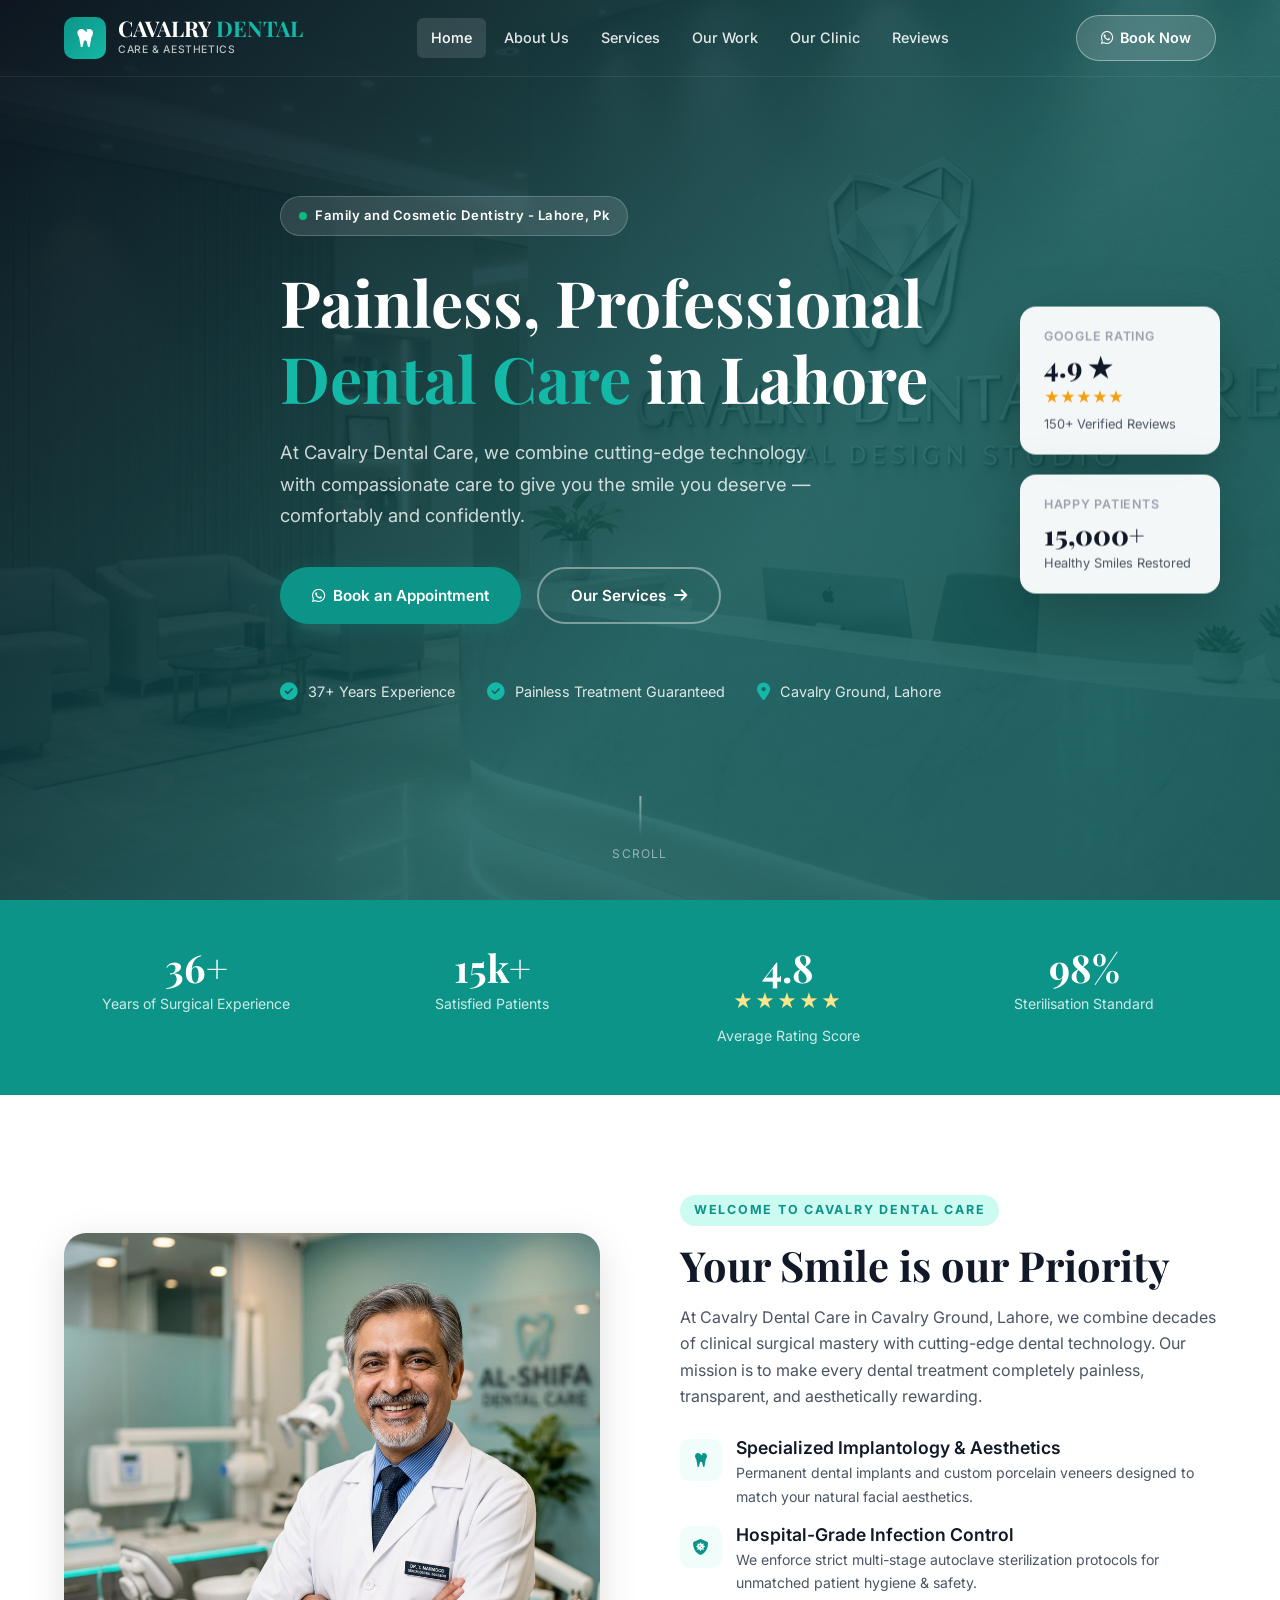
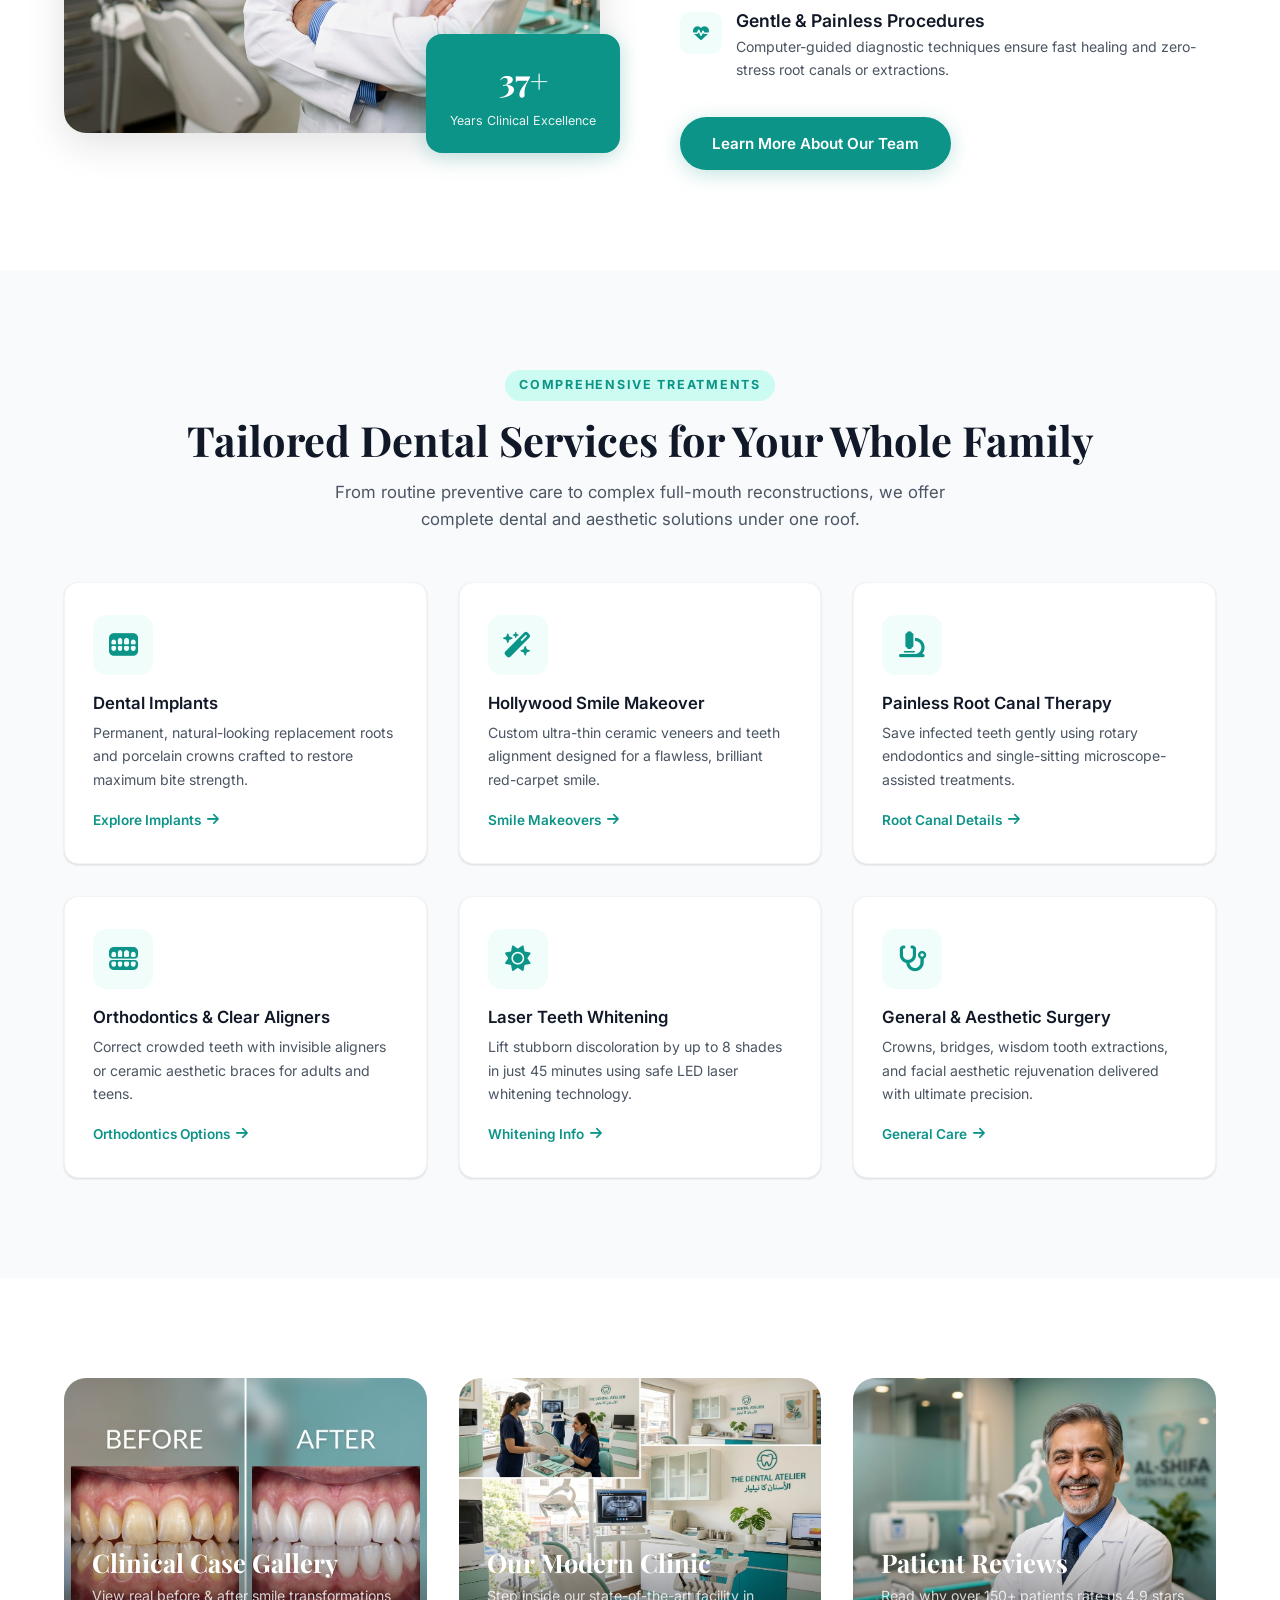
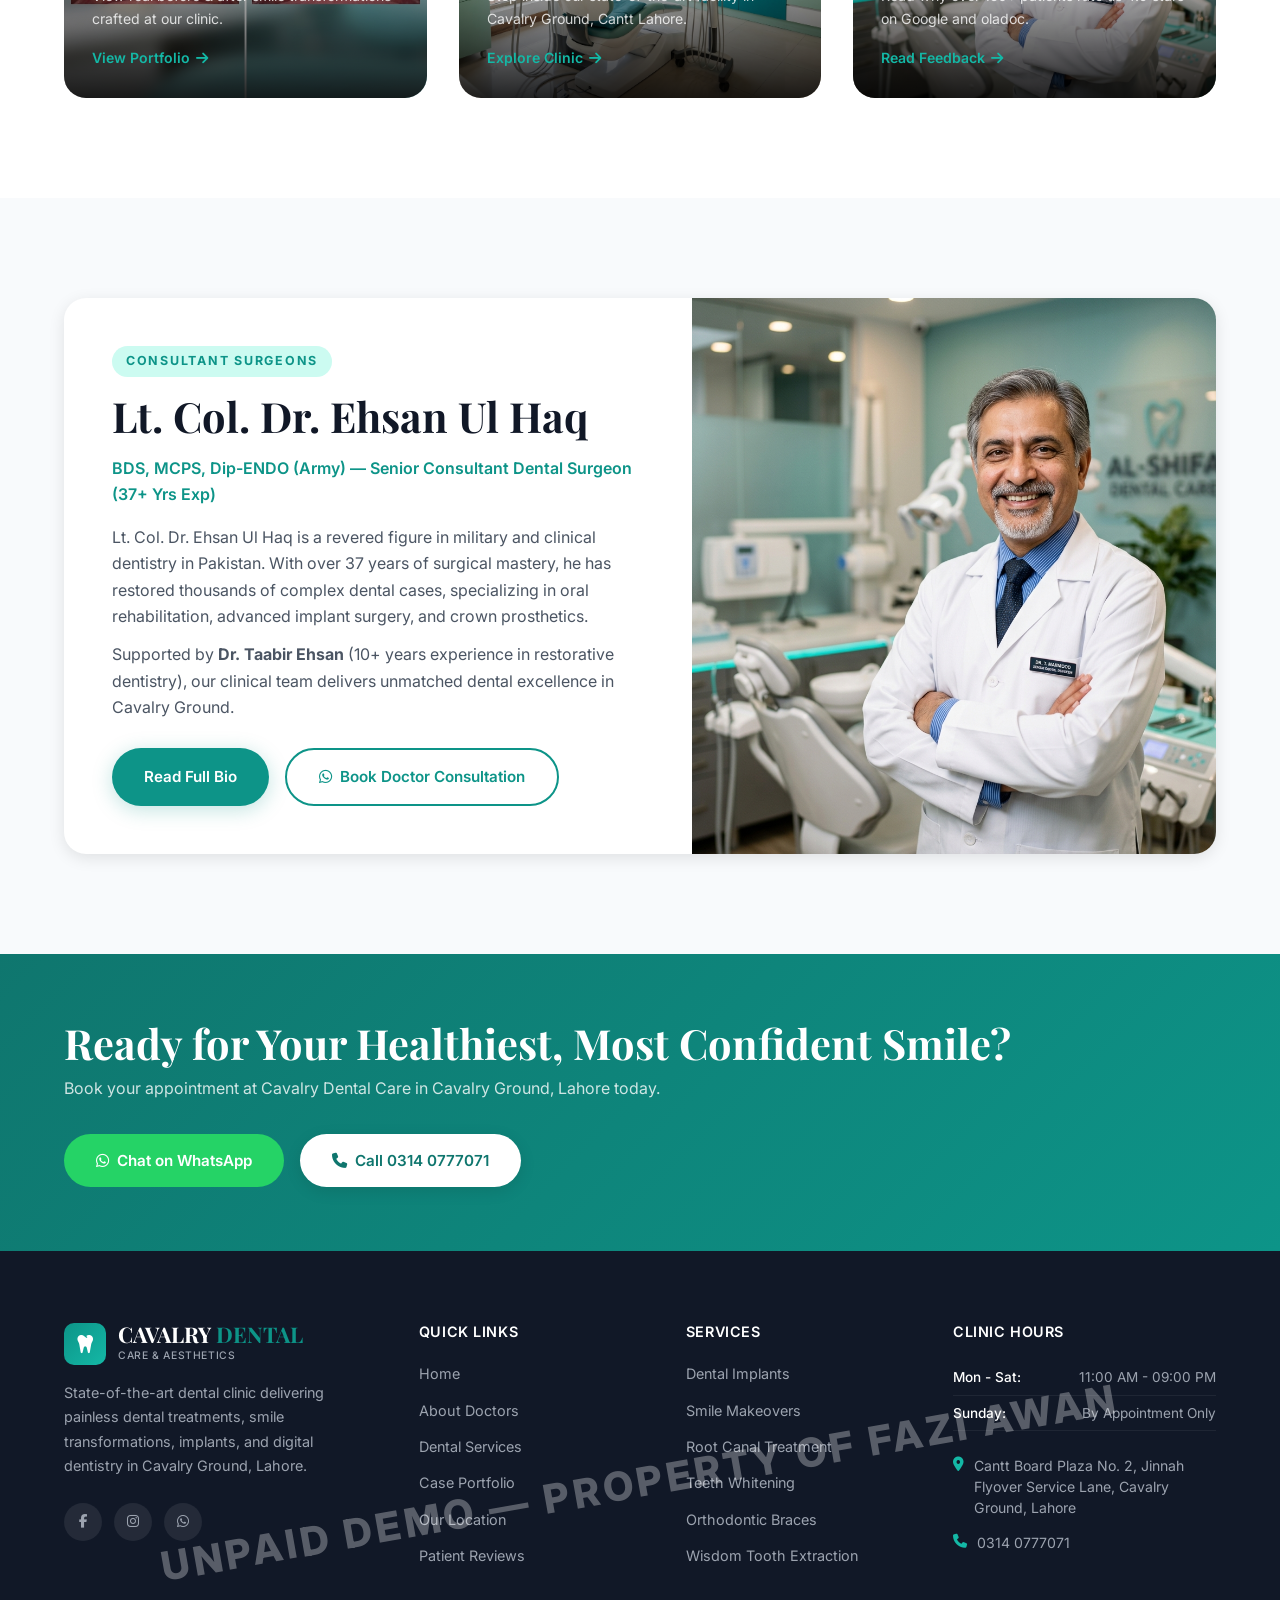
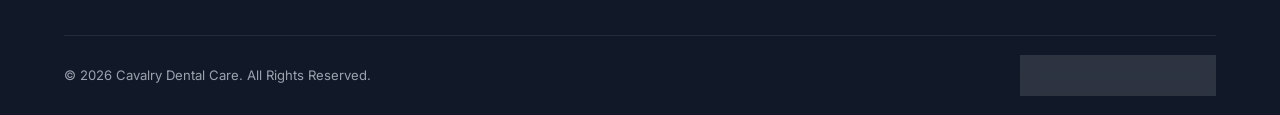
<file: index.html>
<!DOCTYPE html>
<html lang="en">
<head>
  <meta charset="UTF-8" />
  <meta name="viewport" content="width=device-width, initial-scale=1.0" />
  <title>Cavalry Dental Care Lahore — Best Dentist in Cavalry Ground | Dr. Ehsan Ul Haq</title>
  <meta name="description" content="Cavalry Dental Care in Cavalry Ground, Lahore offers painless, high-tech dental care & smile design. Led by Lt. Col. Dr. Ehsan Ul Haq & Dr. Taabir Ehsan. 4.9★ rated. Book your appointment today." />
  <meta name="keywords" content="best dentist Lahore, dentist Cavalry Ground, Cavalry Dental Care, dental implants Lahore, smile makeover Lahore, Dr Ehsan Ul Haq, root canal Lahore" />
  <meta property="og:title" content="Cavalry Dental Care Lahore — Premium Dental Care & Aesthetics" />
  <meta property="og:description" content="Painless, high-tech dental care in Cavalry Ground, Lahore. 4.9★ rated. Book your consultation now." />
  <meta property="og:type" content="website" />
  <link rel="preconnect" href="https://fonts.googleapis.com" />
  <link rel="preconnect" href="https://fonts.gstatic.com" crossorigin />
  <link href="https://fonts.googleapis.com/css2?family=Inter:wght@300;400;500;600;700;800&family=Playfair+Display:wght@400;600;700&display=swap" rel="stylesheet" />
  <link rel="stylesheet" href="style.css" />
  <link rel="stylesheet" href="https://cdnjs.cloudflare.com/ajax/libs/font-awesome/6.5.0/css/all.min.css" />
  <style>
    .hero {
      position: relative;
      min-height: 100vh;
      display: flex;
      align-items: center;
      overflow: hidden;
      background: var(--gray-900);
    }
    .hero-bg {
      position: absolute;
      inset: 0;
      background-image: url('assets/cavalry%20photo.jfif');
      background-size: cover;
      background-position: center;
      opacity: .28;
    }
    .hero-overlay {
      position: absolute;
      inset: 0;
      background: linear-gradient(135deg,
        rgba(11,20,30,.92) 0%,
        rgba(13,148,136,.45) 60%,
        rgba(15,118,110,.6) 100%);
    }
    .hero-content {
      position: relative;
      z-index: 2;
      max-width: 720px;
    }
    .hero-badge {
      display: inline-flex;
      align-items: center;
      gap: 8px;
      background: rgba(255,255,255,.12);
      backdrop-filter: blur(8px);
      border: 1px solid rgba(255,255,255,.2);
      color: #fff;
      padding: 8px 18px;
      border-radius: 50px;
      font-size: .82rem;
      font-weight: 600;
      margin-bottom: 28px;
      letter-spacing: .04em;
    }
    .hero-badge .dot {
      width: 8px; height: 8px;
      background: #10b981;
      border-radius: 50%;
      animation: pulse 1.5s infinite;
    }
    .hero h1 {
      color: #fff;
      margin-bottom: 20px;
      font-size: clamp(2.4rem, 5.5vw, 4rem);
    }
    .hero h1 span { color: var(--teal-light); }
    .hero .hero-sub {
      color: rgba(255,255,255,.8);
      font-size: 1.15rem;
      max-width: 540px;
      margin-bottom: 36px;
      line-height: 1.7;
    }
    .hero-btns {
      display: flex;
      gap: 16px;
      flex-wrap: wrap;
      margin-bottom: 56px;
    }
    .hero-trust {
      display: flex;
      gap: 32px;
      flex-wrap: wrap;
    }
    .hero-trust-item {
      display: flex;
      align-items: center;
      gap: 10px;
      color: rgba(255,255,255,.85);
      font-size: .9rem;
    }
    .hero-trust-item i { color: var(--teal-light); font-size: 1.1rem; }

    .hero-float {
      position: absolute;
      right: 60px; top: 50%;
      transform: translateY(-50%);
      z-index: 3;
      display: flex;
      flex-direction: column;
      gap: 20px;
    }
    .scroll-cue {
      position: absolute;
      bottom: 36px; left: 50%;
      transform: translateX(-50%);
      z-index: 3;
      display: flex;
      flex-direction: column;
      align-items: center;
      gap: 8px;
      color: rgba(255,255,255,.5);
      font-size: .75rem;
      letter-spacing: .1em;
    }
    .scroll-cue-line {
      width: 2px; height: 40px;
      background: linear-gradient(to bottom, rgba(255,255,255,.5), transparent);
      animation: scrollLine 1.8s infinite;
    }
    @keyframes scrollLine {
      0%   { height: 0; opacity: 1; }
      100% { height: 40px; opacity: 0; }
    }
    .hero-stat-card {
      background: rgba(255,255,255,.95);
      backdrop-filter: blur(12px);
      border-radius: 16px;
      padding: 20px 24px;
      min-width: 200px;
      box-shadow: 0 20px 60px rgba(0,0,0,.25);
      animation: float 4s ease-in-out infinite;
    }
    .hero-stat-card:nth-child(2) { animation-delay: .8s; }
    @keyframes float {
      0%, 100% { transform: translateY(0); }
      50%       { transform: translateY(-10px); }
    }
    .hero-stat-card .card-label { font-size: .78rem; font-weight: 600; color: var(--gray-400); letter-spacing: .06em; text-transform: uppercase; margin-bottom: 6px; }
    .hero-stat-card .card-value { font-size: 1.7rem; font-weight: 800; color: var(--gray-900); line-height: 1; font-family: 'Playfair Display', serif; }
    .hero-stat-card .card-stars { color: var(--gold); font-size: .95rem; margin-top: 4px; }
    .hero-stat-card .card-sub { font-size: .8rem; color: var(--gray-600); margin-top: 4px; }

    .intro-grid {
      display: grid;
      grid-template-columns: 1fr 1fr;
      gap: 80px;
      align-items: center;
    }
    .intro-img-wrap { position: relative; }
    .intro-img-wrap img {
      width: 100%;
      height: 500px;
      object-fit: cover;
      border-radius: var(--radius-lg);
      box-shadow: var(--shadow-lg);
    }
    .intro-badge-float {
      position: absolute;
      bottom: -20px; right: -20px;
      background: var(--teal);
      color: #fff;
      border-radius: 16px;
      padding: 20px 24px;
      box-shadow: var(--shadow-teal);
      text-align: center;
      min-width: 130px;
    }
    .intro-badge-float .num { font-size: 2rem; font-weight: 800; display: block; font-family: 'Playfair Display', serif; }
    .intro-badge-float .txt { font-size: .78rem; opacity: .9; }
    .intro-features { display: flex; flex-direction: column; gap: 16px; margin: 28px 0 36px; }
    .intro-feature { display: flex; gap: 14px; align-items: flex-start; }
    .intro-feature-icon {
      width: 42px; height: 42px;
      border-radius: 10px;
      background: var(--teal-bg);
      display: flex; align-items: center; justify-content: center;
      color: var(--teal);
      font-size: 1rem; flex-shrink: 0; margin-top: 2px;
    }
    .intro-feature h4 { margin-bottom: 3px; }
    .intro-feature p { font-size: .88rem; margin: 0; }

    .service-prev-card {
      background: #fff;
      border-radius: var(--radius);
      padding: 32px 28px;
      border: 1px solid var(--gray-100);
      box-shadow: var(--shadow-sm);
      transition: transform var(--transition), box-shadow var(--transition), border-color var(--transition);
      display: flex;
      flex-direction: column;
    }
    .service-prev-card:hover {
      transform: translateY(-8px);
      box-shadow: 0 20px 50px rgba(13,148,136,.12);
      border-color: var(--teal-pale);
    }
    .service-prev-card .service-icon { margin-bottom: 18px; }
    .service-prev-card h4 { margin-bottom: 8px; font-size: 1.05rem; }
    .service-prev-card p { font-size: .88rem; flex: 1; }
    .service-prev-card .card-link {
      display: inline-flex;
      align-items: center;
      gap: 6px;
      color: var(--teal);
      font-size: .85rem;
      font-weight: 600;
      margin-top: 18px;
      transition: gap var(--transition);
    }
    .service-prev-card:hover .card-link { gap: 10px; }

    .quick-card {
      position: relative;
      border-radius: var(--radius-lg);
      overflow: hidden;
      height: 320px;
      display: flex;
      align-items: flex-end;
      cursor: pointer;
    }
    .quick-card img {
      position: absolute; inset: 0;
      width: 100%; height: 100%;
      object-fit: cover;
      transition: transform .5s ease;
    }
    .quick-card:hover img { transform: scale(1.06); }
    .quick-card-overlay {
      position: relative; z-index: 2;
      padding: 28px;
      background: linear-gradient(to top, rgba(0,0,0,.85) 0%, rgba(0,0,0,.3) 60%, transparent 100%);
      width: 100%; color: #fff;
    }
    .quick-card-overlay h3 { color: #fff; margin-bottom: 6px; }
    .quick-card-overlay p { color: rgba(255,255,255,.8); font-size: .88rem; margin-bottom: 14px; }
    .quick-card-overlay .btn-link { color: var(--teal-light); font-weight: 600; font-size: .88rem; display: inline-flex; align-items: center; gap: 6px; }

    .doctor-card {
      background: #fff;
      border-radius: var(--radius-lg);
      overflow: hidden;
      box-shadow: var(--shadow-md);
      display: grid;
      grid-template-columns: 1.2fr 1fr;
      align-items: center;
    }
    .doctor-info { padding: 48px; }
    .doctor-img { height: 100%; min-height: 400px; }
    .doctor-img img { width: 100%; height: 100%; object-fit: cover; }
    
    @media (max-width: 1024px) {
      .hero-float { display: none; }
      .intro-grid { grid-template-columns: 1fr; gap: 40px; }
      .doctor-card { grid-template-columns: 1fr; }
    }

    @media (max-width: 768px) {
      .hero {
        min-height: auto;
        align-items: flex-start;
        padding: 130px 0 70px;
      }
      .hero-badge {
        font-size: .72rem;
        padding: 8px 14px;
        border-radius: 14px;
        line-height: 1.45;
        margin-bottom: 20px;
        max-width: 100%;
        text-align: left;
        flex-wrap: wrap;
        justify-content: flex-start;
      }
      .hero .hero-sub {
        font-size: 1rem;
        margin-bottom: 28px;
      }
      .hero-btns {
        flex-direction: column;
        width: 100%;
        margin-bottom: 40px;
      }
      .hero-btns .btn {
        width: 100%;
        justify-content: center;
        padding: 13px 24px;
        white-space: normal;
        text-align: center;
      }
      .hero-trust {
        flex-direction: column;
        gap: 12px;
      }
      .intro-badge-float { right: 8px; bottom: -16px; }
      .doctor-card .doctor-img { min-height: 320px; }
      .doctor-info { padding: 32px 24px; }
    }
  </style>
</head>
<body>

  <!-- SITE HEADER -->
  <header class="site-header transparent" id="site-header" data-transparent="true">
    <div class="container nav-inner">
      <a href="index.html" class="nav-logo">
        <div class="nav-logo-icon"><i class="fa-solid fa-tooth"></i></div>
        <div>
          <div class="nav-logo-text">CAVALRY <span>DENTAL</span></div>
          <span class="nav-logo-sub">CARE & AESTHETICS</span>
        </div>
      </a>
      <nav class="nav-links">
        <a href="index.html" class="active">Home</a>
        <a href="about.html">About Us</a>
        <a href="services.html">Services</a>
        <a href="work.html">Our Work</a>
        <a href="office.html">Our Clinic</a>
        <a href="testimonials.html">Reviews</a>
      </nav>
      <div class="nav-right">
        <a href="https://wa.me/923140777071?text=Hello!%20I%20would%20like%20to%20book%20an%20appointment%20at%20Cavalry%20Dental%20Care." class="nav-cta btn-whatsapp" target="_blank"><i class="fa-brands fa-whatsapp"></i> Book Now</a>
      </div>
      <button class="nav-toggle" id="nav-toggle" aria-label="Toggle navigation">
        <span></span><span></span><span></span>
      </button>
    </div>
  </header>

  <!-- MOBILE MENU -->
  <div class="mobile-menu" id="mobile-menu">
    <a href="index.html" class="active">Home</a>
    <a href="about.html">About Us</a>
    <a href="services.html">Services</a>
    <a href="work.html">Our Work</a>
    <a href="office.html">Our Clinic</a>
    <a href="testimonials.html">Reviews</a>
    <a href="https://wa.me/923140777071?text=Hello!%20I%20would%20like%20to%20book%20an%20appointment." class="nav-cta" target="_blank"><i class="fa-brands fa-whatsapp"></i> Book via WhatsApp</a>
  </div>

  <!-- HERO SECTION -->
  <section class="hero">
    <div class="hero-bg"></div>
    <div class="hero-overlay"></div>
    <div class="container">
      <div class="hero-content fade-in">
        <div class="hero-badge">
          <span class="dot"></span> Family and Cosmetic Dentistry - Lahore, Pk
        </div>
        <h1>Painless, Professional <span>Dental Care</span> in Lahore</h1>
        <p class="hero-sub">At Cavalry Dental Care, we combine cutting-edge technology with compassionate care to give you the smile you deserve — comfortably and confidently.</p>
        <div class="hero-btns">
          <a href="https://wa.me/923140777071?text=I'd%20like%20to%20schedule%20a%20dental%20consultation" class="btn btn-primary" target="_blank"><i class="fa-brands fa-whatsapp"></i> Book an Appointment</a>
          <a href="services.html" class="btn btn-outline" style="color: #fff; border-color: rgba(255,255,255,0.4);">Our Services <i class="fa-solid fa-arrow-right"></i></a>
        </div>
        <div class="hero-trust">
          <div class="hero-trust-item"><i class="fa-solid fa-circle-check"></i> 37+ Years Experience</div>
          <div class="hero-trust-item"><i class="fa-solid fa-circle-check"></i> Painless Treatment Guaranteed</div>
          <div class="hero-trust-item"><i class="fa-solid fa-location-dot"></i> Cavalry Ground, Lahore</div>
        </div>
      </div>
    </div>

    <!-- Scroll Indicator -->
    <div class="scroll-cue">
      <div class="scroll-cue-line"></div>
      SCROLL
    </div>

    <!-- Floating Stats Cards -->
    <div class="hero-float">
      <div class="hero-stat-card">
        <div class="card-label">Google Rating</div>
        <div class="card-value">4.9 ★</div>
        <div class="card-stars">★★★★★</div>
        <div class="card-sub">150+ Verified Reviews</div>
      </div>
      <div class="hero-stat-card">
        <div class="card-label">Happy Patients</div>
        <div class="card-value">15,000+</div>
        <div class="card-sub">Healthy Smiles Restored</div>
      </div>
    </div>
  </section>

  <!-- STATS STRIP -->
  <section class="stats-strip" id="stats">
    <div class="container">
      <div class="stats-grid">
        <div class="stat-item">
          <div class="number" data-count="37" data-suffix="+">0</div>
          <div class="label">Years of Surgical Experience</div>
        </div>
        <div class="stat-item">
          <div class="number" data-count="15" data-suffix="k+">0</div>
          <div class="label">Satisfied Patients</div>
        </div>
        <div class="stat-item">
          <div class="number" data-count="4.9" data-decimals="1">0</div>
          <div class="stars">★★★★★</div>
          <div class="label">Average Rating Score</div>
        </div>
        <div class="stat-item">
          <div class="number" data-count="100" data-suffix="%">0</div>
          <div class="label">Sterilisation Standard</div>
        </div>
      </div>
    </div>
  </section>

  <!-- INTRO SECTION -->
  <section class="section">
    <div class="container">
      <div class="intro-grid">
        <div class="intro-img-wrap fade-in-left">
          <img src="dr_ehsan.png" alt="Lt. Col. Dr. Ehsan Ul Haq - Cavalry Dental Care" />
          <div class="intro-badge-float">
            <span class="num">37+</span>
            <span class="txt">Years Clinical Excellence</span>
          </div>
        </div>
        <div class="fade-in-right">
          <span class="section-label">Welcome to Cavalry Dental Care</span>
          <h2 class="section-title">Your Smile is our Priority</h2>
          <p>At Cavalry Dental Care in Cavalry Ground, Lahore, we combine decades of clinical surgical mastery with cutting-edge dental technology. Our mission is to make every dental treatment completely painless, transparent, and aesthetically rewarding.</p>
          
          <div class="intro-features">
            <div class="intro-feature">
              <div class="intro-feature-icon"><i class="fa-solid fa-tooth"></i></div>
              <div>
                <h4>Specialized Implantology & Aesthetics</h4>
                <p>Permanent dental implants and custom porcelain veneers designed to match your natural facial aesthetics.</p>
              </div>
            </div>
            <div class="intro-feature">
              <div class="intro-feature-icon"><i class="fa-solid fa-shield-virus"></i></div>
              <div>
                <h4>Hospital-Grade Infection Control</h4>
                <p>We enforce strict multi-stage autoclave sterilization protocols for unmatched patient hygiene & safety.</p>
              </div>
            </div>
            <div class="intro-feature">
              <div class="intro-feature-icon"><i class="fa-solid fa-heart-pulse"></i></div>
              <div>
                <h4>Gentle & Painless Procedures</h4>
                <p>Computer-guided diagnostic techniques ensure fast healing and zero-stress root canals or extractions.</p>
              </div>
            </div>
          </div>

          <a href="about.html" class="btn btn-primary">Learn More About Our Team</a>
        </div>
      </div>
    </div>
  </section>

  <!-- SERVICES PREVIEW SECTION -->
  <section class="section section-alt">
    <div class="container">
      <div class="text-center fade-in">
        <span class="section-label">Comprehensive Treatments</span>
        <h2 class="section-title">Tailored Dental Services for Your Whole Family</h2>
        <p class="section-subtitle">From routine preventive care to complex full-mouth reconstructions, we offer complete dental and aesthetic solutions under one roof.</p>
      </div>

      <div class="grid-3 stagger">
        <div class="service-prev-card fade-in">
          <div class="service-icon"><i class="fa-solid fa-teeth"></i></div>
          <h4>Dental Implants</h4>
          <p>Permanent, natural-looking replacement roots and porcelain crowns crafted to restore maximum bite strength.</p>
          <a href="services.html" class="card-link">Explore Implants <i class="fa-solid fa-arrow-right"></i></a>
        </div>

        <div class="service-prev-card fade-in">
          <div class="service-icon"><i class="fa-solid fa-wand-magic-sparkles"></i></div>
          <h4>Hollywood Smile Makeover</h4>
          <p>Custom ultra-thin ceramic veneers and teeth alignment designed for a flawless, brilliant red-carpet smile.</p>
          <a href="services.html" class="card-link">Smile Makeovers <i class="fa-solid fa-arrow-right"></i></a>
        </div>

        <div class="service-prev-card fade-in">
          <div class="service-icon"><i class="fa-solid fa-microscope"></i></div>
          <h4>Painless Root Canal Therapy</h4>
          <p>Save infected teeth gently using rotary endodontics and single-sitting microscope-assisted treatments.</p>
          <a href="services.html" class="card-link">Root Canal Details <i class="fa-solid fa-arrow-right"></i></a>
        </div>

        <div class="service-prev-card fade-in">
          <div class="service-icon"><i class="fa-solid fa-teeth-open"></i></div>
          <h4>Orthodontics & Clear Aligners</h4>
          <p>Correct crowded teeth with invisible aligners or ceramic aesthetic braces for adults and teens.</p>
          <a href="services.html" class="card-link">Orthodontics Options <i class="fa-solid fa-arrow-right"></i></a>
        </div>

        <div class="service-prev-card fade-in">
          <div class="service-icon"><i class="fa-solid fa-sun"></i></div>
          <h4>Laser Teeth Whitening</h4>
          <p>Lift stubborn discoloration by up to 8 shades in just 45 minutes using safe LED laser whitening technology.</p>
          <a href="services.html" class="card-link">Whitening Info <i class="fa-solid fa-arrow-right"></i></a>
        </div>

        <div class="service-prev-card fade-in">
          <div class="service-icon"><i class="fa-solid fa-stethoscope"></i></div>
          <h4>General & Aesthetic Surgery</h4>
          <p>Crowns, bridges, wisdom tooth extractions, and facial aesthetic rejuvenation delivered with ultimate precision.</p>
          <a href="services.html" class="card-link">General Care <i class="fa-solid fa-arrow-right"></i></a>
        </div>
      </div>
    </div>
  </section>

  <!-- QUICK LINKS (WORK / OFFICE / REVIEWS) -->
  <section class="section">
    <div class="container">
      <div class="grid-3">
        <div class="quick-card fade-in" onclick="location.href='work.html'">
          <img src="smile_makeover.png" alt="Clinical Work Showcase" />
          <div class="quick-card-overlay">
            <h3>Clinical Case Gallery</h3>
            <p>View real before & after smile transformations crafted at our clinic.</p>
            <span class="btn-link">View Portfolio <i class="fa-solid fa-arrow-right"></i></span>
          </div>
        </div>

        <div class="quick-card fade-in" onclick="location.href='office.html'">
          <img src="clinic_interior.png" alt="Cavalry Dental Care Office" />
          <div class="quick-card-overlay">
            <h3>Our Modern Clinic</h3>
            <p>Step inside our state-of-the-art facility in Cavalry Ground, Cantt Lahore.</p>
            <span class="btn-link">Explore Clinic <i class="fa-solid fa-arrow-right"></i></span>
          </div>
        </div>

        <div class="quick-card fade-in" onclick="location.href='testimonials.html'">
          <img src="dr_ehsan.png" alt="Patient Reviews" />
          <div class="quick-card-overlay">
            <h3>Patient Reviews</h3>
            <p>Read why over 150+ patients rate us 4.9 stars on Google and oladoc.</p>
            <span class="btn-link">Read Feedback <i class="fa-solid fa-arrow-right"></i></span>
          </div>
        </div>
      </div>
    </div>
  </section>

  <!-- DOCTOR SNAPSHOT SECTION -->
  <section class="section section-alt">
    <div class="container">
      <div class="doctor-card fade-in">
        <div class="doctor-info">
          <span class="section-label">Consultant Surgeons</span>
          <h2 class="section-title">Lt. Col. Dr. Ehsan Ul Haq</h2>
          <p style="font-weight: 600; color: var(--teal); margin-bottom: 16px;">BDS, MCPS, Dip-ENDO (Army) — Senior Consultant Dental Surgeon (37+ Yrs Exp)</p>
          <p>Lt. Col. Dr. Ehsan Ul Haq is a revered figure in military and clinical dentistry in Pakistan. With over 37 years of surgical mastery, he has restored thousands of complex dental cases, specializing in oral rehabilitation, advanced implant surgery, and crown prosthetics.</p>
          <p style="margin-top: 12px;">Supported by <strong>Dr. Taabir Ehsan</strong> (10+ years experience in restorative dentistry), our clinical team delivers unmatched dental excellence in Cavalry Ground.</p>
          
          <div style="margin-top: 28px; display: flex; gap: 16px; flex-wrap: wrap;">
            <a href="about.html" class="btn btn-primary">Read Full Bio</a>
            <a href="https://wa.me/923140777071?text=I'd%20like%20to%20book%20a%20consultation%20with%20Dr.%20Ehsan" class="btn btn-outline" target="_blank"><i class="fa-brands fa-whatsapp"></i> Book Doctor Consultation</a>
          </div>
        </div>
        <div class="doctor-img">
          <img src="dr_ehsan.png" alt="Lt. Col. Dr. Ehsan Ul Haq" />
        </div>
      </div>
    </div>
  </section>

  <!-- CONTACT STRIP -->
  <section class="contact-strip">
    <div class="container">
      <div class="contact-strip-inner">
        <div>
          <h2>Ready for Your Healthiest, Most Confident Smile?</h2>
          <p>Book your appointment at Cavalry Dental Care in Cavalry Ground, Lahore today.</p>
        </div>
        <div class="contact-strip-btns">
          <a href="https://wa.me/923140777071?text=Hello!%20I'd%20like%20to%20book%20an%20appointment." class="btn btn-whatsapp" target="_blank"><i class="fa-brands fa-whatsapp"></i> Chat on WhatsApp</a>
          <a href="tel:+923140777071" class="btn btn-white"><i class="fa-solid fa-phone"></i> Call 0314 0777071</a>
        </div>
      </div>
    </div>
  </section>

  <!-- FOOTER -->
  <footer class="site-footer">
    <div class="container">
      <div class="footer-grid">
        <div class="footer-brand">
          <a href="index.html" class="nav-logo">
            <div class="nav-logo-icon"><i class="fa-solid fa-tooth"></i></div>
            <div>
              <div class="nav-logo-text">CAVALRY <span>DENTAL</span></div>
              <span class="nav-logo-sub">CARE & AESTHETICS</span>
            </div>
          </a>
          <p>State-of-the-art dental clinic delivering painless dental treatments, smile transformations, implants, and digital dentistry in Cavalry Ground, Lahore.</p>
          <div class="footer-social">
            <a href="https://facebook.com" target="_blank" aria-label="Facebook"><i class="fa-brands fa-facebook-f"></i></a>
            <a href="https://instagram.com" target="_blank" aria-label="Instagram"><i class="fa-brands fa-instagram"></i></a>
            <a href="https://wa.me/923140777071" target="_blank" aria-label="WhatsApp"><i class="fa-brands fa-whatsapp"></i></a>
          </div>
        </div>

        <div class="footer-col">
          <h4>Quick Links</h4>
          <ul>
            <li><a href="index.html">Home</a></li>
            <li><a href="about.html">About Doctors</a></li>
            <li><a href="services.html">Dental Services</a></li>
            <li><a href="work.html">Case Portfolio</a></li>
            <li><a href="office.html">Our Location</a></li>
            <li><a href="testimonials.html">Patient Reviews</a></li>
          </ul>
        </div>

        <div class="footer-col">
          <h4>Services</h4>
          <ul>
            <li><a href="services.html">Dental Implants</a></li>
            <li><a href="services.html">Smile Makeovers</a></li>
            <li><a href="services.html">Root Canal Treatment</a></li>
            <li><a href="services.html">Teeth Whitening</a></li>
            <li><a href="services.html">Orthodontic Braces</a></li>
            <li><a href="services.html">Wisdom Tooth Extraction</a></li>
          </ul>
        </div>

        <div class="footer-col">
          <h4>Clinic Hours</h4>
          <div class="footer-hours-row"><span>Mon - Sat:</span> <span>11:00 AM - 09:00 PM</span></div>
          <div class="footer-hours-row"><span>Sunday:</span> <span>By Appointment Only</span></div>
          
          <div style="margin-top: 24px;">
            <div class="footer-contact-item">
              <i class="fa-solid fa-location-dot icon"></i>
              <span>Cantt Board Plaza No. 2, Jinnah Flyover Service Lane, Cavalry Ground, Lahore</span>
            </div>
            <div class="footer-contact-item">
              <i class="fa-solid fa-phone icon"></i>
              <span>0314 0777071</span>
            </div>
          </div>
        </div>
      </div>

      <div class="footer-bottom footer-bottom-split">
        <div>© 2026 Cavalry Dental Care. All Rights Reserved.</div>
        <p class="footer-credit"><span class="dot"></span> Built by <a href="https://fazi-awan-portfolio.vercel.app/" target="_blank" rel="noopener">Fazi Awan <i class="fa-solid fa-arrow-up-right-from-square"></i></a></p>
      </div>
    </div>
  </footer>

  <script src="shared.js"></script>
</body>
</html>
</file>
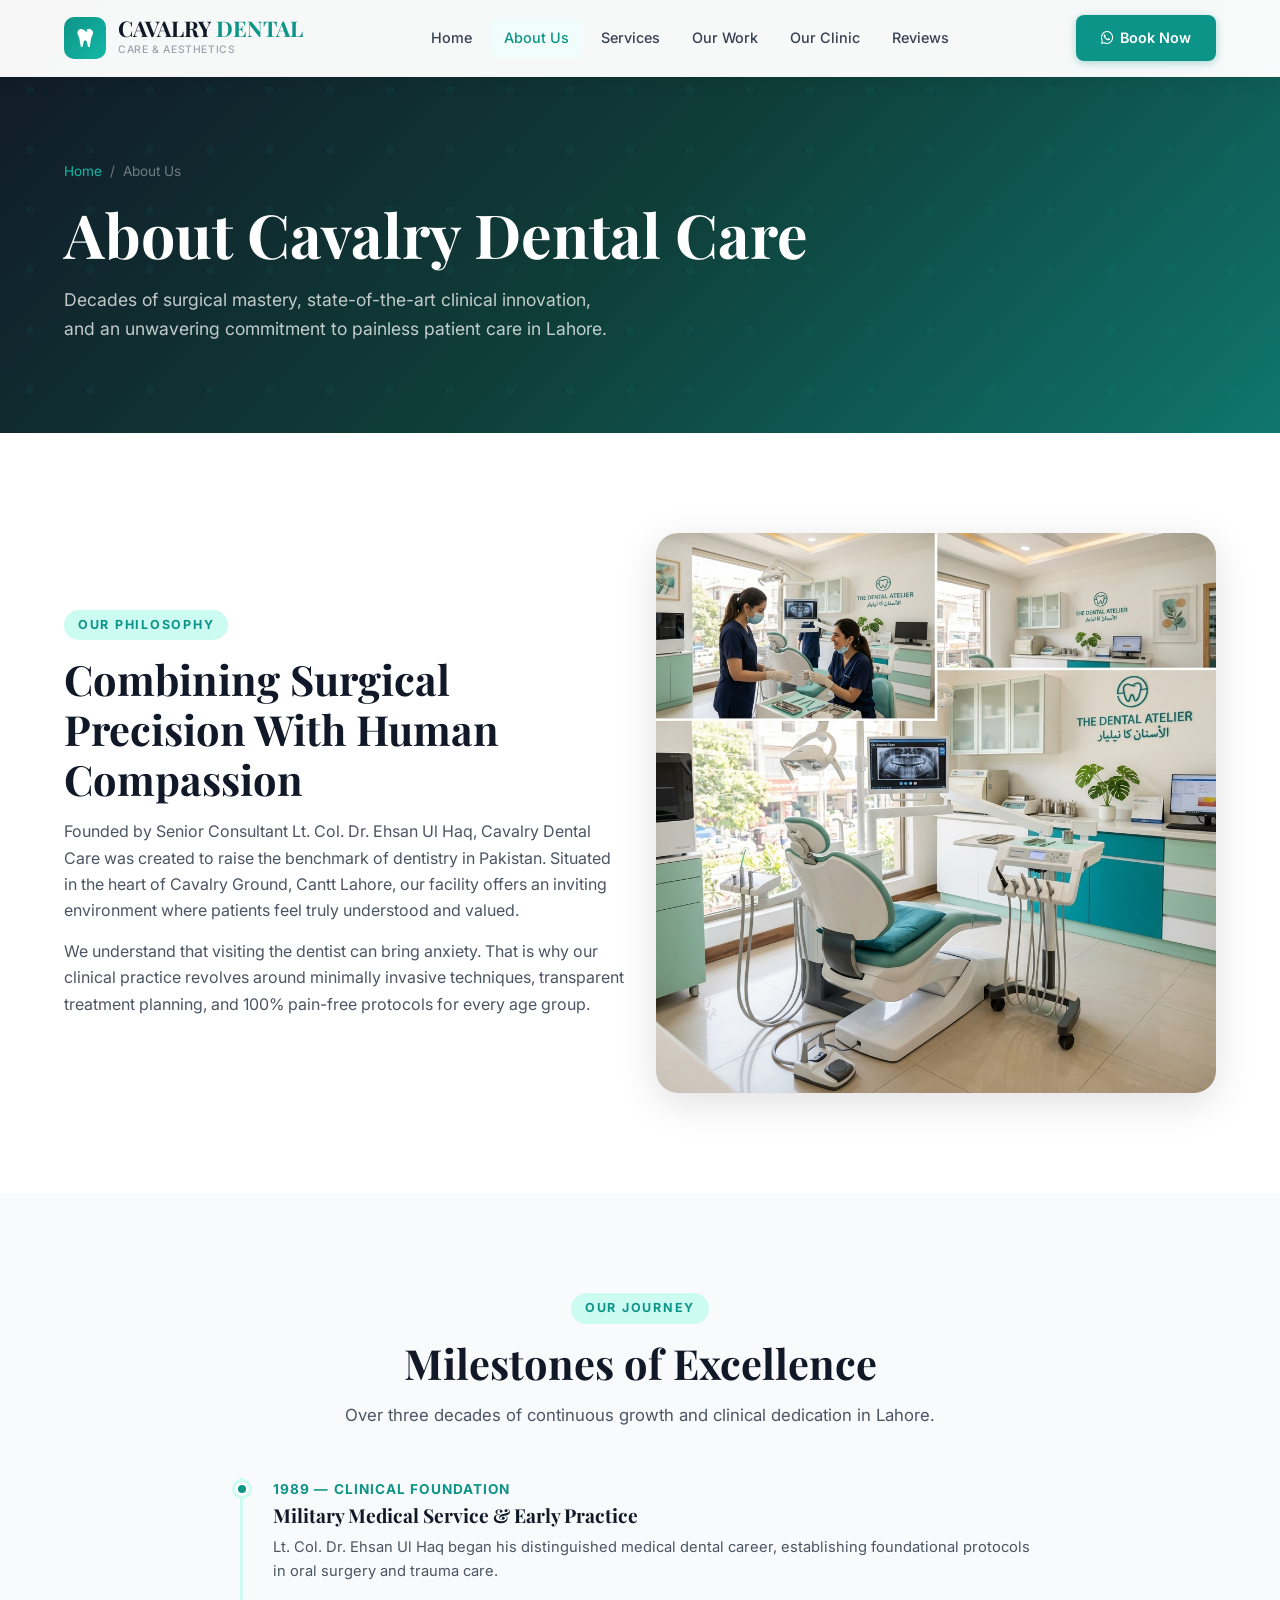
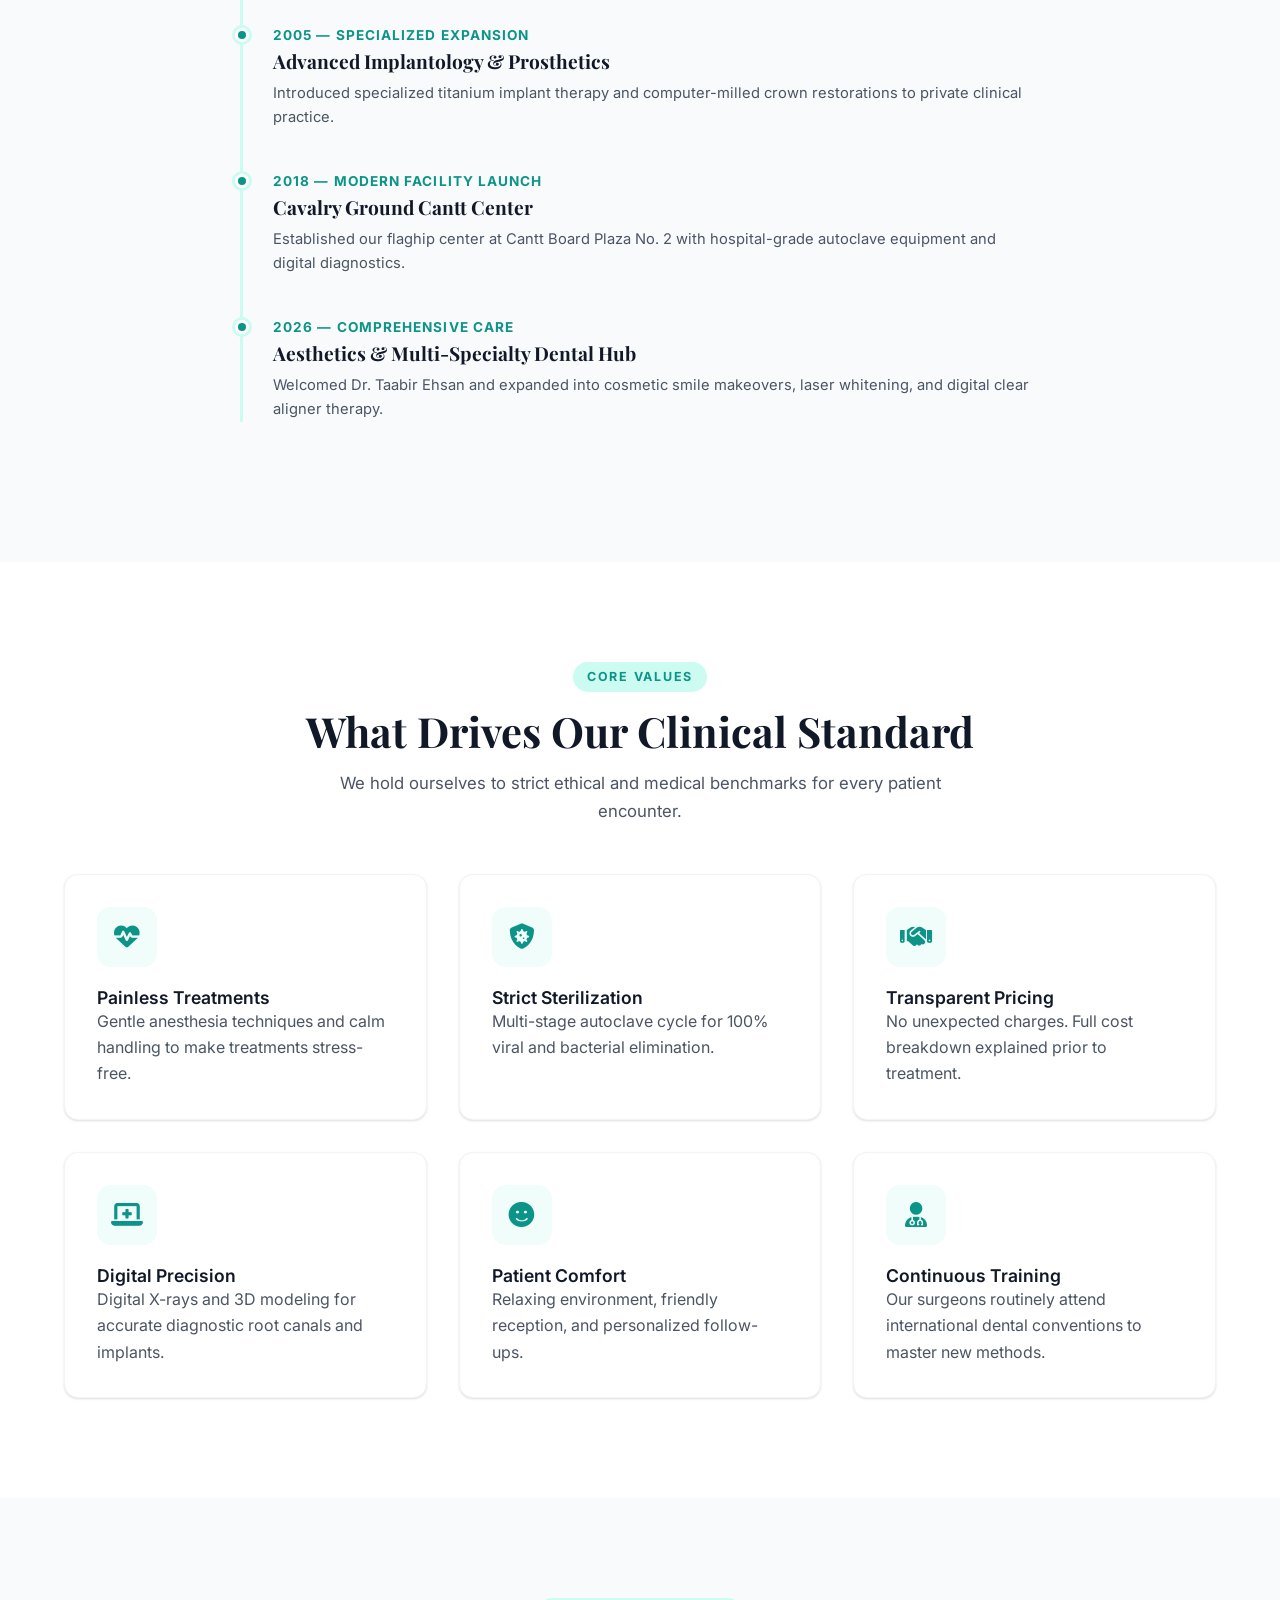
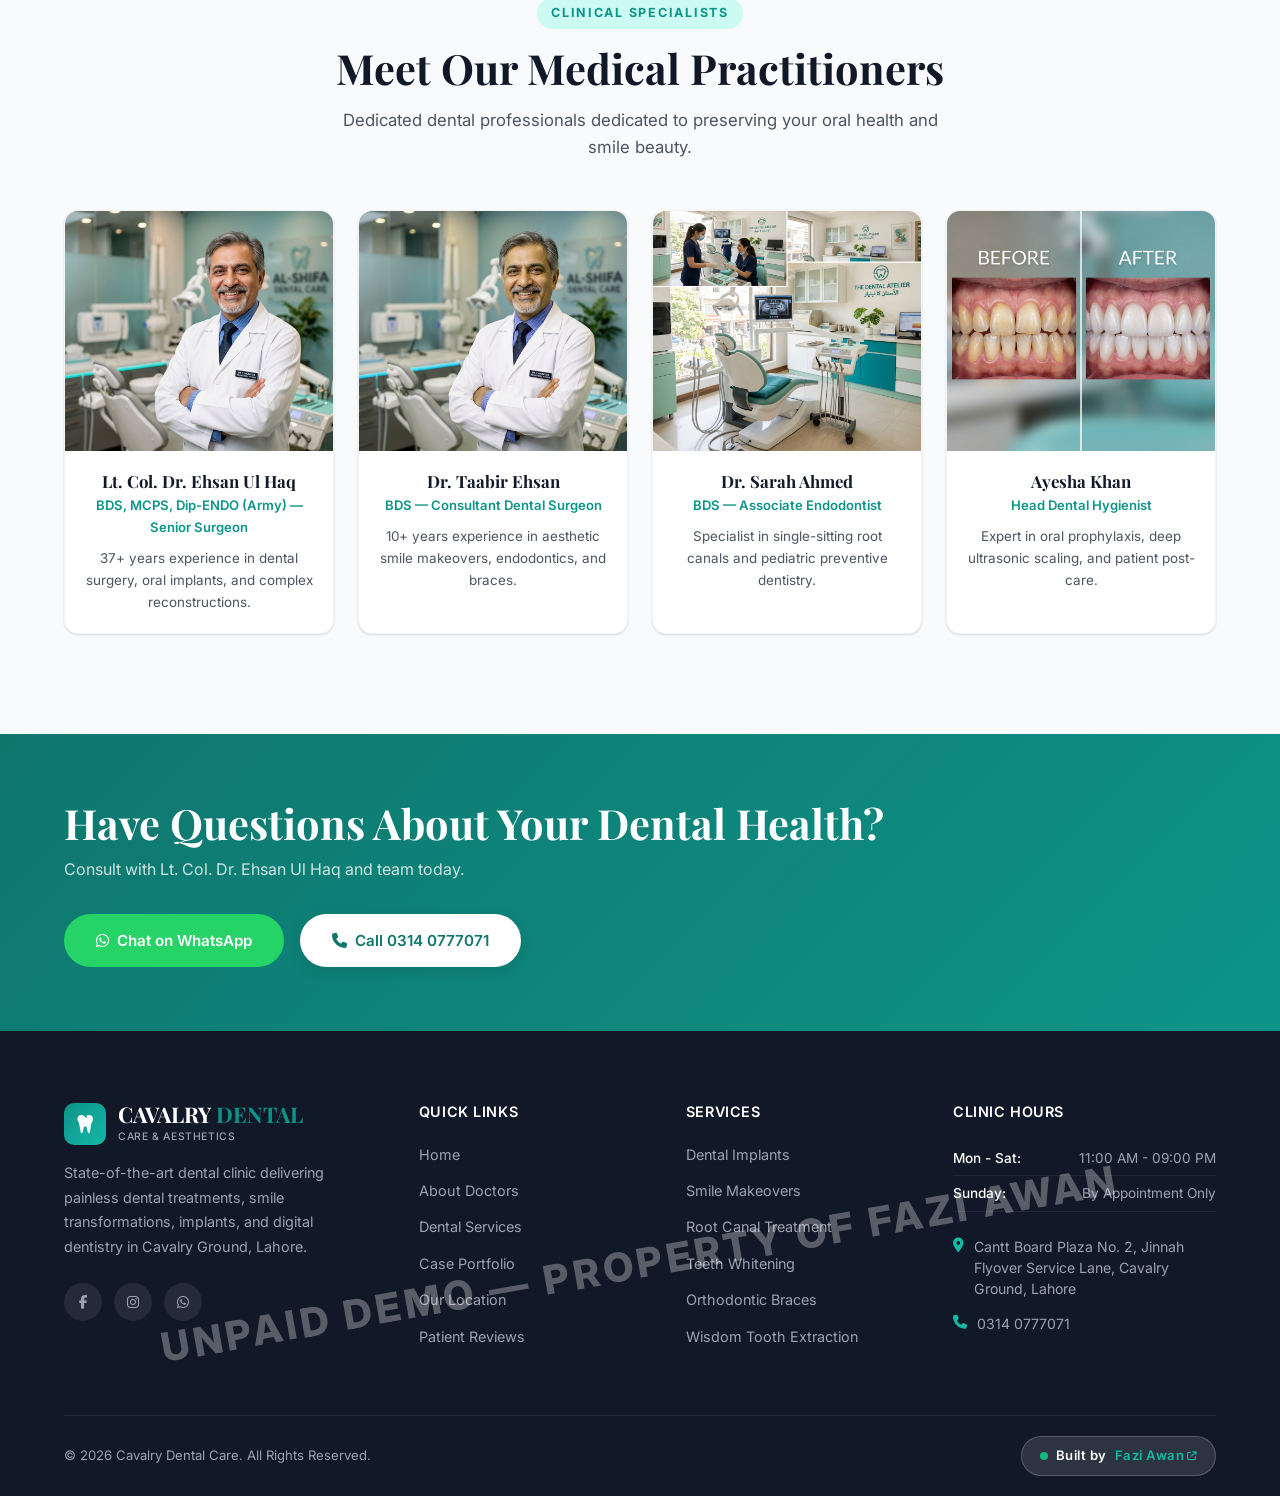
<file: about.html>
<!DOCTYPE html>
<html lang="en">
<head>
  <meta charset="UTF-8" />
  <meta name="viewport" content="width=device-width, initial-scale=1.0" />
  <title>About Cavalry Dental Care — Lt. Col. Dr. Ehsan Ul Haq & Team | Lahore</title>
  <meta name="description" content="Learn about Cavalry Dental Care in Cavalry Ground, Lahore. Founded by Lt. Col. Dr. Ehsan Ul Haq (37+ yrs exp) and Dr. Taabir Ehsan. Dedicated to painless, world-class dental excellence." />
  <link rel="preconnect" href="https://fonts.googleapis.com" />
  <link rel="preconnect" href="https://fonts.gstatic.com" crossorigin />
  <link href="https://fonts.googleapis.com/css2?family=Inter:wght@300;400;500;600;700;800&family=Playfair+Display:wght@400;600;700&display=swap" rel="stylesheet" />
  <link rel="stylesheet" href="style.css" />
  <link rel="stylesheet" href="https://cdnjs.cloudflare.com/ajax/libs/font-awesome/6.5.0/css/all.min.css" />
  <style>
    .timeline {
      position: relative;
      max-width: 800px;
      margin: 40px auto 0;
      padding-left: 30px;
      border-left: 3px solid var(--teal-pale);
    }
    .timeline-item {
      position: relative;
      margin-bottom: 40px;
    }
    .timeline-item::before {
      content: '';
      position: absolute;
      left: -38px; top: 4px;
      width: 14px; height: 14px;
      border-radius: 50%;
      background: var(--teal);
      border: 3px solid #fff;
      box-shadow: 0 0 0 3px var(--teal-pale);
    }
    .timeline-year {
      font-size: .85rem; font-weight: 700; color: var(--teal);
      text-transform: uppercase; letter-spacing: .08em; margin-bottom: 4px;
    }
    .timeline-title { font-size: 1.2rem; margin-bottom: 8px; }
    .timeline-desc { font-size: .92rem; color: var(--gray-600); }

    .team-grid {
      display: grid;
      grid-template-columns: repeat(4, 1fr);
      gap: 24px;
      margin-top: 40px;
    }
    .team-card {
      background: #fff;
      border-radius: var(--radius);
      overflow: hidden;
      border: 1px solid var(--gray-100);
      box-shadow: var(--shadow-sm);
      text-align: center;
      transition: transform var(--transition), box-shadow var(--transition);
    }
    .team-card:hover { transform: translateY(-6px); box-shadow: var(--shadow-lg); }
    .team-img { height: 240px; overflow: hidden; background: var(--gray-100); }
    .team-img img { width: 100%; height: 100%; object-fit: cover; }
    .team-info { padding: 20px; }
    .team-name { font-size: 1.05rem; margin-bottom: 4px; }
    .team-role { font-size: .82rem; color: var(--teal); font-weight: 600; margin-bottom: 8px; }
    .team-bio { font-size: .84rem; color: var(--gray-600); }

    @media (max-width: 900px) {
      .team-grid { grid-template-columns: repeat(2, 1fr); }
    }
    @media (max-width: 500px) {
      .team-grid { grid-template-columns: 1fr; }
    }
  </style>
</head>
<body>

  <!-- SITE HEADER -->
  <header class="site-header scrolled" id="site-header">
    <div class="container nav-inner">
      <a href="index.html" class="nav-logo">
        <div class="nav-logo-icon"><i class="fa-solid fa-tooth"></i></div>
        <div>
          <div class="nav-logo-text">CAVALRY <span>DENTAL</span></div>
          <span class="nav-logo-sub">CARE & AESTHETICS</span>
        </div>
      </a>
      <nav class="nav-links">
        <a href="index.html">Home</a>
        <a href="about.html" class="active">About Us</a>
        <a href="services.html">Services</a>
        <a href="work.html">Our Work</a>
        <a href="office.html">Our Clinic</a>
        <a href="testimonials.html">Reviews</a>
      </nav>
      <div class="nav-right">
        <a href="https://wa.me/923140777071?text=Hello!%20I%20would%20like%20to%20book%20an%20appointment." class="nav-cta btn-whatsapp" target="_blank"><i class="fa-brands fa-whatsapp"></i> Book Now</a>
      </div>
      <button class="nav-toggle" id="nav-toggle" aria-label="Toggle navigation">
        <span></span><span></span><span></span>
      </button>
    </div>
  </header>

  <!-- MOBILE MENU -->
  <div class="mobile-menu" id="mobile-menu">
    <a href="index.html">Home</a>
    <a href="about.html" class="active">About Us</a>
    <a href="services.html">Services</a>
    <a href="work.html">Our Work</a>
    <a href="office.html">Our Clinic</a>
    <a href="testimonials.html">Reviews</a>
    <a href="https://wa.me/923140777071?text=Hello!%20I%20would%20like%20to%20book%20an%20appointment." class="nav-cta" target="_blank"><i class="fa-brands fa-whatsapp"></i> Book via WhatsApp</a>
  </div>

  <!-- PAGE HERO -->
  <section class="page-hero">
    <div class="container">
      <div class="breadcrumb">
        <a href="index.html">Home</a> <span>/</span> <span>About Us</span>
      </div>
      <h1>About Cavalry Dental Care</h1>
      <p>Decades of surgical mastery, state-of-the-art clinical innovation, and an unwavering commitment to painless patient care in Lahore.</p>
    </div>
  </section>

  <!-- STORY SECTION -->
  <section class="section">
    <div class="container">
      <div class="grid-2" style="align-items: center;">
        <div class="fade-in-left">
          <span class="section-label">Our Philosophy</span>
          <h2 class="section-title">Combining Surgical Precision With Human Compassion</h2>
          <p>Founded by Senior Consultant Lt. Col. Dr. Ehsan Ul Haq, Cavalry Dental Care was created to raise the benchmark of dentistry in Pakistan. Situated in the heart of Cavalry Ground, Cantt Lahore, our facility offers an inviting environment where patients feel truly understood and valued.</p>
          <p style="margin-top: 14px;">We understand that visiting the dentist can bring anxiety. That is why our clinical practice revolves around minimally invasive techniques, transparent treatment planning, and 100% pain-free protocols for every age group.</p>
        </div>
        <div class="fade-in-right">
          <img src="clinic_interior.png" alt="Cavalry Dental Care Interior" style="border-radius: var(--radius-lg); box-shadow: var(--shadow-lg);" />
        </div>
      </div>
    </div>
  </section>

  <!-- TIMELINE SECTION -->
  <section class="section section-alt">
    <div class="container">
      <div class="text-center fade-in">
        <span class="section-label">Our Journey</span>
        <h2 class="section-title">Milestones of Excellence</h2>
        <p class="section-subtitle">Over three decades of continuous growth and clinical dedication in Lahore.</p>
      </div>

      <div class="timeline fade-in">
        <div class="timeline-item">
          <div class="timeline-year">1989 — Clinical Foundation</div>
          <h3 class="timeline-title">Military Medical Service & Early Practice</h3>
          <p class="timeline-desc">Lt. Col. Dr. Ehsan Ul Haq began his distinguished medical dental career, establishing foundational protocols in oral surgery and trauma care.</p>
        </div>
        <div class="timeline-item">
          <div class="timeline-year">2005 — Specialized Expansion</div>
          <h3 class="timeline-title">Advanced Implantology & Prosthetics</h3>
          <p class="timeline-desc">Introduced specialized titanium implant therapy and computer-milled crown restorations to private clinical practice.</p>
        </div>
        <div class="timeline-item">
          <div class="timeline-year">2018 — Modern Facility Launch</div>
          <h3 class="timeline-title">Cavalry Ground Cantt Center</h3>
          <p class="timeline-desc">Established our flaghip center at Cantt Board Plaza No. 2 with hospital-grade autoclave equipment and digital diagnostics.</p>
        </div>
        <div class="timeline-item">
          <div class="timeline-year">2026 — Comprehensive Care</div>
          <h3 class="timeline-title">Aesthetics & Multi-Specialty Dental Hub</h3>
          <p class="timeline-desc">Welcomed Dr. Taabir Ehsan and expanded into cosmetic smile makeovers, laser whitening, and digital clear aligner therapy.</p>
        </div>
      </div>
    </div>
  </section>

  <!-- VALUES SECTION -->
  <section class="section">
    <div class="container">
      <div class="text-center fade-in">
        <span class="section-label">Core Values</span>
        <h2 class="section-title">What Drives Our Clinical Standard</h2>
        <p class="section-subtitle">We hold ourselves to strict ethical and medical benchmarks for every patient encounter.</p>
      </div>

      <div class="grid-3 stagger">
        <div class="card" style="padding: 32px;" class="fade-in">
          <div class="service-icon"><i class="fa-solid fa-heart-pulse"></i></div>
          <h4>Painless Treatments</h4>
          <p>Gentle anesthesia techniques and calm handling to make treatments stress-free.</p>
        </div>
        <div class="card" style="padding: 32px;" class="fade-in">
          <div class="service-icon"><i class="fa-solid fa-shield-virus"></i></div>
          <h4>Strict Sterilization</h4>
          <p>Multi-stage autoclave cycle for 100% viral and bacterial elimination.</p>
        </div>
        <div class="card" style="padding: 32px;" class="fade-in">
          <div class="service-icon"><i class="fa-solid fa-handshake"></i></div>
          <h4>Transparent Pricing</h4>
          <p>No unexpected charges. Full cost breakdown explained prior to treatment.</p>
        </div>
        <div class="card" style="padding: 32px;" class="fade-in">
          <div class="service-icon"><i class="fa-solid fa-laptop-medical"></i></div>
          <h4>Digital Precision</h4>
          <p>Digital X-rays and 3D modeling for accurate diagnostic root canals and implants.</p>
        </div>
        <div class="card" style="padding: 32px;" class="fade-in">
          <div class="service-icon"><i class="fa-solid fa-face-smile"></i></div>
          <h4>Patient Comfort</h4>
          <p>Relaxing environment, friendly reception, and personalized follow-ups.</p>
        </div>
        <div class="card" style="padding: 32px;" class="fade-in">
          <div class="service-icon"><i class="fa-solid fa-user-doctor"></i></div>
          <h4>Continuous Training</h4>
          <p>Our surgeons routinely attend international dental conventions to master new methods.</p>
        </div>
      </div>
    </div>
  </section>

  <!-- TEAM SECTION -->
  <section class="section section-alt">
    <div class="container">
      <div class="text-center fade-in">
        <span class="section-label">Clinical Specialists</span>
        <h2 class="section-title">Meet Our Medical Practitioners</h2>
        <p class="section-subtitle">Dedicated dental professionals dedicated to preserving your oral health and smile beauty.</p>
      </div>

      <div class="team-grid stagger">
        <div class="team-card fade-in">
          <div class="team-img"><img src="dr_ehsan.png" alt="Lt. Col. Dr. Ehsan Ul Haq" /></div>
          <div class="team-info">
            <h3 class="team-name">Lt. Col. Dr. Ehsan Ul Haq</h3>
            <div class="team-role">BDS, MCPS, Dip-ENDO (Army) — Senior Surgeon</div>
            <p class="team-bio">37+ years experience in dental surgery, oral implants, and complex reconstructions.</p>
          </div>
        </div>

        <div class="team-card fade-in">
          <div class="team-img"><img src="dr_ehsan.png" alt="Dr. Taabir Ehsan" style="filter: hue-rotate(15deg);" /></div>
          <div class="team-info">
            <h3 class="team-name">Dr. Taabir Ehsan</h3>
            <div class="team-role">BDS — Consultant Dental Surgeon</div>
            <p class="team-bio">10+ years experience in aesthetic smile makeovers, endodontics, and braces.</p>
          </div>
        </div>

        <div class="team-card fade-in">
          <div class="team-img"><img src="clinic_interior.png" alt="Dr. Sarah Ahmed" /></div>
          <div class="team-info">
            <h3 class="team-name">Dr. Sarah Ahmed</h3>
            <div class="team-role">BDS — Associate Endodontist</div>
            <p class="team-bio">Specialist in single-sitting root canals and pediatric preventive dentistry.</p>
          </div>
        </div>

        <div class="team-card fade-in">
          <div class="team-img"><img src="smile_makeover.png" alt="Nurse Ayesha Khan" /></div>
          <div class="team-info">
            <h3 class="team-name">Ayesha Khan</h3>
            <div class="team-role">Head Dental Hygienist</div>
            <p class="team-bio">Expert in oral prophylaxis, deep ultrasonic scaling, and patient post-care.</p>
          </div>
        </div>
      </div>
    </div>
  </section>

  <!-- CONTACT STRIP -->
  <section class="contact-strip">
    <div class="container">
      <div class="contact-strip-inner">
        <div>
          <h2>Have Questions About Your Dental Health?</h2>
          <p>Consult with Lt. Col. Dr. Ehsan Ul Haq and team today.</p>
        </div>
        <div class="contact-strip-btns">
          <a href="https://wa.me/923140777071?text=Hello!%20I'd%20like%20to%20book%20a%20consultation." class="btn btn-whatsapp" target="_blank"><i class="fa-brands fa-whatsapp"></i> Chat on WhatsApp</a>
          <a href="tel:+923140777071" class="btn btn-white"><i class="fa-solid fa-phone"></i> Call 0314 0777071</a>
        </div>
      </div>
    </div>
  </section>

  <!-- FOOTER -->
  <footer class="site-footer">
    <div class="container">
      <div class="footer-grid">
        <div class="footer-brand">
          <a href="index.html" class="nav-logo">
            <div class="nav-logo-icon"><i class="fa-solid fa-tooth"></i></div>
            <div>
              <div class="nav-logo-text">CAVALRY <span>DENTAL</span></div>
              <span class="nav-logo-sub">CARE & AESTHETICS</span>
            </div>
          </a>
          <p>State-of-the-art dental clinic delivering painless dental treatments, smile transformations, implants, and digital dentistry in Cavalry Ground, Lahore.</p>
          <div class="footer-social">
            <a href="https://facebook.com" target="_blank" aria-label="Facebook"><i class="fa-brands fa-facebook-f"></i></a>
            <a href="https://instagram.com" target="_blank" aria-label="Instagram"><i class="fa-brands fa-instagram"></i></a>
            <a href="https://wa.me/923140777071" target="_blank" aria-label="WhatsApp"><i class="fa-brands fa-whatsapp"></i></a>
          </div>
        </div>

        <div class="footer-col">
          <h4>Quick Links</h4>
          <ul>
            <li><a href="index.html">Home</a></li>
            <li><a href="about.html">About Doctors</a></li>
            <li><a href="services.html">Dental Services</a></li>
            <li><a href="work.html">Case Portfolio</a></li>
            <li><a href="office.html">Our Location</a></li>
            <li><a href="testimonials.html">Patient Reviews</a></li>
          </ul>
        </div>

        <div class="footer-col">
          <h4>Services</h4>
          <ul>
            <li><a href="services.html">Dental Implants</a></li>
            <li><a href="services.html">Smile Makeovers</a></li>
            <li><a href="services.html">Root Canal Treatment</a></li>
            <li><a href="services.html">Teeth Whitening</a></li>
            <li><a href="services.html">Orthodontic Braces</a></li>
            <li><a href="services.html">Wisdom Tooth Extraction</a></li>
          </ul>
        </div>

        <div class="footer-col">
          <h4>Clinic Hours</h4>
          <div class="footer-hours-row"><span>Mon - Sat:</span> <span>11:00 AM - 09:00 PM</span></div>
          <div class="footer-hours-row"><span>Sunday:</span> <span>By Appointment Only</span></div>
          
          <div style="margin-top: 24px;">
            <div class="footer-contact-item">
              <i class="fa-solid fa-location-dot icon"></i>
              <span>Cantt Board Plaza No. 2, Jinnah Flyover Service Lane, Cavalry Ground, Lahore</span>
            </div>
            <div class="footer-contact-item">
              <i class="fa-solid fa-phone icon"></i>
              <span>0314 0777071</span>
            </div>
          </div>
        </div>
      </div>

      <div class="footer-bottom footer-bottom-split">
        <div>© 2026 Cavalry Dental Care. All Rights Reserved.</div>
        <p class="footer-credit"><span class="dot"></span> Built by <a href="https://fazi-awan-portfolio.vercel.app/" target="_blank" rel="noopener">Fazi Awan <i class="fa-solid fa-arrow-up-right-from-square"></i></a></p>
      </div>
    </div>
  </footer>

  <script src="shared.js"></script>
</body>
</html>
</file>
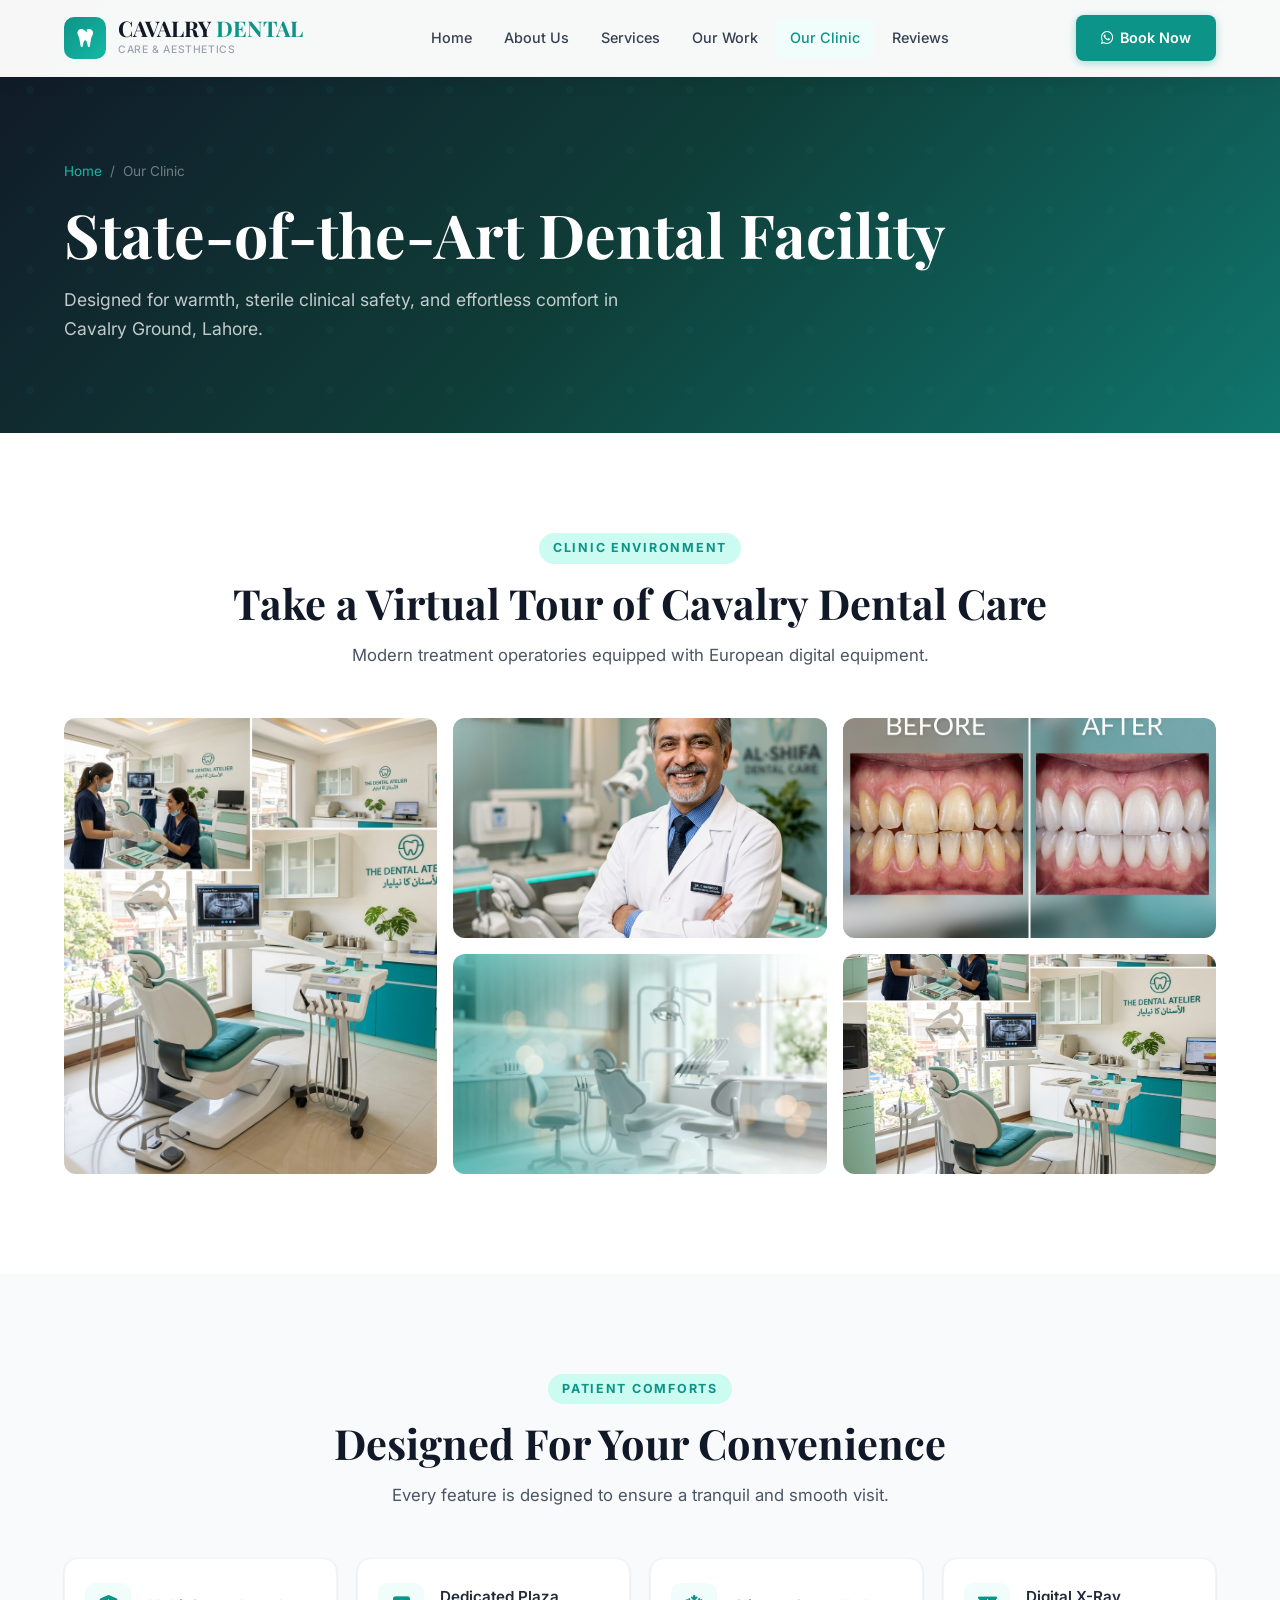
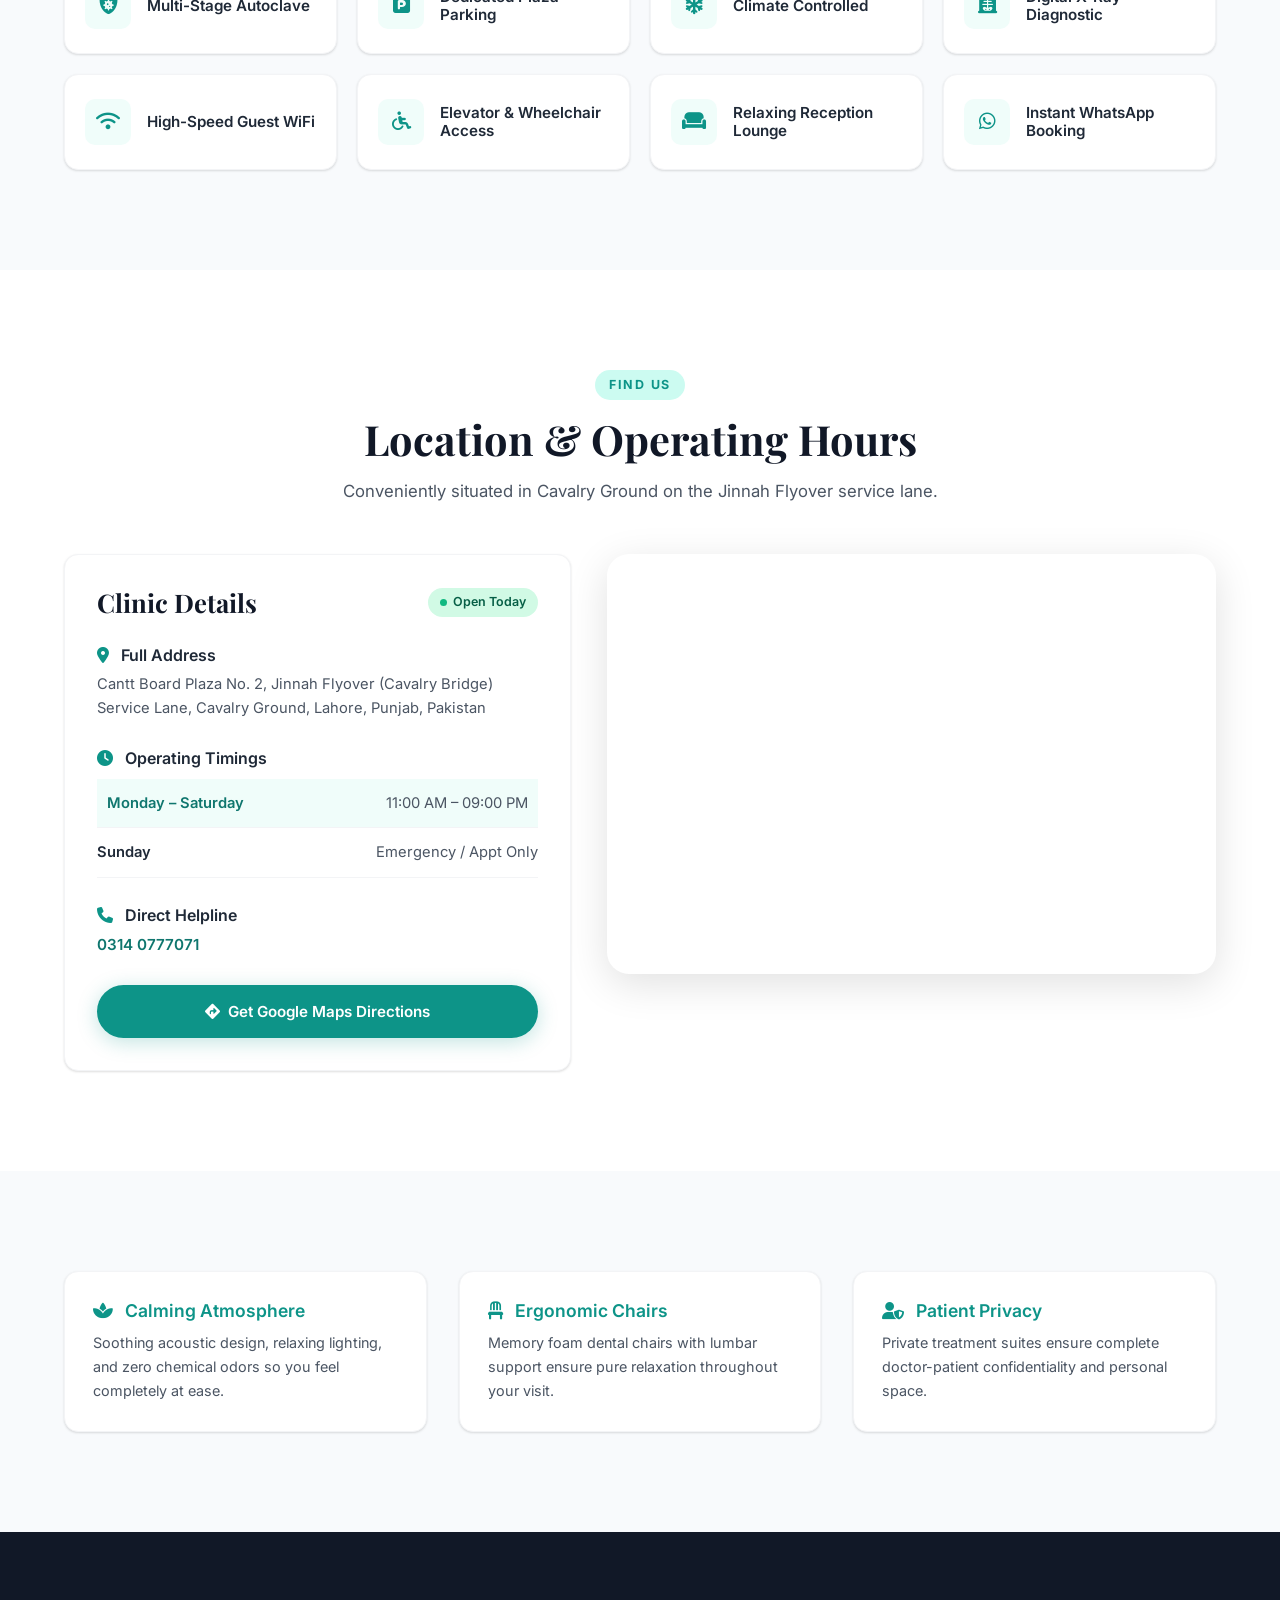
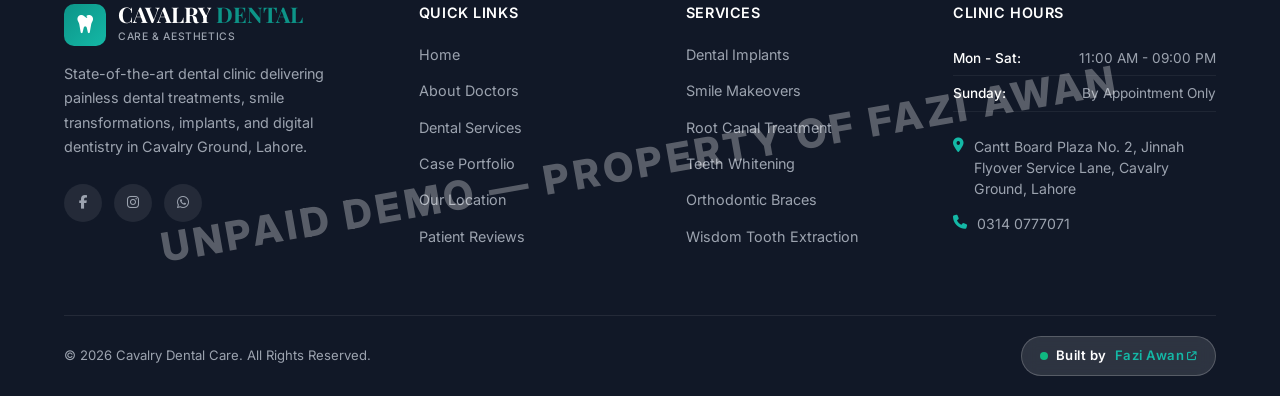
<file: office.html>
<!DOCTYPE html>
<html lang="en">
<head>
  <meta charset="UTF-8" />
  <meta name="viewport" content="width=device-width, initial-scale=1.0" />
  <title>Our Clinic & Location — Cavalry Dental Care Cavalry Ground Lahore</title>
  <meta name="description" content="Visit Cavalry Dental Care at Cantt Board Plaza No. 2, Jinnah Flyover Service Lane, Cavalry Ground, Lahore. Modern sterilization, state-of-the-art dental chairs, & comfortable patient amenities." />
  <link rel="preconnect" href="https://fonts.googleapis.com" />
  <link rel="preconnect" href="https://fonts.gstatic.com" crossorigin />
  <link href="https://fonts.googleapis.com/css2?family=Inter:wght@300;400;500;600;700;800&family=Playfair+Display:wght@400;600;700&display=swap" rel="stylesheet" />
  <link rel="stylesheet" href="style.css" />
  <link rel="stylesheet" href="https://cdnjs.cloudflare.com/ajax/libs/font-awesome/6.5.0/css/all.min.css" />
  <style>
    .amenities-grid {
      display: grid;
      grid-template-columns: repeat(4, 1fr);
      gap: 20px;
      margin-top: 40px;
    }
    .amenity-card {
      background: #fff;
      border-radius: var(--radius);
      padding: 24px 20px;
      border: 1px solid var(--gray-100);
      box-shadow: var(--shadow-sm);
      display: flex;
      align-items: center;
      gap: 16px;
    }
    .amenity-icon {
      width: 46px; height: 46px;
      border-radius: 10px;
      background: var(--teal-bg);
      color: var(--teal);
      display: flex; align-items: center; justify-content: center;
      font-size: 1.2rem;
      flex-shrink: 0;
    }
    .amenity-card h4 { font-size: .95rem; margin: 0; color: var(--gray-800); }

    .location-layout {
      display: grid;
      grid-template-columns: 1fr 1.2fr;
      gap: 36px;
      align-items: stretch;
    }

    @media (max-width: 900px) {
      .amenities-grid { grid-template-columns: repeat(2, 1fr); }
      .location-layout { grid-template-columns: 1fr; }
    }
    @media (max-width: 500px) {
      .amenities-grid { grid-template-columns: 1fr; }
    }
  </style>
</head>
<body>

  <!-- SITE HEADER -->
  <header class="site-header scrolled" id="site-header">
    <div class="container nav-inner">
      <a href="index.html" class="nav-logo">
        <div class="nav-logo-icon"><i class="fa-solid fa-tooth"></i></div>
        <div>
          <div class="nav-logo-text">CAVALRY <span>DENTAL</span></div>
          <span class="nav-logo-sub">CARE & AESTHETICS</span>
        </div>
      </a>
      <nav class="nav-links">
        <a href="index.html">Home</a>
        <a href="about.html">About Us</a>
        <a href="services.html">Services</a>
        <a href="work.html">Our Work</a>
        <a href="office.html" class="active">Our Clinic</a>
        <a href="testimonials.html">Reviews</a>
      </nav>
      <div class="nav-right">
        <a href="https://wa.me/923140777071?text=Hello!%20I%20would%20like%20to%20book%20an%20appointment." class="nav-cta btn-whatsapp" target="_blank"><i class="fa-brands fa-whatsapp"></i> Book Now</a>
      </div>
      <button class="nav-toggle" id="nav-toggle" aria-label="Toggle navigation">
        <span></span><span></span><span></span>
      </button>
    </div>
  </header>

  <!-- MOBILE MENU -->
  <div class="mobile-menu" id="mobile-menu">
    <a href="index.html">Home</a>
    <a href="about.html">About Us</a>
    <a href="services.html">Services</a>
    <a href="work.html">Our Work</a>
    <a href="office.html" class="active">Our Clinic</a>
    <a href="testimonials.html">Reviews</a>
    <a href="https://wa.me/923140777071?text=Hello!%20I%20would%20like%20to%20book%20an%20appointment." class="nav-cta" target="_blank"><i class="fa-brands fa-whatsapp"></i> Book via WhatsApp</a>
  </div>

  <!-- PAGE HERO -->
  <section class="page-hero">
    <div class="container">
      <div class="breadcrumb">
        <a href="index.html">Home</a> <span>/</span> <span>Our Clinic</span>
      </div>
      <h1>State-of-the-Art Dental Facility</h1>
      <p>Designed for warmth, sterile clinical safety, and effortless comfort in Cavalry Ground, Lahore.</p>
    </div>
  </section>

  <!-- GALLERY GRID SECTION -->
  <section class="section">
    <div class="container">
      <div class="text-center fade-in">
        <span class="section-label">Clinic Environment</span>
        <h2 class="section-title">Take a Virtual Tour of Cavalry Dental Care</h2>
        <p class="section-subtitle">Modern treatment operatories equipped with European digital equipment.</p>
      </div>

      <div class="office-gallery fade-in">
        <div class="office-gallery-item">
          <img src="clinic_interior.png" alt="Main Dental Operatory Suite" />
        </div>
        <div class="office-gallery-item">
          <img src="dr_ehsan.png" alt="Consultation Room" />
        </div>
        <div class="office-gallery-item">
          <img src="smile_makeover.png" alt="Sterilization & Hygiene Hub" />
        </div>
        <div class="office-gallery-item">
          <img src="hero_bg.png" alt="Reception & Waiting Lounge" />
        </div>
        <div class="office-gallery-item">
          <img src="clinic_interior.png" alt="Digital Dental Diagnostic Area" />
        </div>
      </div>
    </div>
  </section>

  <!-- AMENITIES SECTION -->
  <section class="section section-alt">
    <div class="container">
      <div class="text-center fade-in">
        <span class="section-label">Patient Comforts</span>
        <h2 class="section-title">Designed For Your Convenience</h2>
        <p class="section-subtitle">Every feature is designed to ensure a tranquil and smooth visit.</p>
      </div>

      <div class="amenities-grid stagger">
        <div class="amenity-card fade-in">
          <div class="amenity-icon"><i class="fa-solid fa-shield-virus"></i></div>
          <h4>Multi-Stage Autoclave</h4>
        </div>
        <div class="amenity-card fade-in">
          <div class="amenity-icon"><i class="fa-solid fa-square-parking"></i></div>
          <h4>Dedicated Plaza Parking</h4>
        </div>
        <div class="amenity-card fade-in">
          <div class="amenity-icon"><i class="fa-solid fa-snowflake"></i></div>
          <h4>Climate Controlled</h4>
        </div>
        <div class="amenity-card fade-in">
          <div class="amenity-icon"><i class="fa-solid fa-x-ray"></i></div>
          <h4>Digital X-Ray Diagnostic</h4>
        </div>
        <div class="amenity-card fade-in">
          <div class="amenity-icon"><i class="fa-solid fa-wifi"></i></div>
          <h4>High-Speed Guest WiFi</h4>
        </div>
        <div class="amenity-card fade-in">
          <div class="amenity-icon"><i class="fa-solid fa-wheelchair"></i></div>
          <h4>Elevator & Wheelchair Access</h4>
        </div>
        <div class="amenity-card fade-in">
          <div class="amenity-icon"><i class="fa-solid fa-couch"></i></div>
          <h4>Relaxing Reception Lounge</h4>
        </div>
        <div class="amenity-card fade-in">
          <div class="amenity-icon"><i class="fa-brands fa-whatsapp"></i></div>
          <h4>Instant WhatsApp Booking</h4>
        </div>
      </div>
    </div>
  </section>

  <!-- LOCATION & MAP SECTION -->
  <section class="section">
    <div class="container">
      <div class="text-center fade-in">
        <span class="section-label">Find Us</span>
        <h2 class="section-title">Location & Operating Hours</h2>
        <p class="section-subtitle">Conveniently situated in Cavalry Ground on the Jinnah Flyover service lane.</p>
      </div>

      <div class="location-layout fade-in">
        
        <!-- INFO SIDE -->
        <div class="card" style="padding: 32px;">
          <div style="display: flex; justify-content: space-between; align-items: center; margin-bottom: 24px;">
            <h3 style="margin: 0;">Clinic Details</h3>
            <span class="open-badge">Open Today</span>
          </div>

          <div style="margin-bottom: 24px;">
            <div style="font-weight: 600; color: var(--gray-800); margin-bottom: 4px;"><i class="fa-solid fa-location-dot" style="color: var(--teal); margin-right: 8px;"></i> Full Address</div>
            <p style="font-size: .92rem;">Cantt Board Plaza No. 2, Jinnah Flyover (Cavalry Bridge) Service Lane, Cavalry Ground, Lahore, Punjab, Pakistan</p>
          </div>

          <div style="margin-bottom: 24px;">
            <div style="font-weight: 600; color: var(--gray-800); margin-bottom: 8px;"><i class="fa-solid fa-clock" style="color: var(--teal); margin-right: 8px;"></i> Operating Timings</div>
            <table class="hours-table">
              <tr class="today">
                <td>Monday – Saturday</td>
                <td>11:00 AM – 09:00 PM</td>
              </tr>
              <tr>
                <td>Sunday</td>
                <td>Emergency / Appt Only</td>
              </tr>
            </table>
          </div>

          <div style="margin-bottom: 28px;">
            <div style="font-weight: 600; color: var(--gray-800); margin-bottom: 4px;"><i class="fa-solid fa-phone" style="color: var(--teal); margin-right: 8px;"></i> Direct Helpline</div>
            <p style="font-size: .95rem; font-weight: 600; color: var(--teal-dark);">0314 0777071</p>
          </div>

          <a href="https://www.google.com/maps/dir/?api=1&destination=31.5019115,74.3618893" class="btn btn-primary" style="width: 100%; justify-content: center;" target="_blank"><i class="fa-solid fa-diamond-turn-right"></i> Get Google Maps Directions</a>
        </div>

        <!-- GOOGLE MAP IFRAME SIDE -->
        <div class="map-wrapper">
          <iframe
            title="Cavalry Dental Care Location Map"
            src="https://www.google.com/maps/embed?pb=!1m18!1m12!1m3!1d3402.9!2d74.3618893!3d31.5019115!2m3!1f0!2f0!3f0!3m2!1i1024!2i768!4f13.1!3m3!1m2!1s0x391905ba6e16d591%3A0x41db34e599450dc8!2sCavalry%20Dental%20Care!5e0!3m2!1sen!2spk!4v1726000000000!5m2!1sen!2spk"
            width="100%" height="100%" style="border:0;" allowfullscreen="" loading="lazy">
          </iframe>
        </div>

      </div>
    </div>
  </section>

  <!-- AMBIENCE HIGHLIGHT CARDS -->
  <section class="section section-alt">
    <div class="container">
      <div class="grid-3 stagger">
        <div class="card" style="padding: 28px;" class="fade-in">
          <h4 style="margin-bottom: 10px; color: var(--teal);"><i class="fa-solid fa-spa" style="margin-right: 8px;"></i> Calming Atmosphere</h4>
          <p style="font-size: .9rem;">Soothing acoustic design, relaxing lighting, and zero chemical odors so you feel completely at ease.</p>
        </div>

        <div class="card" style="padding: 28px;" class="fade-in">
          <h4 style="margin-bottom: 10px; color: var(--teal);"><i class="fa-solid fa-chair" style="margin-right: 8px;"></i> Ergonomic Chairs</h4>
          <p style="font-size: .9rem;">Memory foam dental chairs with lumbar support ensure pure relaxation throughout your visit.</p>
        </div>

        <div class="card" style="padding: 28px;" class="fade-in">
          <h4 style="margin-bottom: 10px; color: var(--teal);"><i class="fa-solid fa-user-shield" style="margin-right: 8px;"></i> Patient Privacy</h4>
          <p style="font-size: .9rem;">Private treatment suites ensure complete doctor-patient confidentiality and personal space.</p>
        </div>
      </div>
    </div>
  </section>

  <!-- FOOTER -->
  <footer class="site-footer">
    <div class="container">
      <div class="footer-grid">
        <div class="footer-brand">
          <a href="index.html" class="nav-logo">
            <div class="nav-logo-icon"><i class="fa-solid fa-tooth"></i></div>
            <div>
              <div class="nav-logo-text">CAVALRY <span>DENTAL</span></div>
              <span class="nav-logo-sub">CARE & AESTHETICS</span>
            </div>
          </a>
          <p>State-of-the-art dental clinic delivering painless dental treatments, smile transformations, implants, and digital dentistry in Cavalry Ground, Lahore.</p>
          <div class="footer-social">
            <a href="https://facebook.com" target="_blank" aria-label="Facebook"><i class="fa-brands fa-facebook-f"></i></a>
            <a href="https://instagram.com" target="_blank" aria-label="Instagram"><i class="fa-brands fa-instagram"></i></a>
            <a href="https://wa.me/923140777071" target="_blank" aria-label="WhatsApp"><i class="fa-brands fa-whatsapp"></i></a>
          </div>
        </div>

        <div class="footer-col">
          <h4>Quick Links</h4>
          <ul>
            <li><a href="index.html">Home</a></li>
            <li><a href="about.html">About Doctors</a></li>
            <li><a href="services.html">Dental Services</a></li>
            <li><a href="work.html">Case Portfolio</a></li>
            <li><a href="office.html">Our Location</a></li>
            <li><a href="testimonials.html">Patient Reviews</a></li>
          </ul>
        </div>

        <div class="footer-col">
          <h4>Services</h4>
          <ul>
            <li><a href="services.html">Dental Implants</a></li>
            <li><a href="services.html">Smile Makeovers</a></li>
            <li><a href="services.html">Root Canal Treatment</a></li>
            <li><a href="services.html">Teeth Whitening</a></li>
            <li><a href="services.html">Orthodontic Braces</a></li>
            <li><a href="services.html">Wisdom Tooth Extraction</a></li>
          </ul>
        </div>

        <div class="footer-col">
          <h4>Clinic Hours</h4>
          <div class="footer-hours-row"><span>Mon - Sat:</span> <span>11:00 AM - 09:00 PM</span></div>
          <div class="footer-hours-row"><span>Sunday:</span> <span>By Appointment Only</span></div>
          
          <div style="margin-top: 24px;">
            <div class="footer-contact-item">
              <i class="fa-solid fa-location-dot icon"></i>
              <span>Cantt Board Plaza No. 2, Jinnah Flyover Service Lane, Cavalry Ground, Lahore</span>
            </div>
            <div class="footer-contact-item">
              <i class="fa-solid fa-phone icon"></i>
              <span>0314 0777071</span>
            </div>
          </div>
        </div>
      </div>

      <div class="footer-bottom footer-bottom-split">
        <div>© 2026 Cavalry Dental Care. All Rights Reserved.</div>
        <p class="footer-credit"><span class="dot"></span> Built by <a href="https://fazi-awan-portfolio.vercel.app/" target="_blank" rel="noopener">Fazi Awan <i class="fa-solid fa-arrow-up-right-from-square"></i></a></p>
      </div>
    </div>
  </footer>

  <script src="shared.js"></script>
</body>
</html>
</file>
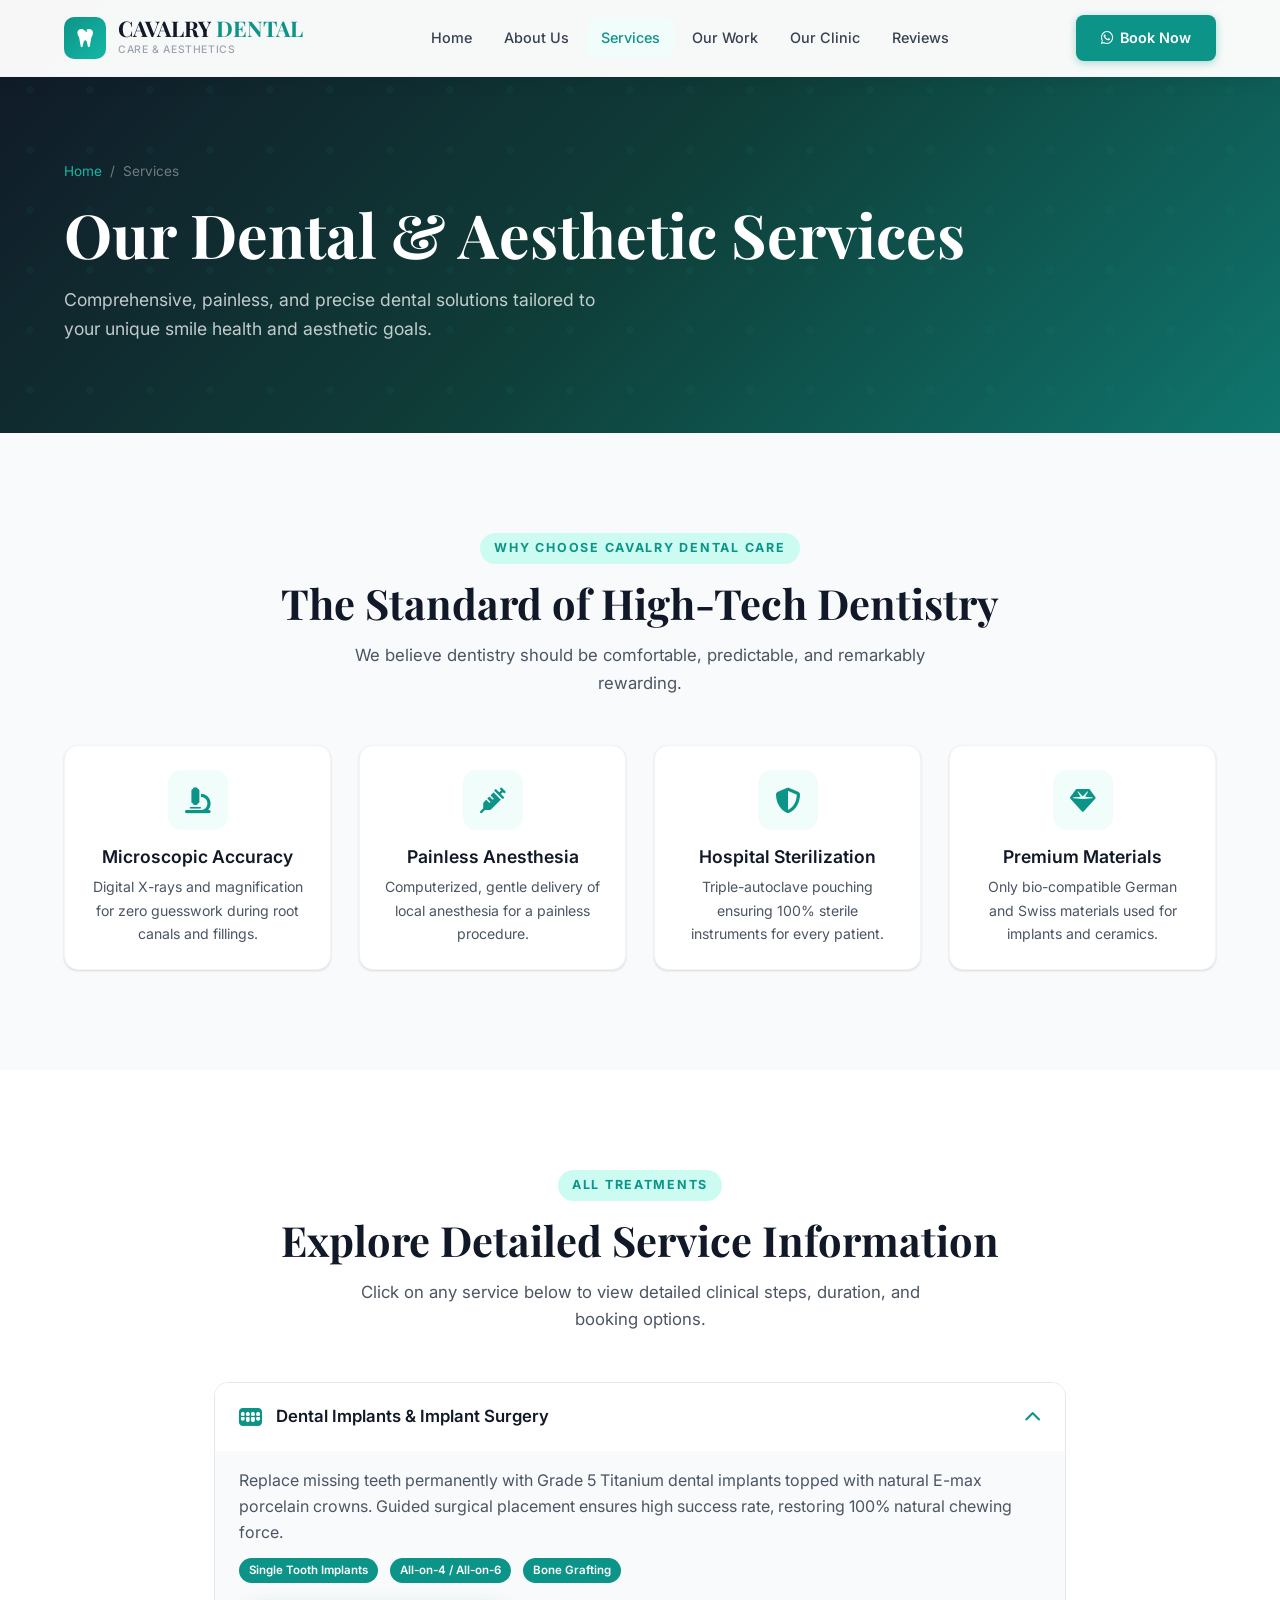
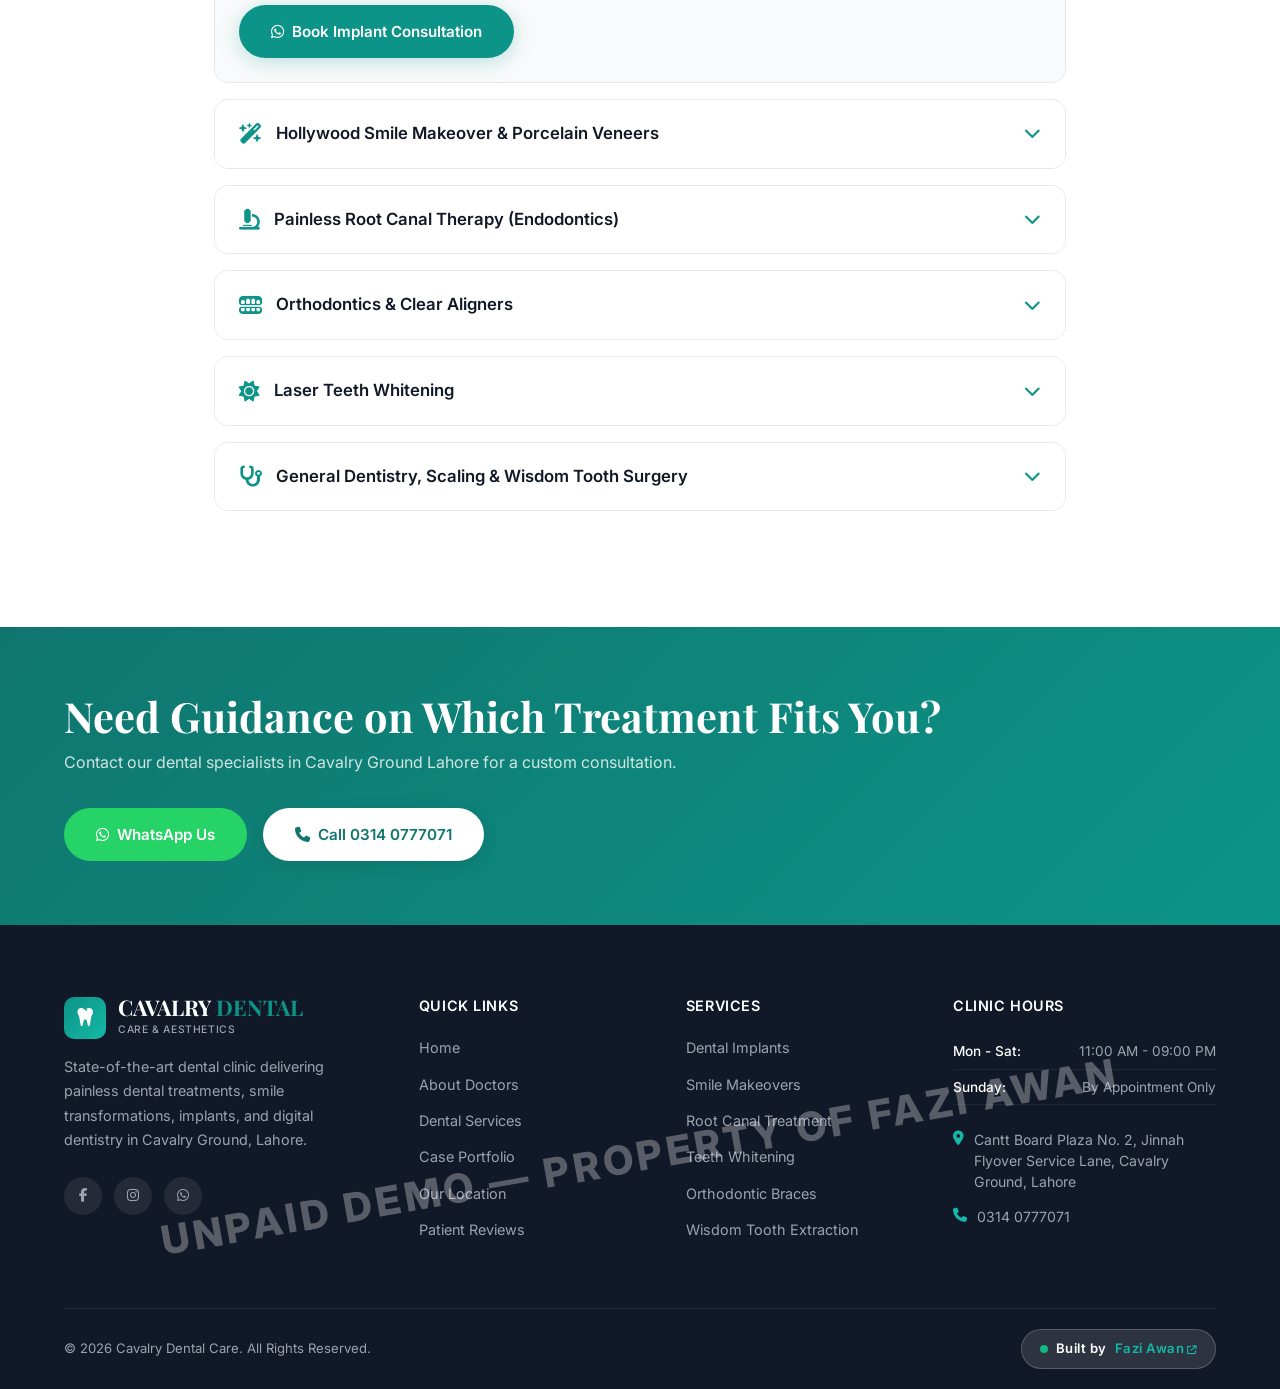
<file: services.html>
<!DOCTYPE html>
<html lang="en">
<head>
  <meta charset="UTF-8" />
  <meta name="viewport" content="width=device-width, initial-scale=1.0" />
  <title>Dental Services Lahore — Implants, Smile Design & Braces | Cavalry Dental Care</title>
  <meta name="description" content="Explore dental services at Cavalry Dental Care in Cavalry Ground, Lahore: Dental Implants, Veneers, Painless Root Canals, Braces, Teeth Whitening & Extractions." />
  <link rel="preconnect" href="https://fonts.googleapis.com" />
  <link rel="preconnect" href="https://fonts.gstatic.com" crossorigin />
  <link href="https://fonts.googleapis.com/css2?family=Inter:wght@300;400;500;600;700;800&family=Playfair+Display:wght@400;600;700&display=swap" rel="stylesheet" />
  <link rel="stylesheet" href="style.css" />
  <link rel="stylesheet" href="https://cdnjs.cloudflare.com/ajax/libs/font-awesome/6.5.0/css/all.min.css" />
</head>
<body>

  <!-- SITE HEADER -->
  <header class="site-header scrolled" id="site-header">
    <div class="container nav-inner">
      <a href="index.html" class="nav-logo">
        <div class="nav-logo-icon"><i class="fa-solid fa-tooth"></i></div>
        <div>
          <div class="nav-logo-text">CAVALRY <span>DENTAL</span></div>
          <span class="nav-logo-sub">CARE & AESTHETICS</span>
        </div>
      </a>
      <nav class="nav-links">
        <a href="index.html">Home</a>
        <a href="about.html">About Us</a>
        <a href="services.html" class="active">Services</a>
        <a href="work.html">Our Work</a>
        <a href="office.html">Our Clinic</a>
        <a href="testimonials.html">Reviews</a>
      </nav>
      <div class="nav-right">
        <a href="https://wa.me/923140777071?text=Hello!%20I%20would%20like%20to%20book%20an%20appointment." class="nav-cta btn-whatsapp" target="_blank"><i class="fa-brands fa-whatsapp"></i> Book Now</a>
      </div>
      <button class="nav-toggle" id="nav-toggle" aria-label="Toggle navigation">
        <span></span><span></span><span></span>
      </button>
    </div>
  </header>

  <!-- MOBILE MENU -->
  <div class="mobile-menu" id="mobile-menu">
    <a href="index.html">Home</a>
    <a href="about.html">About Us</a>
    <a href="services.html" class="active">Services</a>
    <a href="work.html">Our Work</a>
    <a href="office.html">Our Clinic</a>
    <a href="testimonials.html">Reviews</a>
    <a href="https://wa.me/923140777071?text=Hello!%20I%20would%20like%20to%20book%20an%20appointment." class="nav-cta" target="_blank"><i class="fa-brands fa-whatsapp"></i> Book via WhatsApp</a>
  </div>

  <!-- PAGE HERO -->
  <section class="page-hero">
    <div class="container">
      <div class="breadcrumb">
        <a href="index.html">Home</a> <span>/</span> <span>Services</span>
      </div>
      <h1>Our Dental & Aesthetic Services</h1>
      <p>Comprehensive, painless, and precise dental solutions tailored to your unique smile health and aesthetic goals.</p>
    </div>
  </section>

  <!-- WHY CHOOSE US -->
  <section class="section section-alt">
    <div class="container">
      <div class="text-center fade-in">
        <span class="section-label">Why Choose Cavalry Dental Care</span>
        <h2 class="section-title">The Standard of High-Tech Dentistry</h2>
        <p class="section-subtitle">We believe dentistry should be comfortable, predictable, and remarkably rewarding.</p>
      </div>

      <div class="grid-4 stagger">
        <div class="card" style="padding: 24px; text-align: center;" class="fade-in">
          <div class="service-icon" style="margin: 0 auto 16px;"><i class="fa-solid fa-microscope"></i></div>
          <h4 style="margin-bottom: 8px;">Microscopic Accuracy</h4>
          <p style="font-size: .88rem;">Digital X-rays and magnification for zero guesswork during root canals and fillings.</p>
        </div>

        <div class="card" style="padding: 24px; text-align: center;" class="fade-in">
          <div class="service-icon" style="margin: 0 auto 16px;"><i class="fa-solid fa-syringe"></i></div>
          <h4 style="margin-bottom: 8px;">Painless Anesthesia</h4>
          <p style="font-size: .88rem;">Computerized, gentle delivery of local anesthesia for a painless procedure.</p>
        </div>

        <div class="card" style="padding: 24px; text-align: center;" class="fade-in">
          <div class="service-icon" style="margin: 0 auto 16px;"><i class="fa-solid fa-shield-halved"></i></div>
          <h4 style="margin-bottom: 8px;">Hospital Sterilization</h4>
          <p style="font-size: .88rem;">Triple-autoclave pouching ensuring 100% sterile instruments for every patient.</p>
        </div>

        <div class="card" style="padding: 24px; text-align: center;" class="fade-in">
          <div class="service-icon" style="margin: 0 auto 16px;"><i class="fa-solid fa-gem"></i></div>
          <h4 style="margin-bottom: 8px;">Premium Materials</h4>
          <p style="font-size: .88rem;">Only bio-compatible German and Swiss materials used for implants and ceramics.</p>
        </div>
      </div>
    </div>
  </section>

  <!-- DETAILED SERVICES ACCORDION LIST -->
  <section class="section">
    <div class="container" style="max-width: 900px;">
      <div class="text-center fade-in">
        <span class="section-label">All Treatments</span>
        <h2 class="section-title">Explore Detailed Service Information</h2>
        <p class="section-subtitle">Click on any service below to view detailed clinical steps, duration, and booking options.</p>
      </div>

      <div class="fade-in">

        <!-- 1. Dental Implants -->
        <div class="accordion-item active">
          <div class="accordion-header">
            <div style="display: flex; align-items: center; gap: 14px;">
              <i class="fa-solid fa-teeth" style="font-size: 1.3rem;"></i>
              <span>Dental Implants & Implant Surgery</span>
            </div>
            <i class="fa-solid fa-chevron-down"></i>
          </div>
          <div class="accordion-content">
            <p style="margin-bottom: 12px;">Replace missing teeth permanently with Grade 5 Titanium dental implants topped with natural E-max porcelain crowns. Guided surgical placement ensures high success rate, restoring 100% natural chewing force.</p>
            <div style="display: flex; gap: 12px; flex-wrap: wrap; margin-bottom: 16px;">
              <span class="work-tag">Single Tooth Implants</span>
              <span class="work-tag">All-on-4 / All-on-6</span>
              <span class="work-tag">Bone Grafting</span>
            </div>
            <a href="https://wa.me/923140777071?text=I'd%20like%20to%20book%20a%20Dental%20Implants%20consultation" class="btn btn-primary" target="_blank"><i class="fa-brands fa-whatsapp"></i> Book Implant Consultation</a>
          </div>
        </div>

        <!-- 2. Smile Makeovers -->
        <div class="accordion-item">
          <div class="accordion-header">
            <div style="display: flex; align-items: center; gap: 14px;">
              <i class="fa-solid fa-wand-magic-sparkles" style="font-size: 1.3rem;"></i>
              <span>Hollywood Smile Makeover & Porcelain Veneers</span>
            </div>
            <i class="fa-solid fa-chevron-down"></i>
          </div>
          <div class="accordion-content">
            <p style="margin-bottom: 12px;">Transform chipped, discolored, or unevenly spaced teeth into a symmetrical, bright smile. We craft ultra-thin custom ceramic veneers that look completely natural and last for decades.</p>
            <div style="display: flex; gap: 12px; flex-wrap: wrap; margin-bottom: 16px;">
              <span class="work-tag">E-max Porcelain Veneers</span>
              <span class="work-tag">Composite Bonding</span>
              <span class="work-tag">Gum Contouring</span>
            </div>
            <a href="https://wa.me/923140777071?text=I'd%20like%20to%20book%20a%20Smile%20Makeover%20consultation" class="btn btn-primary" target="_blank"><i class="fa-brands fa-whatsapp"></i> Book Smile Makeover</a>
          </div>
        </div>

        <!-- 3. Root Canal -->
        <div class="accordion-item">
          <div class="accordion-header">
            <div style="display: flex; align-items: center; gap: 14px;">
              <i class="fa-solid fa-microscope" style="font-size: 1.3rem;"></i>
              <span>Painless Root Canal Therapy (Endodontics)</span>
            </div>
            <i class="fa-solid fa-chevron-down"></i>
          </div>
          <div class="accordion-content">
            <p style="margin-bottom: 12px;">Eliminate severe toothaches while saving your natural tooth. Using painless local numbing techniques and rotary titanium files, root canals are finished safely and comfortably in 1 or 2 visits.</p>
            <div style="display: flex; gap: 12px; flex-wrap: wrap; margin-bottom: 16px;">
              <span class="work-tag">Single-Sitting RCT</span>
              <span class="work-tag">Zirconia Crown Fitting</span>
              <span class="work-tag">Retreatment</span>
            </div>
            <a href="https://wa.me/923140777071?text=I'd%20like%20to%20book%20a%20Root%20Canal%20consultation" class="btn btn-primary" target="_blank"><i class="fa-brands fa-whatsapp"></i> Book Root Canal Treatment</a>
          </div>
        </div>

        <!-- 4. Orthodontics -->
        <div class="accordion-item">
          <div class="accordion-header">
            <div style="display: flex; align-items: center; gap: 14px;">
              <i class="fa-solid fa-teeth-open" style="font-size: 1.3rem;"></i>
              <span>Orthodontics & Clear Aligners</span>
            </div>
            <i class="fa-solid fa-chevron-down"></i>
          </div>
          <div class="accordion-content">
            <p style="margin-bottom: 12px;">Straighten crooked teeth, close gaps, and fix bite misalignments. Choose between discreet invisible aligner trays or traditional ceramic/metal braces for teenagers and adults.</p>
            <div style="display: flex; gap: 12px; flex-wrap: wrap; margin-bottom: 16px;">
              <span class="work-tag">Invisible Clear Aligners</span>
              <span class="work-tag">Ceramic Braces</span>
              <span class="work-tag">Metal Braces</span>
            </div>
            <a href="https://wa.me/923140777071?text=I'd%20like%20to%20book%20an%20Orthodontic%20Braces%20consultation" class="btn btn-primary" target="_blank"><i class="fa-brands fa-whatsapp"></i> Book Braces Consultation</a>
          </div>
        </div>

        <!-- 5. Teeth Whitening -->
        <div class="accordion-item">
          <div class="accordion-header">
            <div style="display: flex; align-items: center; gap: 14px;">
              <i class="fa-solid fa-sun" style="font-size: 1.3rem;"></i>
              <span>Laser Teeth Whitening</span>
            </div>
            <i class="fa-solid fa-chevron-down"></i>
          </div>
          <div class="accordion-content">
            <p style="margin-bottom: 12px;">Remove years of tea, coffee, and smoking stains safely without harming tooth enamel. Experience up to 8 shades lighter teeth in one 45-minute in-office session.</p>
            <div style="display: flex; gap: 12px; flex-wrap: wrap; margin-bottom: 16px;">
              <span class="work-tag">In-Office Laser Whitening</span>
              <span class="work-tag">Take-Home Custom Kits</span>
              <span class="work-tag">Sensitivity-Free Formula</span>
            </div>
            <a href="https://wa.me/923140777071?text=I'd%20like%20to%20book%20a%20Teeth%20Whitening%20session" class="btn btn-primary" target="_blank"><i class="fa-brands fa-whatsapp"></i> Book Whitening Session</a>
          </div>
        </div>

        <!-- 6. General Care & Extractions -->
        <div class="accordion-item">
          <div class="accordion-header">
            <div style="display: flex; align-items: center; gap: 14px;">
              <i class="fa-solid fa-stethoscope" style="font-size: 1.3rem;"></i>
              <span>General Dentistry, Scaling & Wisdom Tooth Surgery</span>
            </div>
            <i class="fa-solid fa-chevron-down"></i>
          </div>
          <div class="accordion-content">
            <p style="margin-bottom: 12px;">Routine maintenance for lifelong oral health: painless ultrasonic scaling, tooth-colored composite fillings, fluoridation, and impacted wisdom tooth surgical extractions.</p>
            <div style="display: flex; gap: 12px; flex-wrap: wrap; margin-bottom: 16px;">
              <span class="work-tag">Ultrasonic Scaling & Polishing</span>
              <span class="work-tag">Composite Fillings</span>
              <span class="work-tag">Wisdom Tooth Removal</span>
            </div>
            <a href="https://wa.me/923140777071?text=I'd%20like%20to%20book%20a%20General%20Dental%20Checkup" class="btn btn-primary" target="_blank"><i class="fa-brands fa-whatsapp"></i> Book Checkup / Scaling</a>
          </div>
        </div>

      </div>
    </div>
  </section>

  <!-- CONTACT STRIP -->
  <section class="contact-strip">
    <div class="container">
      <div class="contact-strip-inner">
        <div>
          <h2>Need Guidance on Which Treatment Fits You?</h2>
          <p>Contact our dental specialists in Cavalry Ground Lahore for a custom consultation.</p>
        </div>
        <div class="contact-strip-btns">
          <a href="https://wa.me/923140777071?text=Hello!%20I'd%20like%20to%20consult%20about%20a%20dental%20treatment." class="btn btn-whatsapp" target="_blank"><i class="fa-brands fa-whatsapp"></i> WhatsApp Us</a>
          <a href="tel:+923140777071" class="btn btn-white"><i class="fa-solid fa-phone"></i> Call 0314 0777071</a>
        </div>
      </div>
    </div>
  </section>

  <!-- FOOTER -->
  <footer class="site-footer">
    <div class="container">
      <div class="footer-grid">
        <div class="footer-brand">
          <a href="index.html" class="nav-logo">
            <div class="nav-logo-icon"><i class="fa-solid fa-tooth"></i></div>
            <div>
              <div class="nav-logo-text">CAVALRY <span>DENTAL</span></div>
              <span class="nav-logo-sub">CARE & AESTHETICS</span>
            </div>
          </a>
          <p>State-of-the-art dental clinic delivering painless dental treatments, smile transformations, implants, and digital dentistry in Cavalry Ground, Lahore.</p>
          <div class="footer-social">
            <a href="https://facebook.com" target="_blank" aria-label="Facebook"><i class="fa-brands fa-facebook-f"></i></a>
            <a href="https://instagram.com" target="_blank" aria-label="Instagram"><i class="fa-brands fa-instagram"></i></a>
            <a href="https://wa.me/923140777071" target="_blank" aria-label="WhatsApp"><i class="fa-brands fa-whatsapp"></i></a>
          </div>
        </div>

        <div class="footer-col">
          <h4>Quick Links</h4>
          <ul>
            <li><a href="index.html">Home</a></li>
            <li><a href="about.html">About Doctors</a></li>
            <li><a href="services.html">Dental Services</a></li>
            <li><a href="work.html">Case Portfolio</a></li>
            <li><a href="office.html">Our Location</a></li>
            <li><a href="testimonials.html">Patient Reviews</a></li>
          </ul>
        </div>

        <div class="footer-col">
          <h4>Services</h4>
          <ul>
            <li><a href="services.html">Dental Implants</a></li>
            <li><a href="services.html">Smile Makeovers</a></li>
            <li><a href="services.html">Root Canal Treatment</a></li>
            <li><a href="services.html">Teeth Whitening</a></li>
            <li><a href="services.html">Orthodontic Braces</a></li>
            <li><a href="services.html">Wisdom Tooth Extraction</a></li>
          </ul>
        </div>

        <div class="footer-col">
          <h4>Clinic Hours</h4>
          <div class="footer-hours-row"><span>Mon - Sat:</span> <span>11:00 AM - 09:00 PM</span></div>
          <div class="footer-hours-row"><span>Sunday:</span> <span>By Appointment Only</span></div>
          
          <div style="margin-top: 24px;">
            <div class="footer-contact-item">
              <i class="fa-solid fa-location-dot icon"></i>
              <span>Cantt Board Plaza No. 2, Jinnah Flyover Service Lane, Cavalry Ground, Lahore</span>
            </div>
            <div class="footer-contact-item">
              <i class="fa-solid fa-phone icon"></i>
              <span>0314 0777071</span>
            </div>
          </div>
        </div>
      </div>

      <div class="footer-bottom footer-bottom-split">
        <div>© 2026 Cavalry Dental Care. All Rights Reserved.</div>
        <p class="footer-credit"><span class="dot"></span> Built by <a href="https://fazi-awan-portfolio.vercel.app/" target="_blank" rel="noopener">Fazi Awan <i class="fa-solid fa-arrow-up-right-from-square"></i></a></p>
      </div>
    </div>
  </footer>

  <script src="shared.js"></script>
</body>
</html>
</file>
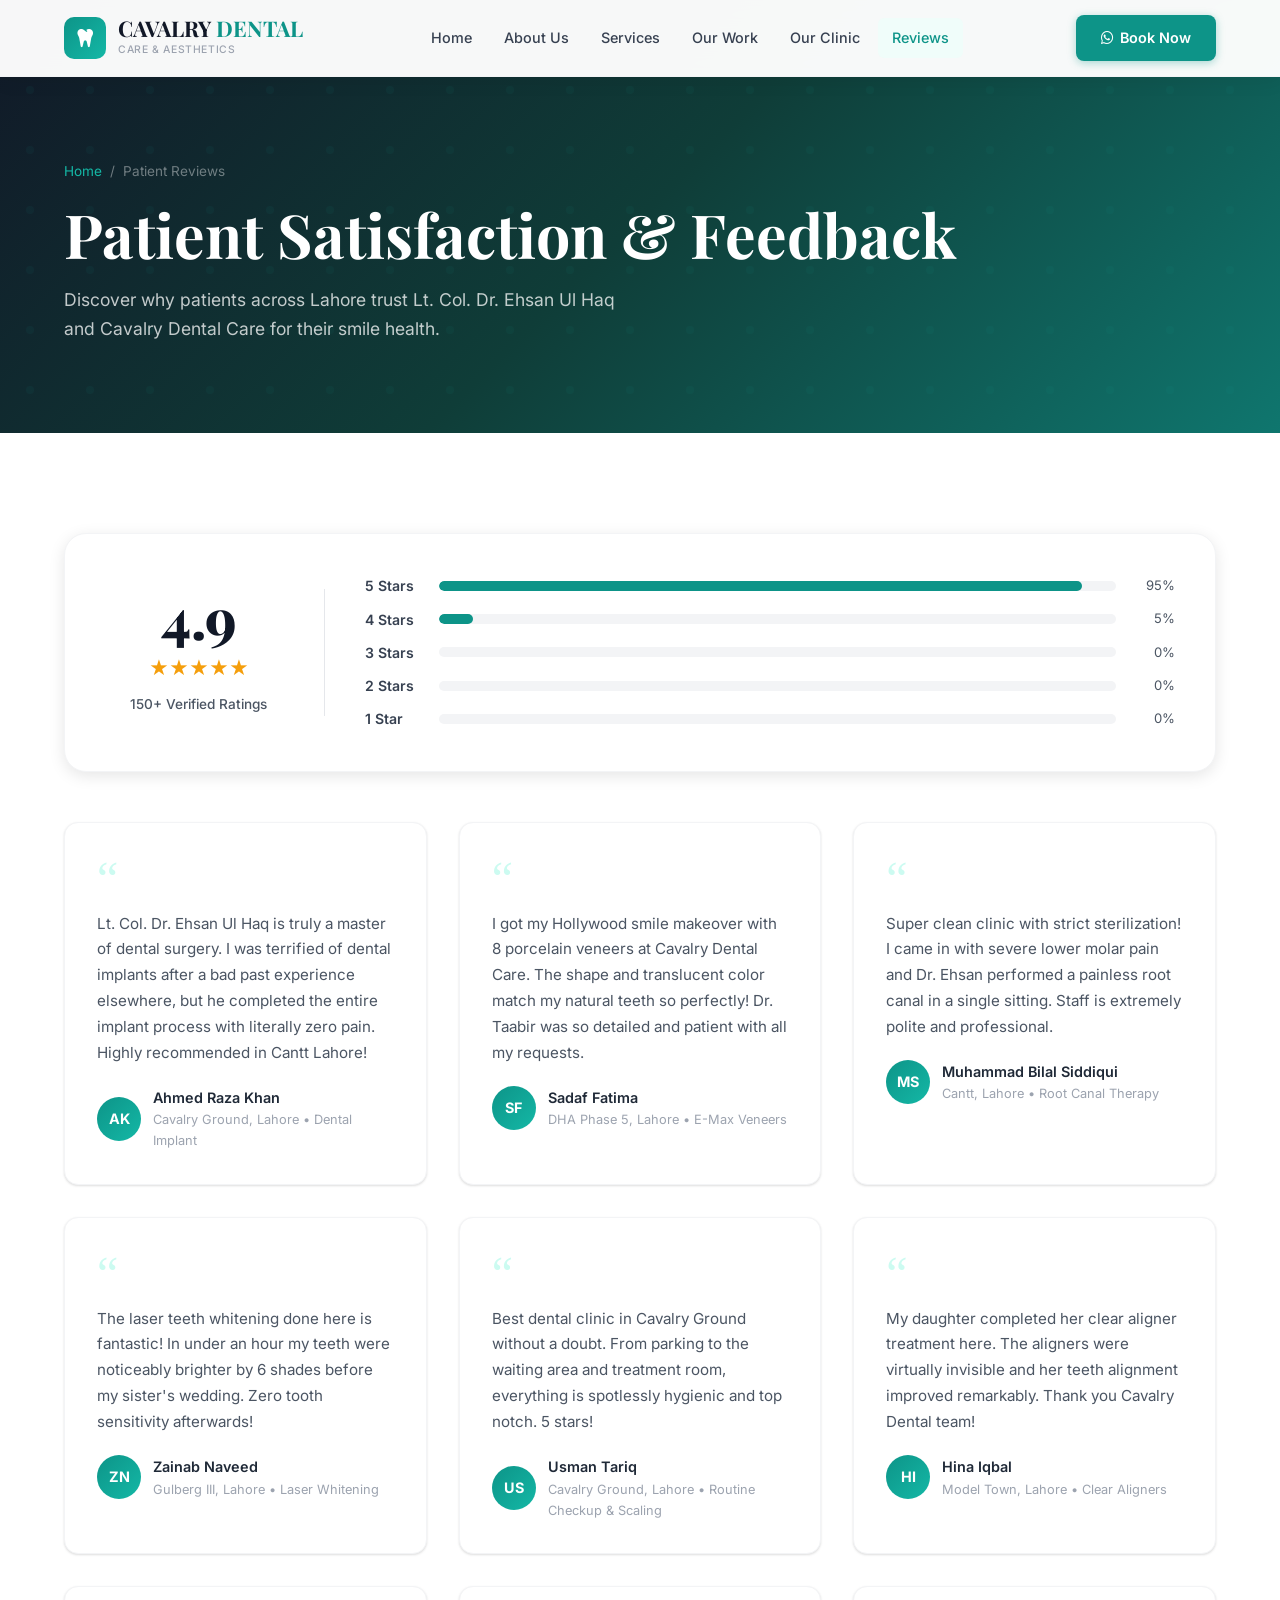
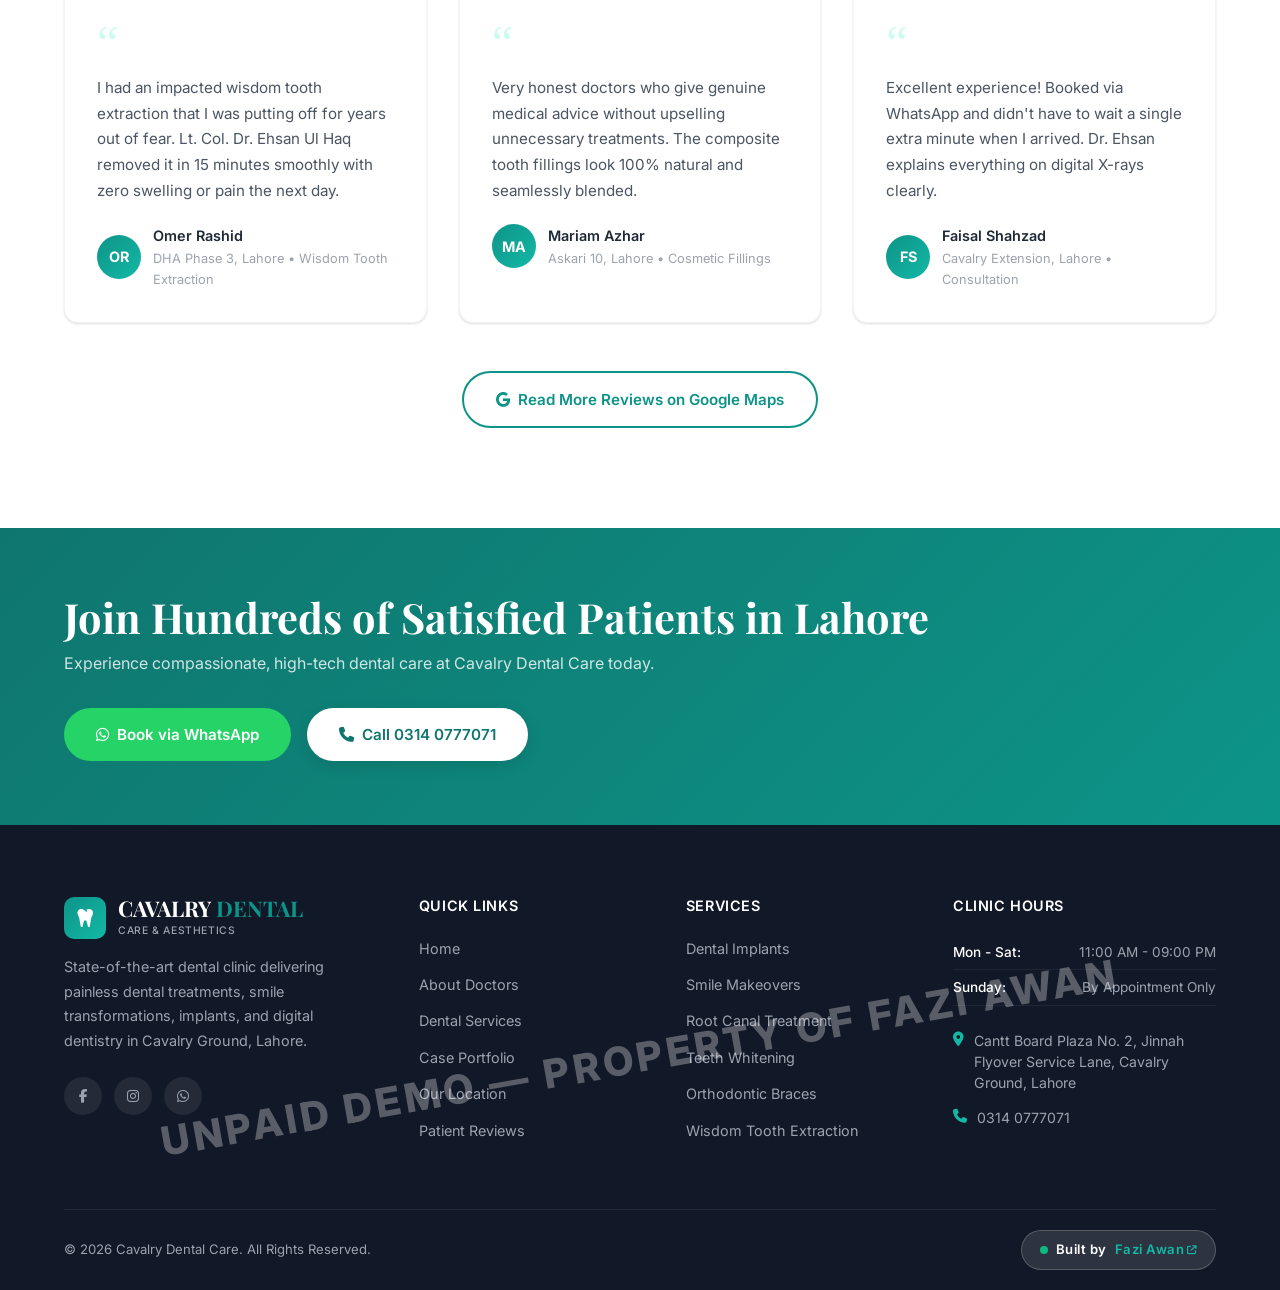
<file: testimonials.html>
<!DOCTYPE html>
<html lang="en">
<head>
  <meta charset="UTF-8" />
  <meta name="viewport" content="width=device-width, initial-scale=1.0" />
  <title>Patient Reviews — Cavalry Dental Care Lahore | 4.9-Star Dental Clinic</title>
  <meta name="description" content="Read real patient reviews and testimonials for Cavalry Dental Care in Cavalry Ground, Lahore. Over 150+ verified 5-star ratings on Google & oladoc." />
  <link rel="preconnect" href="https://fonts.googleapis.com" />
  <link rel="preconnect" href="https://fonts.gstatic.com" crossorigin />
  <link href="https://fonts.googleapis.com/css2?family=Inter:wght@300;400;500;600;700;800&family=Playfair+Display:wght@400;600;700&display=swap" rel="stylesheet" />
  <link rel="stylesheet" href="style.css" />
  <link rel="stylesheet" href="https://cdnjs.cloudflare.com/ajax/libs/font-awesome/6.5.0/css/all.min.css" />
  <style>
    .rating-hero {
      background: #fff;
      border-radius: var(--radius-lg);
      padding: 40px;
      box-shadow: var(--shadow-md);
      border: 1px solid var(--gray-100);
      display: grid;
      grid-template-columns: 220px 1fr;
      gap: 40px;
      align-items: center;
      margin-bottom: 50px;
    }
    .big-score {
      text-align: center;
      padding-right: 32px;
      border-right: 1px solid var(--gray-200);
    }
    .big-num { font-size: 3.5rem; font-weight: 800; font-family: 'Playfair Display', serif; color: var(--gray-900); line-height: 1; }
    .big-stars { color: var(--gold); font-size: 1.2rem; margin: 8px 0; }
    .big-txt { font-size: .85rem; color: var(--gray-600); font-weight: 500; }

    .rating-bars { display: flex; flex-direction: column; gap: 10px; }
    .bar-row { display: flex; align-items: center; gap: 14px; font-size: .88rem; }
    .bar-lbl { width: 60px; font-weight: 600; color: var(--gray-700); }
    .bar-track { flex: 1; height: 10px; background: var(--gray-100); border-radius: 50px; overflow: hidden; }
    .bar-fill { height: 100%; background: var(--teal); border-radius: 50px; }
    .bar-pct { width: 45px; text-align: right; color: var(--gray-600); font-size: .82rem; }

    @media (max-width: 768px) {
      .rating-hero { grid-template-columns: 1fr; }
      .big-score { padding-right: 0; border-right: none; border-bottom: 1px solid var(--gray-200); padding-bottom: 24px; }
    }
  </style>
</head>
<body>

  <!-- SITE HEADER -->
  <header class="site-header scrolled" id="site-header">
    <div class="container nav-inner">
      <a href="index.html" class="nav-logo">
        <div class="nav-logo-icon"><i class="fa-solid fa-tooth"></i></div>
        <div>
          <div class="nav-logo-text">CAVALRY <span>DENTAL</span></div>
          <span class="nav-logo-sub">CARE & AESTHETICS</span>
        </div>
      </a>
      <nav class="nav-links">
        <a href="index.html">Home</a>
        <a href="about.html">About Us</a>
        <a href="services.html">Services</a>
        <a href="work.html">Our Work</a>
        <a href="office.html">Our Clinic</a>
        <a href="testimonials.html" class="active">Reviews</a>
      </nav>
      <div class="nav-right">
        <a href="https://wa.me/923140777071?text=Hello!%20I%20would%20like%20to%20book%20an%20appointment." class="nav-cta btn-whatsapp" target="_blank"><i class="fa-brands fa-whatsapp"></i> Book Now</a>
      </div>
      <button class="nav-toggle" id="nav-toggle" aria-label="Toggle navigation">
        <span></span><span></span><span></span>
      </button>
    </div>
  </header>

  <!-- MOBILE MENU -->
  <div class="mobile-menu" id="mobile-menu">
    <a href="index.html">Home</a>
    <a href="about.html">About Us</a>
    <a href="services.html">Services</a>
    <a href="work.html">Our Work</a>
    <a href="office.html">Our Clinic</a>
    <a href="testimonials.html" class="active">Reviews</a>
    <a href="https://wa.me/923140777071?text=Hello!%20I%20would%20like%20to%20book%20an%20appointment." class="nav-cta" target="_blank"><i class="fa-brands fa-whatsapp"></i> Book via WhatsApp</a>
  </div>

  <!-- PAGE HERO -->
  <section class="page-hero">
    <div class="container">
      <div class="breadcrumb">
        <a href="index.html">Home</a> <span>/</span> <span>Patient Reviews</span>
      </div>
      <h1>Patient Satisfaction & Feedback</h1>
      <p>Discover why patients across Lahore trust Lt. Col. Dr. Ehsan Ul Haq and Cavalry Dental Care for their smile health.</p>
    </div>
  </section>

  <!-- RATING BREAKDOWN HERO -->
  <section class="section">
    <div class="container">
      
      <div class="rating-hero fade-in">
        <div class="big-score">
          <div class="big-num">4.9</div>
          <div class="big-stars">★★★★★</div>
          <div class="big-txt">150+ Verified Ratings</div>
        </div>
        <div class="rating-bars">
          <div class="bar-row">
            <span class="bar-lbl">5 Stars</span>
            <div class="bar-track"><div class="bar-fill" style="width: 95%;"></div></div>
            <span class="bar-pct">95%</span>
          </div>
          <div class="bar-row">
            <span class="bar-lbl">4 Stars</span>
            <div class="bar-track"><div class="bar-fill" style="width: 5%;"></div></div>
            <span class="bar-pct">5%</span>
          </div>
          <div class="bar-row">
            <span class="bar-lbl">3 Stars</span>
            <div class="bar-track"><div class="bar-fill" style="width: 0%;"></div></div>
            <span class="bar-pct">0%</span>
          </div>
          <div class="bar-row">
            <span class="bar-lbl">2 Stars</span>
            <div class="bar-track"><div class="bar-fill" style="width: 0%;"></div></div>
            <span class="bar-pct">0%</span>
          </div>
          <div class="bar-row">
            <span class="bar-lbl">1 Star</span>
            <div class="bar-track"><div class="bar-fill" style="width: 0%;"></div></div>
            <span class="bar-pct">0%</span>
          </div>
        </div>
      </div>

      <!-- 9 REVIEWS GRID -->
      <div class="grid-3 stagger">

        <!-- Review 1 -->
        <div class="testimonial-card fade-in">
          <div class="quote-mark">“</div>
          <p>Lt. Col. Dr. Ehsan Ul Haq is truly a master of dental surgery. I was terrified of dental implants after a bad past experience elsewhere, but he completed the entire implant process with literally zero pain. Highly recommended in Cantt Lahore!</p>
          <div class="testimonial-author">
            <div class="testimonial-avatar">AK</div>
            <div>
              <div class="testimonial-name">Ahmed Raza Khan</div>
              <div class="testimonial-role">Cavalry Ground, Lahore • Dental Implant</div>
            </div>
          </div>
        </div>

        <!-- Review 2 -->
        <div class="testimonial-card fade-in">
          <div class="quote-mark">“</div>
          <p>I got my Hollywood smile makeover with 8 porcelain veneers at Cavalry Dental Care. The shape and translucent color match my natural teeth so perfectly! Dr. Taabir was so detailed and patient with all my requests.</p>
          <div class="testimonial-author">
            <div class="testimonial-avatar">SF</div>
            <div>
              <div class="testimonial-name">Sadaf Fatima</div>
              <div class="testimonial-role">DHA Phase 5, Lahore • E-Max Veneers</div>
            </div>
          </div>
        </div>

        <!-- Review 3 -->
        <div class="testimonial-card fade-in">
          <div class="quote-mark">“</div>
          <p>Super clean clinic with strict sterilization! I came in with severe lower molar pain and Dr. Ehsan performed a painless root canal in a single sitting. Staff is extremely polite and professional.</p>
          <div class="testimonial-author">
            <div class="testimonial-avatar">MS</div>
            <div>
              <div class="testimonial-name">Muhammad Bilal Siddiqui</div>
              <div class="testimonial-role">Cantt, Lahore • Root Canal Therapy</div>
            </div>
          </div>
        </div>

        <!-- Review 4 -->
        <div class="testimonial-card fade-in">
          <div class="quote-mark">“</div>
          <p>The laser teeth whitening done here is fantastic! In under an hour my teeth were noticeably brighter by 6 shades before my sister's wedding. Zero tooth sensitivity afterwards!</p>
          <div class="testimonial-author">
            <div class="testimonial-avatar">ZN</div>
            <div>
              <div class="testimonial-name">Zainab Naveed</div>
              <div class="testimonial-role">Gulberg III, Lahore • Laser Whitening</div>
            </div>
          </div>
        </div>

        <!-- Review 5 -->
        <div class="testimonial-card fade-in">
          <div class="quote-mark">“</div>
          <p>Best dental clinic in Cavalry Ground without a doubt. From parking to the waiting area and treatment room, everything is spotlessly hygienic and top notch. 5 stars!</p>
          <div class="testimonial-author">
            <div class="testimonial-avatar">US</div>
            <div>
              <div class="testimonial-name">Usman Tariq</div>
              <div class="testimonial-role">Cavalry Ground, Lahore • Routine Checkup & Scaling</div>
            </div>
          </div>
        </div>

        <!-- Review 6 -->
        <div class="testimonial-card fade-in">
          <div class="quote-mark">“</div>
          <p>My daughter completed her clear aligner treatment here. The aligners were virtually invisible and her teeth alignment improved remarkably. Thank you Cavalry Dental team!</p>
          <div class="testimonial-author">
            <div class="testimonial-avatar">HI</div>
            <div>
              <div class="testimonial-name">Hina Iqbal</div>
              <div class="testimonial-role">Model Town, Lahore • Clear Aligners</div>
            </div>
          </div>
        </div>

        <!-- Review 7 -->
        <div class="testimonial-card fade-in">
          <div class="quote-mark">“</div>
          <p>I had an impacted wisdom tooth extraction that I was putting off for years out of fear. Lt. Col. Dr. Ehsan Ul Haq removed it in 15 minutes smoothly with zero swelling or pain the next day.</p>
          <div class="testimonial-author">
            <div class="testimonial-avatar">OR</div>
            <div>
              <div class="testimonial-name">Omer Rashid</div>
              <div class="testimonial-role">DHA Phase 3, Lahore • Wisdom Tooth Extraction</div>
            </div>
          </div>
        </div>

        <!-- Review 8 -->
        <div class="testimonial-card fade-in">
          <div class="quote-mark">“</div>
          <p>Very honest doctors who give genuine medical advice without upselling unnecessary treatments. The composite tooth fillings look 100% natural and seamlessly blended.</p>
          <div class="testimonial-author">
            <div class="testimonial-avatar">MA</div>
            <div>
              <div class="testimonial-name">Mariam Azhar</div>
              <div class="testimonial-role">Askari 10, Lahore • Cosmetic Fillings</div>
            </div>
          </div>
        </div>

        <!-- Review 9 -->
        <div class="testimonial-card fade-in">
          <div class="quote-mark">“</div>
          <p>Excellent experience! Booked via WhatsApp and didn't have to wait a single extra minute when I arrived. Dr. Ehsan explains everything on digital X-rays clearly.</p>
          <div class="testimonial-author">
            <div class="testimonial-avatar">FS</div>
            <div>
              <div class="testimonial-name">Faisal Shahzad</div>
              <div class="testimonial-role">Cavalry Extension, Lahore • Consultation</div>
            </div>
          </div>
        </div>

      </div>

      <div class="text-center" style="margin-top: 48px;">
        <a href="https://www.google.com/maps/place/Cavalry+Dental+Care/@31.5019115,74.3618893,17z" class="btn btn-outline" target="_blank"><i class="fa-brands fa-google"></i> Read More Reviews on Google Maps</a>
      </div>

    </div>
  </section>

  <!-- CONTACT STRIP -->
  <section class="contact-strip">
    <div class="container">
      <div class="contact-strip-inner">
        <div>
          <h2>Join Hundreds of Satisfied Patients in Lahore</h2>
          <p>Experience compassionate, high-tech dental care at Cavalry Dental Care today.</p>
        </div>
        <div class="contact-strip-btns">
          <a href="https://wa.me/923140777071?text=Hello!%20I'd%20like%20to%20book%20an%20appointment." class="btn btn-whatsapp" target="_blank"><i class="fa-brands fa-whatsapp"></i> Book via WhatsApp</a>
          <a href="tel:+923140777071" class="btn btn-white"><i class="fa-solid fa-phone"></i> Call 0314 0777071</a>
        </div>
      </div>
    </div>
  </section>

  <!-- FOOTER -->
  <footer class="site-footer">
    <div class="container">
      <div class="footer-grid">
        <div class="footer-brand">
          <a href="index.html" class="nav-logo">
            <div class="nav-logo-icon"><i class="fa-solid fa-tooth"></i></div>
            <div>
              <div class="nav-logo-text">CAVALRY <span>DENTAL</span></div>
              <span class="nav-logo-sub">CARE & AESTHETICS</span>
            </div>
          </a>
          <p>State-of-the-art dental clinic delivering painless dental treatments, smile transformations, implants, and digital dentistry in Cavalry Ground, Lahore.</p>
          <div class="footer-social">
            <a href="https://facebook.com" target="_blank" aria-label="Facebook"><i class="fa-brands fa-facebook-f"></i></a>
            <a href="https://instagram.com" target="_blank" aria-label="Instagram"><i class="fa-brands fa-instagram"></i></a>
            <a href="https://wa.me/923140777071" target="_blank" aria-label="WhatsApp"><i class="fa-brands fa-whatsapp"></i></a>
          </div>
        </div>

        <div class="footer-col">
          <h4>Quick Links</h4>
          <ul>
            <li><a href="index.html">Home</a></li>
            <li><a href="about.html">About Doctors</a></li>
            <li><a href="services.html">Dental Services</a></li>
            <li><a href="work.html">Case Portfolio</a></li>
            <li><a href="office.html">Our Location</a></li>
            <li><a href="testimonials.html">Patient Reviews</a></li>
          </ul>
        </div>

        <div class="footer-col">
          <h4>Services</h4>
          <ul>
            <li><a href="services.html">Dental Implants</a></li>
            <li><a href="services.html">Smile Makeovers</a></li>
            <li><a href="services.html">Root Canal Treatment</a></li>
            <li><a href="services.html">Teeth Whitening</a></li>
            <li><a href="services.html">Orthodontic Braces</a></li>
            <li><a href="services.html">Wisdom Tooth Extraction</a></li>
          </ul>
        </div>

        <div class="footer-col">
          <h4>Clinic Hours</h4>
          <div class="footer-hours-row"><span>Mon - Sat:</span> <span>11:00 AM - 09:00 PM</span></div>
          <div class="footer-hours-row"><span>Sunday:</span> <span>By Appointment Only</span></div>
          
          <div style="margin-top: 24px;">
            <div class="footer-contact-item">
              <i class="fa-solid fa-location-dot icon"></i>
              <span>Cantt Board Plaza No. 2, Jinnah Flyover Service Lane, Cavalry Ground, Lahore</span>
            </div>
            <div class="footer-contact-item">
              <i class="fa-solid fa-phone icon"></i>
              <span>0314 0777071</span>
            </div>
          </div>
        </div>
      </div>

      <div class="footer-bottom footer-bottom-split">
        <div>© 2026 Cavalry Dental Care. All Rights Reserved.</div>
        <p class="footer-credit"><span class="dot"></span> Built by <a href="https://fazi-awan-portfolio.vercel.app/" target="_blank" rel="noopener">Fazi Awan <i class="fa-solid fa-arrow-up-right-from-square"></i></a></p>
      </div>
    </div>
  </footer>

  <script src="shared.js"></script>
</body>
</html>
</file>
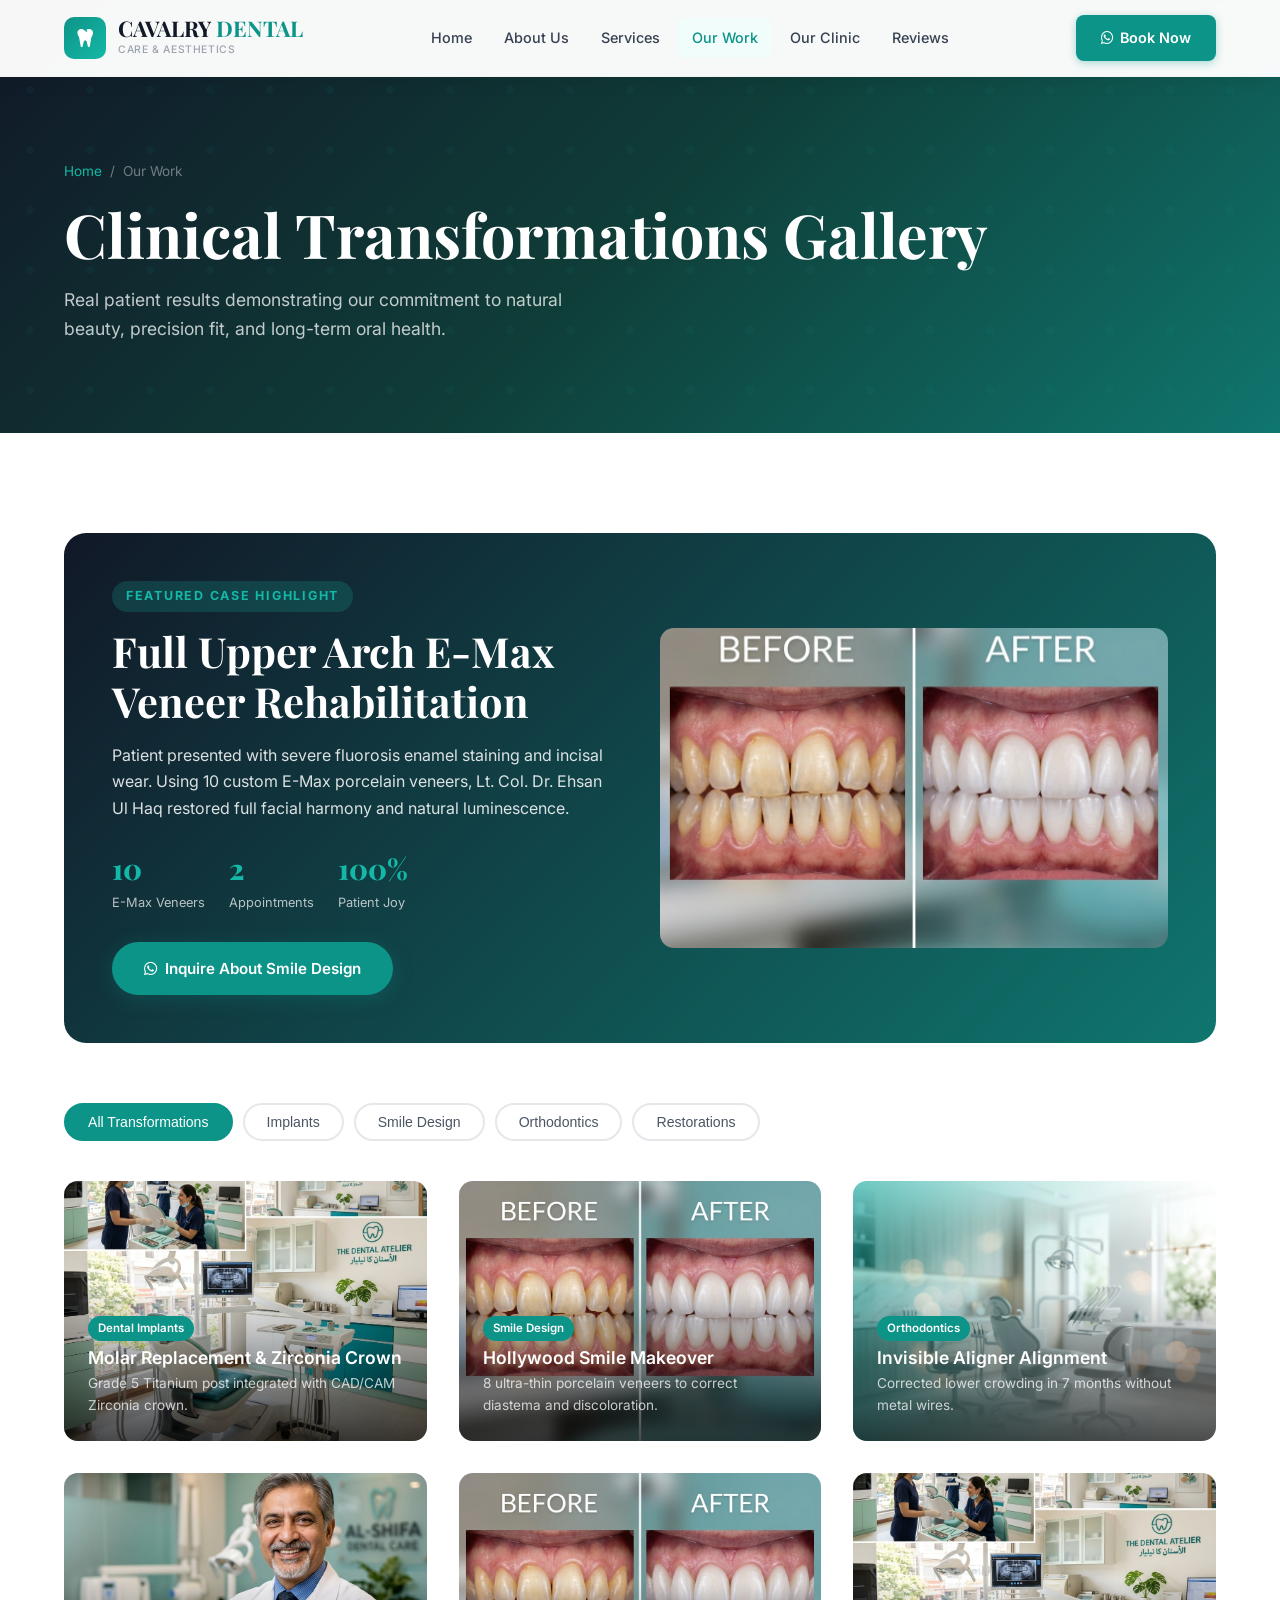
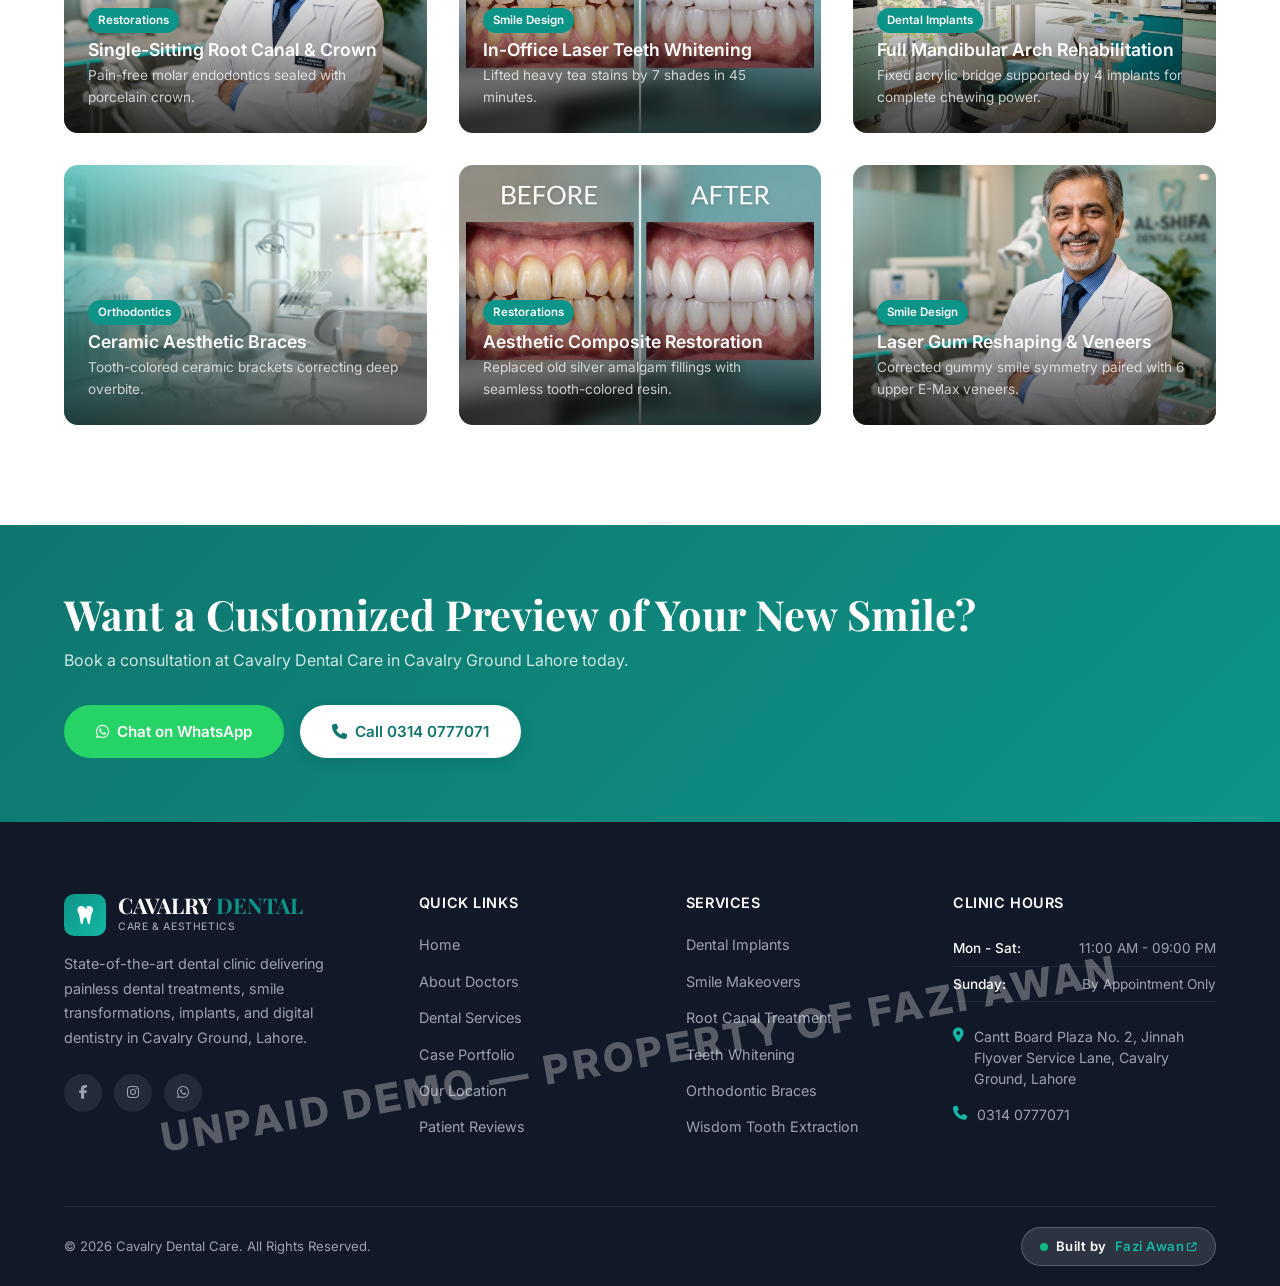
<file: work.html>
<!DOCTYPE html>
<html lang="en">
<head>
  <meta charset="UTF-8" />
  <meta name="viewport" content="width=device-width, initial-scale=1.0" />
  <title>Our Work — Cavalry Dental Care Lahore | Clinical Case Transformations</title>
  <meta name="description" content="Browse clinical smile transformations, dental implant cases, E-max veneers, and orthodontic alignments at Cavalry Dental Care in Cavalry Ground, Lahore." />
  <link rel="preconnect" href="https://fonts.googleapis.com" />
  <link rel="preconnect" href="https://fonts.gstatic.com" crossorigin />
  <link href="https://fonts.googleapis.com/css2?family=Inter:wght@300;400;500;600;700;800&family=Playfair+Display:wght@400;600;700&display=swap" rel="stylesheet" />
  <link rel="stylesheet" href="style.css" />
  <link rel="stylesheet" href="https://cdnjs.cloudflare.com/ajax/libs/font-awesome/6.5.0/css/all.min.css" />
  <style>
    .featured-case {
      background: linear-gradient(135deg, var(--gray-900), var(--teal-dark));
      border-radius: var(--radius-lg);
      padding: 48px;
      color: #fff;
      display: grid;
      grid-template-columns: 1fr 1fr;
      gap: 40px;
      align-items: center;
      margin-bottom: 60px;
    }
    .featured-case h2 { color: #fff; margin-bottom: 16px; }
    .featured-case p { color: rgba(255,255,255,0.85); font-size: 1rem; margin-bottom: 24px; }
    .featured-stats {
      display: flex;
      gap: 24px;
      flex-wrap: wrap;
      margin-bottom: 28px;
    }
    .f-stat .val { font-size: 1.8rem; font-weight: 800; font-family: 'Playfair Display', serif; color: var(--teal-light); }
    .f-stat .lbl { font-size: .8rem; color: rgba(255,255,255,0.7); }
    .featured-img { border-radius: var(--radius); overflow: hidden; height: 320px; }
    .featured-img img { width: 100%; height: 100%; object-fit: cover; }

    @media (max-width: 900px) {
      .featured-case { grid-template-columns: 1fr; padding: 32px; }
    }
  </style>
</head>
<body>

  <!-- SITE HEADER -->
  <header class="site-header scrolled" id="site-header">
    <div class="container nav-inner">
      <a href="index.html" class="nav-logo">
        <div class="nav-logo-icon"><i class="fa-solid fa-tooth"></i></div>
        <div>
          <div class="nav-logo-text">CAVALRY <span>DENTAL</span></div>
          <span class="nav-logo-sub">CARE & AESTHETICS</span>
        </div>
      </a>
      <nav class="nav-links">
        <a href="index.html">Home</a>
        <a href="about.html">About Us</a>
        <a href="services.html">Services</a>
        <a href="work.html" class="active">Our Work</a>
        <a href="office.html">Our Clinic</a>
        <a href="testimonials.html">Reviews</a>
      </nav>
      <div class="nav-right">
        <a href="https://wa.me/923140777071?text=Hello!%20I%20would%20like%20to%20book%20an%20appointment." class="nav-cta btn-whatsapp" target="_blank"><i class="fa-brands fa-whatsapp"></i> Book Now</a>
      </div>
      <button class="nav-toggle" id="nav-toggle" aria-label="Toggle navigation">
        <span></span><span></span><span></span>
      </button>
    </div>
  </header>

  <!-- MOBILE MENU -->
  <div class="mobile-menu" id="mobile-menu">
    <a href="index.html">Home</a>
    <a href="about.html">About Us</a>
    <a href="services.html">Services</a>
    <a href="work.html" class="active">Our Work</a>
    <a href="office.html">Our Clinic</a>
    <a href="testimonials.html">Reviews</a>
    <a href="https://wa.me/923140777071?text=Hello!%20I%20would%20like%20to%20book%20an%20appointment." class="nav-cta" target="_blank"><i class="fa-brands fa-whatsapp"></i> Book via WhatsApp</a>
  </div>

  <!-- PAGE HERO -->
  <section class="page-hero">
    <div class="container">
      <div class="breadcrumb">
        <a href="index.html">Home</a> <span>/</span> <span>Our Work</span>
      </div>
      <h1>Clinical Transformations Gallery</h1>
      <p>Real patient results demonstrating our commitment to natural beauty, precision fit, and long-term oral health.</p>
    </div>
  </section>

  <!-- WORK CONTENT -->
  <section class="section">
    <div class="container">
      
      <!-- FEATURED CASE -->
      <div class="featured-case fade-in">
        <div>
          <span class="section-label" style="background: rgba(20,184,166,0.2); color: var(--teal-light);">Featured Case Highlight</span>
          <h2>Full Upper Arch E-Max Veneer Rehabilitation</h2>
          <p>Patient presented with severe fluorosis enamel staining and incisal wear. Using 10 custom E-Max porcelain veneers, Lt. Col. Dr. Ehsan Ul Haq restored full facial harmony and natural luminescence.</p>
          <div class="featured-stats">
            <div class="f-stat">
              <div class="val">10</div>
              <div class="lbl">E-Max Veneers</div>
            </div>
            <div class="f-stat">
              <div class="val">2</div>
              <div class="lbl">Appointments</div>
            </div>
            <div class="f-stat">
              <div class="val">100%</div>
              <div class="lbl">Patient Joy</div>
            </div>
          </div>
          <a href="https://wa.me/923140777071?text=I'd%20like%20to%20inquire%20about%20a%20Smile%20Rehabilitation" class="btn btn-primary" target="_blank"><i class="fa-brands fa-whatsapp"></i> Inquire About Smile Design</a>
        </div>
        <div class="featured-img">
          <img src="smile_makeover.png" alt="E-Max Veneer Rehabilitation" />
        </div>
      </div>

      <!-- FILTER TABS -->
      <div class="filter-tabs fade-in">
        <button class="filter-tab active" data-cat="all">All Transformations</button>
        <button class="filter-tab" data-cat="implants">Implants</button>
        <button class="filter-tab" data-cat="smile">Smile Design</button>
        <button class="filter-tab" data-cat="ortho">Orthodontics</button>
        <button class="filter-tab" data-cat="restoration">Restorations</button>
      </div>

      <!-- WORK GRID (9 CARDS) -->
      <div class="grid-3 stagger">

        <!-- Case 1 -->
        <div class="work-card fade-in" data-cat="implants">
          <img src="clinic_interior.png" class="work-card-img" alt="Single Dental Implant Case" />
          <div class="work-card-overlay">
            <span class="work-tag">Dental Implants</span>
            <h4>Molar Replacement & Zirconia Crown</h4>
            <p>Grade 5 Titanium post integrated with CAD/CAM Zirconia crown.</p>
          </div>
        </div>

        <!-- Case 2 -->
        <div class="work-card fade-in" data-cat="smile">
          <img src="smile_makeover.png" class="work-card-img" alt="Hollywood Smile Case" />
          <div class="work-card-overlay">
            <span class="work-tag">Smile Design</span>
            <h4>Hollywood Smile Makeover</h4>
            <p>8 ultra-thin porcelain veneers to correct diastema and discoloration.</p>
          </div>
        </div>

        <!-- Case 3 -->
        <div class="work-card fade-in" data-cat="ortho">
          <img src="hero_bg.png" class="work-card-img" alt="Clear Aligners Case" />
          <div class="work-card-overlay">
            <span class="work-tag">Orthodontics</span>
            <h4>Invisible Aligner Alignment</h4>
            <p>Corrected lower crowding in 7 months without metal wires.</p>
          </div>
        </div>

        <!-- Case 4 -->
        <div class="work-card fade-in" data-cat="restoration">
          <img src="dr_ehsan.png" class="work-card-img" alt="Root Canal Case" />
          <div class="work-card-overlay">
            <span class="work-tag">Restorations</span>
            <h4>Single-Sitting Root Canal & Crown</h4>
            <p>Pain-free molar endodontics sealed with porcelain crown.</p>
          </div>
        </div>

        <!-- Case 5 -->
        <div class="work-card fade-in" data-cat="smile">
          <img src="smile_makeover.png" class="work-card-img" alt="Laser Whitening Case" />
          <div class="work-card-overlay">
            <span class="work-tag">Smile Design</span>
            <h4>In-Office Laser Teeth Whitening</h4>
            <p>Lifted heavy tea stains by 7 shades in 45 minutes.</p>
          </div>
        </div>

        <!-- Case 6 -->
        <div class="work-card fade-in" data-cat="implants">
          <img src="clinic_interior.png" class="work-card-img" alt="All-on-4 Implant Case" />
          <div class="work-card-overlay">
            <span class="work-tag">Dental Implants</span>
            <h4>Full Mandibular Arch Rehabilitation</h4>
            <p>Fixed acrylic bridge supported by 4 implants for complete chewing power.</p>
          </div>
        </div>

        <!-- Case 7 -->
        <div class="work-card fade-in" data-cat="ortho">
          <img src="hero_bg.png" class="work-card-img" alt="Ceramic Braces Case" />
          <div class="work-card-overlay">
            <span class="work-tag">Orthodontics</span>
            <h4>Ceramic Aesthetic Braces</h4>
            <p>Tooth-colored ceramic brackets correcting deep overbite.</p>
          </div>
        </div>

        <!-- Case 8 -->
        <div class="work-card fade-in" data-cat="restoration">
          <img src="smile_makeover.png" class="work-card-img" alt="Composite Inlay Case" />
          <div class="work-card-overlay">
            <span class="work-tag">Restorations</span>
            <h4>Aesthetic Composite Restoration</h4>
            <p>Replaced old silver amalgam fillings with seamless tooth-colored resin.</p>
          </div>
        </div>

        <!-- Case 9 -->
        <div class="work-card fade-in" data-cat="smile">
          <img src="dr_ehsan.png" class="work-card-img" alt="Gum Recontouring Case" />
          <div class="work-card-overlay">
            <span class="work-tag">Smile Design</span>
            <h4>Laser Gum Reshaping & Veneers</h4>
            <p>Corrected gummy smile symmetry paired with 6 upper E-Max veneers.</p>
          </div>
        </div>

      </div>
    </div>
  </section>

  <!-- CONTACT STRIP -->
  <section class="contact-strip">
    <div class="container">
      <div class="contact-strip-inner">
        <div>
          <h2>Want a Customized Preview of Your New Smile?</h2>
          <p>Book a consultation at Cavalry Dental Care in Cavalry Ground Lahore today.</p>
        </div>
        <div class="contact-strip-btns">
          <a href="https://wa.me/923140777071?text=Hello!%20I'd%20like%20a%20Smile%20Transformation%20consultation." class="btn btn-whatsapp" target="_blank"><i class="fa-brands fa-whatsapp"></i> Chat on WhatsApp</a>
          <a href="tel:+923140777071" class="btn btn-white"><i class="fa-solid fa-phone"></i> Call 0314 0777071</a>
        </div>
      </div>
    </div>
  </section>

  <!-- FOOTER -->
  <footer class="site-footer">
    <div class="container">
      <div class="footer-grid">
        <div class="footer-brand">
          <a href="index.html" class="nav-logo">
            <div class="nav-logo-icon"><i class="fa-solid fa-tooth"></i></div>
            <div>
              <div class="nav-logo-text">CAVALRY <span>DENTAL</span></div>
              <span class="nav-logo-sub">CARE & AESTHETICS</span>
            </div>
          </a>
          <p>State-of-the-art dental clinic delivering painless dental treatments, smile transformations, implants, and digital dentistry in Cavalry Ground, Lahore.</p>
          <div class="footer-social">
            <a href="https://facebook.com" target="_blank" aria-label="Facebook"><i class="fa-brands fa-facebook-f"></i></a>
            <a href="https://instagram.com" target="_blank" aria-label="Instagram"><i class="fa-brands fa-instagram"></i></a>
            <a href="https://wa.me/923140777071" target="_blank" aria-label="WhatsApp"><i class="fa-brands fa-whatsapp"></i></a>
          </div>
        </div>

        <div class="footer-col">
          <h4>Quick Links</h4>
          <ul>
            <li><a href="index.html">Home</a></li>
            <li><a href="about.html">About Doctors</a></li>
            <li><a href="services.html">Dental Services</a></li>
            <li><a href="work.html">Case Portfolio</a></li>
            <li><a href="office.html">Our Location</a></li>
            <li><a href="testimonials.html">Patient Reviews</a></li>
          </ul>
        </div>

        <div class="footer-col">
          <h4>Services</h4>
          <ul>
            <li><a href="services.html">Dental Implants</a></li>
            <li><a href="services.html">Smile Makeovers</a></li>
            <li><a href="services.html">Root Canal Treatment</a></li>
            <li><a href="services.html">Teeth Whitening</a></li>
            <li><a href="services.html">Orthodontic Braces</a></li>
            <li><a href="services.html">Wisdom Tooth Extraction</a></li>
          </ul>
        </div>

        <div class="footer-col">
          <h4>Clinic Hours</h4>
          <div class="footer-hours-row"><span>Mon - Sat:</span> <span>11:00 AM - 09:00 PM</span></div>
          <div class="footer-hours-row"><span>Sunday:</span> <span>By Appointment Only</span></div>
          
          <div style="margin-top: 24px;">
            <div class="footer-contact-item">
              <i class="fa-solid fa-location-dot icon"></i>
              <span>Cantt Board Plaza No. 2, Jinnah Flyover Service Lane, Cavalry Ground, Lahore</span>
            </div>
            <div class="footer-contact-item">
              <i class="fa-solid fa-phone icon"></i>
              <span>0314 0777071</span>
            </div>
          </div>
        </div>
      </div>

      <div class="footer-bottom footer-bottom-split">
        <div>© 2026 Cavalry Dental Care. All Rights Reserved.</div>
        <p class="footer-credit"><span class="dot"></span> Built by <a href="https://fazi-awan-portfolio.vercel.app/" target="_blank" rel="noopener">Fazi Awan <i class="fa-solid fa-arrow-up-right-from-square"></i></a></p>
      </div>
    </div>
  </footer>

  <script src="shared.js"></script>
</body>
</html>
</file>
<file: style.css>
/* =============================================
   CAVALRY DENTAL CARE — SHARED STYLESHEET
   Based on Dental House Design System
   ============================================= */

@import url('https://fonts.googleapis.com/css2?family=Inter:wght@300;400;500;600;700;800&family=Playfair+Display:wght@400;600;700&display=swap');

/* ——— CSS Variables ——— */
:root {
  --teal: #0d9488;
  --teal-light: #14b8a6;
  --teal-dark: #0f766e;
  --teal-pale: #ccfbf1;
  --teal-bg: #f0fdfa;
  --white: #ffffff;
  --off-white: #f8fafc;
  --gray-50: #f9fafb;
  --gray-100: #f3f4f6;
  --gray-200: #e5e7eb;
  --gray-400: #9ca3af;
  --gray-600: #4b5563;
  --gray-700: #374151;
  --gray-800: #1f2937;
  --gray-900: #111827;
  --gold: #f59e0b;
  --shadow-sm: 0 1px 3px rgba(0, 0, 0, .08), 0 1px 2px rgba(0, 0, 0, .06);
  --shadow-md: 0 4px 16px rgba(0, 0, 0, .10);
  --shadow-lg: 0 10px 40px rgba(0, 0, 0, .12);
  --shadow-teal: 0 4px 20px rgba(13, 148, 136, .25);
  --radius: 14px;
  --radius-lg: 22px;
  --transition: .3s cubic-bezier(.4, 0, .2, 1);
}

/* ——— Reset & Base ——— */
*,
*::before,
*::after {
  box-sizing: border-box;
  margin: 0;
  padding: 0;
}

html {
  scroll-behavior: smooth;
  font-size: 16px;
}

body {
  font-family: 'Inter', sans-serif;
  color: var(--gray-800);
  background: var(--white);
  line-height: 1.65;
  overflow-x: hidden;
}

img {
  max-width: 100%;
  height: auto;
  display: block;
}

a {
  text-decoration: none;
  color: inherit;
}

ul {
  list-style: none;
}

/* ——— Typography ——— */
h1,
h2,
h3,
h4 {
  font-family: 'Playfair Display', serif;
  line-height: 1.2;
  color: var(--gray-900);
}

h1 {
  font-size: clamp(2.2rem, 5vw, 3.8rem);
}

h2 {
  font-size: clamp(1.8rem, 3.5vw, 2.6rem);
}

h3 {
  font-size: clamp(1.2rem, 2.5vw, 1.6rem);
}

h4 {
  font-size: 1.1rem;
  font-family: 'Inter', sans-serif;
  font-weight: 600;
}

p {
  color: var(--gray-600);
  font-size: 1rem;
}

/* ——— Utility ——— */
.container {
  max-width: 1200px;
  margin: 0 auto;
  padding: 0 24px;
}

.section-label {
  display: inline-block;
  font-size: .78rem;
  font-weight: 700;
  letter-spacing: .14em;
  text-transform: uppercase;
  color: var(--teal);
  background: var(--teal-pale);
  padding: 5px 14px;
  border-radius: 50px;
  margin-bottom: 14px;
}

.section-title {
  margin-bottom: 14px;
}

.section-subtitle {
  font-size: 1.05rem;
  color: var(--gray-600);
  max-width: 620px;
  margin-bottom: 48px;
}

.text-center {
  text-align: center;
}

.text-center .section-subtitle {
  margin-left: auto;
  margin-right: auto;
}

/* ——— Buttons ——— */
.btn {
  display: inline-flex;
  align-items: center;
  gap: 8px;
  padding: 14px 32px;
  border-radius: 50px;
  font-family: 'Inter', sans-serif;
  font-size: .95rem;
  font-weight: 600;
  cursor: pointer;
  border: none;
  transition: var(--transition);
  white-space: nowrap;
}

.btn-primary {
  background: var(--teal);
  color: #fff;
  box-shadow: var(--shadow-teal);
}

.btn-primary:hover {
  background: var(--teal-dark);
  transform: translateY(-2px);
  box-shadow: 0 8px 28px rgba(13, 148, 136, .35);
}

.btn-outline {
  background: transparent;
  color: var(--teal);
  border: 2px solid var(--teal);
}

.btn-outline:hover {
  background: var(--teal);
  color: #fff;
  transform: translateY(-2px);
}

.btn-white {
  background: #fff;
  color: var(--teal-dark);
  box-shadow: var(--shadow-md);
}

.btn-white:hover {
  background: var(--teal-pale);
  transform: translateY(-2px);
}

.btn-whatsapp {
  background: #25d366;
  color: #fff;
}

.btn-whatsapp:hover {
  background: #1da851;
  transform: translateY(-2px);
}

/* ——— NAVIGATION ——— */
.site-header {
  position: fixed;
  top: 0;
  left: 0;
  right: 0;
  z-index: 1000;
  transition: background var(--transition), box-shadow var(--transition), border-color var(--transition);
  padding: 0;
  border-bottom: 1px solid rgba(255, 255, 255, .08);
}

.site-header.scrolled {
  background: rgba(255, 255, 255, .97);
  backdrop-filter: blur(16px);
  -webkit-backdrop-filter: blur(16px);
  border-bottom: 1px solid var(--gray-100);
  box-shadow: 0 2px 20px rgba(0, 0, 0, .08);
}

.site-header.transparent {
  background: transparent;
  border-bottom: 1px solid rgba(255, 255, 255, .08);
}

.nav-inner {
  display: flex;
  align-items: center;
  height: 76px;
  gap: 24px;
}

.nav-logo {
  display: flex;
  align-items: center;
  gap: 12px;
  flex-shrink: 0;
}

.nav-logo-icon {
  width: 42px;
  height: 42px;
  background: linear-gradient(135deg, var(--teal), var(--teal-light));
  border-radius: 10px;
  display: flex;
  align-items: center;
  justify-content: center;
  color: #fff;
  font-size: 1.3rem;
}

.nav-logo-text {
  font-family: 'Playfair Display', serif;
  font-size: 1.35rem;
  font-weight: 700;
  color: var(--gray-900);
  line-height: 1;
  transition: color var(--transition);
}

.nav-logo-text span {
  color: var(--teal);
}

.nav-logo-sub {
  font-size: .65rem;
  font-weight: 500;
  color: var(--gray-400);
  letter-spacing: .06em;
  display: block;
  margin-top: 2px;
  transition: color var(--transition);
}

.site-header.transparent .nav-logo-text {
  color: #fff;
}

.site-header.transparent .nav-logo-text span {
  color: var(--teal-light);
}

.site-header.transparent .nav-logo-sub {
  color: rgba(255, 255, 255, .72);
}

.nav-links {
  flex: 1;
  display: flex;
  align-items: center;
  justify-content: center;
  gap: 4px;
}

.nav-links a {
  padding: 8px 14px;
  border-radius: 6px;
  font-size: .9rem;
  font-weight: 500;
  color: var(--gray-700);
  transition: color var(--transition), background var(--transition);
  white-space: nowrap;
}

.nav-links a:hover,
.nav-links a.active {
  color: var(--teal);
  background: var(--teal-bg);
}

.site-header.transparent .nav-links a {
  color: rgba(255, 255, 255, .88);
}

.site-header.transparent .nav-links a:hover,
.site-header.transparent .nav-links a.active {
  color: #fff;
  background: rgba(255, 255, 255, .12);
}

.nav-right {
  display: flex;
  align-items: center;
  gap: 16px;
  flex-shrink: 0;
}

.nav-phone {
  display: flex;
  align-items: center;
  gap: 6px;
  font-size: .9rem;
  font-weight: 600;
  color: var(--gray-700);
  transition: color var(--transition);
  white-space: nowrap;
}

.nav-phone:hover {
  color: var(--teal);
}

.site-header.transparent .nav-phone {
  color: rgba(255, 255, 255, .88);
}

.site-header.transparent .nav-phone:hover {
  color: #fff;
}

.nav-cta {
  display: inline-flex;
  align-items: center;
  justify-content: center;
  gap: 6px;
  padding: 10px 24px;
  font-size: .9rem;
  font-weight: 600;
  white-space: nowrap;
  cursor: pointer;
  border-radius: 50px;
  border: 1px solid rgba(255, 255, 255, .4);
  background: rgba(255, 255, 255, .15);
  color: #fff;
  backdrop-filter: blur(8px);
  -webkit-backdrop-filter: blur(8px);
  transition: background var(--transition), border-color var(--transition), transform var(--transition), box-shadow var(--transition), color var(--transition), border-radius var(--transition);
}

.nav-cta:hover {
  background: rgba(255, 255, 255, .28);
  border-color: rgba(255, 255, 255, .7);
  transform: translateY(-1px);
  box-shadow: 0 4px 16px rgba(0, 0, 0, .18);
}

.site-header.scrolled .nav-cta {
  background: var(--teal);
  border-color: transparent;
  color: #fff;
  border-radius: 8px;
  box-shadow: 0 2px 8px rgba(13, 148, 136, .35);
}

.site-header.scrolled .nav-cta:hover {
  background: var(--teal-dark);
  transform: translateY(-1px);
  box-shadow: 0 4px 16px rgba(13, 148, 136, .45);
}

.nav-toggle {
  display: none;
  flex-direction: column;
  justify-content: center;
  gap: 5px;
  width: 36px;
  height: 36px;
  padding: 4px;
  background: none;
  border: none;
  cursor: pointer;
  border-radius: 6px;
  transition: background var(--transition);
  margin-left: auto;
}

.nav-toggle:hover {
  background: rgba(255, 255, 255, .12);
}

.nav-toggle span {
  display: block;
  height: 2px;
  background: var(--gray-700);
  border-radius: 2px;
  transition: transform 250ms ease, opacity 250ms ease, background 350ms ease;
}

.site-header.transparent .nav-toggle span {
  background: #fff;
}

.site-header.scrolled .nav-toggle span {
  background: var(--gray-700);
}

.site-header.scrolled .nav-toggle:hover {
  background: var(--gray-100);
}

.nav-toggle.open span:nth-child(1) {
  transform: translateY(7px) rotate(45deg);
}

.nav-toggle.open span:nth-child(2) {
  opacity: 0;
}

.nav-toggle.open span:nth-child(3) {
  transform: translateY(-7px) rotate(-45deg);
}

.mobile-menu {
  display: none;
  position: fixed;
  top: 76px;
  left: 0;
  right: 0;
  background: rgba(255, 255, 255, .98);
  backdrop-filter: blur(12px);
  border-top: 1px solid var(--gray-100);
  padding: 16px 24px 24px;
  z-index: 999;
  box-shadow: var(--shadow-lg);
}

.mobile-menu.open {
  display: block;
}

.mobile-menu a {
  display: block;
  padding: 14px 0;
  border-bottom: 1px solid var(--gray-100);
  font-size: 1rem;
  font-weight: 500;
  color: var(--gray-700);
}

.mobile-menu a:last-child {
  border-bottom: none;
}

.mobile-menu a.nav-cta {
  display: flex;
  align-items: center;
  justify-content: center;
  background: var(--teal);
  color: #fff;
  padding: 14px 24px;
  border-radius: 50px;
  text-align: center;
  margin-top: 12px;
  border-bottom: none;
}

/* ——— FOOTER ——— */
.site-footer {
  position: relative;
  overflow: hidden;
  background: var(--gray-900);
  color: var(--gray-400);
  padding: 72px 0 0;
}

.site-footer::after {
  content: "UNPAID DEMO — PROPERTY OF FAZI AWAN";
  position: absolute;
  top: 50%;
  left: 50%;
  transform: translate(-50%, -50%) rotate(-10deg);
  font-size: clamp(1.2rem, 3.5vw, 2.5rem);
  font-weight: 800;
  color: rgba(255, 255, 255, 0.30);
  pointer-events: none;
  z-index: 5;
  white-space: nowrap;
  letter-spacing: 0.1em;
  text-transform: uppercase;
  user-select: none;
  -webkit-user-select: none;
}

.footer-grid {
  display: grid;
  grid-template-columns: 1.4fr 1fr 1fr 1.2fr;
  gap: 48px;
  padding-bottom: 56px;
  border-bottom: 1px solid rgba(255, 255, 255, .08);
}

.footer-brand .nav-logo-text {
  color: #fff;
}

.footer-brand p {
  color: var(--gray-400);
  margin: 16px 0 24px;
  font-size: .9rem;
  line-height: 1.7;
}

.footer-social {
  display: flex;
  gap: 12px;
}

.footer-social a {
  width: 38px;
  height: 38px;
  border-radius: 50%;
  background: rgba(255, 255, 255, .08);
  display: flex;
  align-items: center;
  justify-content: center;
  color: var(--gray-400);
  font-size: .85rem;
  transition: var(--transition);
}

.footer-social a:hover {
  background: var(--teal);
  color: #fff;
}

.footer-credit {
  display: inline-flex;
  align-items: center;
  gap: 8px;
  background: rgba(255, 255, 255, .12);
  backdrop-filter: blur(8px);
  border: 1px solid rgba(255, 255, 255, .2);
  color: #fff;
  padding: 8px 18px;
  border-radius: 50px;
  font-size: .82rem;
  font-weight: 600;
  letter-spacing: .04em;
  margin: 20px 0 0;
  white-space: nowrap;
  width: fit-content;
}
.footer-credit .dot {
  width: 8px; height: 8px;
  background: #10b981;
  border-radius: 50%;
  animation: pulse 1.5s infinite;
  flex-shrink: 0;
}
.footer-credit a {
  color: var(--teal-light);
  transition: color .3s, transform .3s;
  display: inline-flex;
  align-items: center;
  gap: 3px;
}
.footer-credit a:hover {
  color: var(--teal);
}
.footer-credit a i {
  font-size: .7em;
  transition: transform .3s;
}
.footer-credit a:hover i {
  transform: translate(1px, -1px);
}

.footer-col h4 {
  color: #fff;
  font-family: 'Inter', sans-serif;
  font-size: .9rem;
  font-weight: 600;
  letter-spacing: .04em;
  margin-bottom: 20px;
  text-transform: uppercase;
}

.footer-col ul li {
  margin-bottom: 10px;
}

.footer-col ul li a {
  color: var(--gray-400);
  font-size: .9rem;
  transition: color var(--transition);
}

.footer-col ul li a:hover {
  color: var(--teal-light);
}

.footer-contact-item {
  display: flex;
  gap: 10px;
  margin-bottom: 14px;
  color: var(--gray-400);
  font-size: .88rem;
  line-height: 1.5;
}

.footer-contact-item .icon {
  color: var(--teal-light);
  margin-top: 2px;
  flex-shrink: 0;
}

.footer-hours-row {
  display: flex;
  justify-content: space-between;
  gap: 12px;
  font-size: .85rem;
  padding: 6px 0;
  border-bottom: 1px solid rgba(255, 255, 255, .06);
  color: var(--gray-400);
}

.footer-hours-row span:first-child {
  font-weight: 500;
  color: #fff;
}

.footer-bottom {
  display: flex;
  align-items: center;
  justify-content: center;
  padding: 20px 0;
  font-size: .82rem;
  gap: 16px;
  flex-wrap: wrap;
}

.footer-bottom-split {
  justify-content: space-between;
}

.footer-bottom-split .footer-credit {
  margin: 0;
}

.footer-whatsapp {
  display: inline-flex;
  align-items: center;
  gap: 8px;
  background: #25d366;
  color: #fff;
  padding: 10px 20px;
  border-radius: 50px;
  font-size: .88rem;
  font-weight: 600;
  transition: var(--transition);
}

.footer-whatsapp:hover {
  background: #1da851;
  transform: translateY(-1px);
}

/* ——— PAGE HERO (inner pages) ——— */
.page-hero {
  background: linear-gradient(135deg, var(--gray-900) 0%, #0f3d38 50%, var(--teal-dark) 100%);
  padding: 160px 0 90px;
  position: relative;
  overflow: hidden;
}

.page-hero::before {
  content: '';
  position: absolute;
  inset: 0;
  background: url("data:image/svg+xml,%3Csvg width='60' height='60' viewBox='0 0 60 60' xmlns='http://www.w3.org/2000/svg'%3E%3Cg fill='none' fill-rule='evenodd'%3E%3Cg fill='%2314b8a6' fill-opacity='0.05'%3E%3Ccircle cx='30' cy='30' r='4'/%3E%3C/g%3E%3C/g%3E%3C/svg%3E");
}

.page-hero .container {
  position: relative;
  z-index: 1;
}

.page-hero h1 {
  color: #fff;
}

.page-hero p {
  color: rgba(255, 255, 255, .75);
  max-width: 560px;
  font-size: 1.1rem;
  margin-top: 14px;
}

.breadcrumb {
  display: flex;
  align-items: center;
  gap: 8px;
  font-size: .85rem;
  color: rgba(255, 255, 255, .6);
  margin-bottom: 16px;
}

.breadcrumb a {
  color: var(--teal-light);
}

.breadcrumb span {
  color: rgba(255, 255, 255, .4);
}

/* ——— CARDS ——— */
.card {
  background: #fff;
  border-radius: var(--radius);
  box-shadow: var(--shadow-sm);
  border: 1px solid var(--gray-100);
  transition: transform var(--transition), box-shadow var(--transition);
  overflow: hidden;
}

.card:hover {
  transform: translateY(-6px);
  box-shadow: var(--shadow-lg);
}

/* ——— STATS STRIP ——— */
.stats-strip {
  background: var(--teal);
  padding: 48px 0;
}

.stats-grid {
  display: grid;
  grid-template-columns: repeat(auto-fit, minmax(160px, 1fr));
  gap: 32px;
  text-align: center;
}

.stat-item .number {
  font-family: 'Playfair Display', serif;
  font-size: 2.4rem;
  font-weight: 700;
  color: #fff;
  line-height: 1;
}

.stat-item .label {
  color: rgba(255, 255, 255, .8);
  font-size: .88rem;
  margin-top: 6px;
}

.stat-item .stars {
  color: #fde68a;
  font-size: 1.2rem;
  letter-spacing: 2px;
}

/* ——— SECTION SPACING ——— */
.section {
  padding: 100px 0;
}

.section-alt {
  background: var(--off-white);
}

.section-teal {
  background: var(--teal-bg);
}

/* ——— STAR RATING ——— */
.stars {
  color: var(--gold);
  letter-spacing: 2px;
}

/* ——— GRID LAYOUTS ——— */
.grid-2 {
  display: grid;
  grid-template-columns: repeat(2, 1fr);
  gap: 32px;
}

.grid-3 {
  display: grid;
  grid-template-columns: repeat(3, 1fr);
  gap: 32px;
}

.grid-4 {
  display: grid;
  grid-template-columns: repeat(4, 1fr);
  gap: 28px;
}

.grid-auto {
  display: grid;
  grid-template-columns: repeat(auto-fill, minmax(320px, 1fr));
  gap: 28px;
}

/* ——— SCROLL ANIMATIONS ——— */
.fade-in {
  opacity: 0;
  transform: translateY(28px);
  transition: opacity .7s ease, transform .7s ease;
}

.fade-in.visible {
  opacity: 1;
  transform: translateY(0);
}

.fade-in-left {
  opacity: 0;
  transform: translateX(-32px);
  transition: opacity .7s ease, transform .7s ease;
}

.fade-in-left.visible {
  opacity: 1;
  transform: translateX(0);
}

.fade-in-right {
  opacity: 0;
  transform: translateX(32px);
  transition: opacity .7s ease, transform .7s ease;
}

.fade-in-right.visible {
  opacity: 1;
  transform: translateX(0);
}

.stagger>*:nth-child(1) { transition-delay: .05s; }
.stagger>*:nth-child(2) { transition-delay: .15s; }
.stagger>*:nth-child(3) { transition-delay: .25s; }
.stagger>*:nth-child(4) { transition-delay: .35s; }
.stagger>*:nth-child(5) { transition-delay: .45s; }
.stagger>*:nth-child(6) { transition-delay: .55s; }

/* ——— CONTACT STRIP ——— */
.contact-strip {
  background: linear-gradient(135deg, var(--teal-dark), var(--teal));
  padding: 64px 0;
}

.contact-strip-inner {
  display: flex;
  align-items: center;
  justify-content: space-between;
  gap: 32px;
  flex-wrap: wrap;
}

.contact-strip h2 {
  color: #fff;
  margin-bottom: 8px;
}

.contact-strip p {
  color: rgba(255, 255, 255, .8);
}

.contact-strip-btns {
  display: flex;
  gap: 16px;
  flex-wrap: wrap;
}

/* ——— SERVICE ICON BOX ——— */
.service-icon {
  width: 60px;
  height: 60px;
  border-radius: 14px;
  background: var(--teal-bg);
  display: flex;
  align-items: center;
  justify-content: center;
  font-size: 1.6rem;
  color: var(--teal);
  margin-bottom: 20px;
  transition: background var(--transition), transform var(--transition), color var(--transition);
}

.card:hover .service-icon {
  background: var(--teal);
  color: #fff;
}

/* ——— TESTIMONIAL CARD ——— */
.testimonial-card {
  background: #fff;
  border-radius: var(--radius);
  padding: 32px;
  box-shadow: var(--shadow-sm);
  border: 1px solid var(--gray-100);
  transition: transform var(--transition), box-shadow var(--transition);
}

.testimonial-card:hover {
  transform: translateY(-5px);
  box-shadow: var(--shadow-lg);
}

.testimonial-card .quote-mark {
  font-size: 3rem;
  line-height: 1;
  color: var(--teal-pale);
  font-family: Georgia, serif;
  margin-bottom: 8px;
}

.testimonial-card p {
  font-size: .95rem;
  line-height: 1.7;
  color: var(--gray-600);
  margin-bottom: 20px;
}

.testimonial-author {
  display: flex;
  align-items: center;
  gap: 12px;
}

.testimonial-avatar {
  width: 44px;
  height: 44px;
  border-radius: 50%;
  background: linear-gradient(135deg, var(--teal), var(--teal-light));
  display: flex;
  align-items: center;
  justify-content: center;
  font-weight: 700;
  color: #fff;
  font-size: .9rem;
  flex-shrink: 0;
}

.testimonial-name {
  font-weight: 600;
  color: var(--gray-800);
  font-size: .9rem;
}

.testimonial-role {
  font-size: .8rem;
  color: var(--gray-400);
}

/* ——— MAP SECTION ——— */
.map-wrapper {
  border-radius: var(--radius-lg);
  overflow: hidden;
  box-shadow: var(--shadow-lg);
  height: 420px;
}

.map-wrapper iframe {
  width: 100%;
  height: 100%;
  border: none;
}

/* ——— WORK GALLERY ——— */
.work-card {
  position: relative;
  border-radius: var(--radius);
  overflow: hidden;
  background: var(--gray-100);
  cursor: pointer;
}

.work-card-img {
  width: 100%;
  height: 260px;
  object-fit: cover;
  transition: transform .5s ease;
}

.work-card:hover .work-card-img {
  transform: scale(1.06);
}

.work-card-overlay {
  position: absolute;
  bottom: 0;
  left: 0;
  right: 0;
  padding: 24px;
  background: linear-gradient(to top, rgba(0, 0, 0, .7) 0%, transparent 100%);
  color: #fff;
}

.work-card-overlay h4 {
  color: #fff;
  margin-bottom: 4px;
}

.work-card-overlay p {
  color: rgba(255, 255, 255, .75);
  font-size: .85rem;
  margin: 0;
}

.work-tag {
  display: inline-block;
  background: var(--teal);
  color: #fff;
  padding: 3px 10px;
  border-radius: 50px;
  font-size: .72rem;
  font-weight: 600;
  margin-bottom: 6px;
}

/* ——— FILTER TABS ——— */
.filter-tabs {
  display: flex;
  gap: 10px;
  flex-wrap: wrap;
  margin-bottom: 40px;
}

.filter-tab {
  padding: 9px 22px;
  border-radius: 50px;
  border: 2px solid var(--gray-200);
  background: #fff;
  font-size: .88rem;
  font-weight: 500;
  color: var(--gray-600);
  cursor: pointer;
  transition: var(--transition);
}

.filter-tab.active,
.filter-tab:hover {
  background: var(--teal);
  color: #fff;
  border-color: var(--teal);
}

/* ——— OFFICE / GALLERY ——— */
.office-gallery {
  display: grid;
  grid-template-columns: repeat(3, 1fr);
  grid-template-rows: repeat(2, 220px);
  gap: 16px;
}

.office-gallery-item {
  border-radius: 12px;
  overflow: hidden;
  position: relative;
}

.office-gallery-item:first-child {
  grid-row: span 2;
}

.office-gallery-item img {
  width: 100%;
  height: 100%;
  object-fit: cover;
  transition: transform .5s ease;
}

.office-gallery-item:hover img {
  transform: scale(1.05);
}

/* ——— HOURS TABLE ——— */
.hours-table {
  width: 100%;
  border-collapse: collapse;
}

.hours-table tr {
  border-bottom: 1px solid var(--gray-100);
}

.hours-table td {
  padding: 12px 0;
  font-size: .92rem;
}

.hours-table td:first-child {
  font-weight: 600;
  color: var(--gray-800);
}

.hours-table td:last-child {
  color: var(--gray-600);
  text-align: right;
}

.hours-table .today td {
  background: var(--teal-bg);
  padding: 12px 10px;
}

.hours-table .today td:first-child {
  color: var(--teal-dark);
}

.open-badge {
  display: inline-flex;
  align-items: center;
  gap: 6px;
  background: #d1fae5;
  color: #065f46;
  padding: 4px 12px;
  border-radius: 50px;
  font-size: .78rem;
  font-weight: 600;
}

.open-badge::before {
  content: '';
  width: 7px;
  height: 7px;
  background: #10b981;
  border-radius: 50%;
  animation: pulse 1.5s infinite;
}

@keyframes pulse {
  0%, 100% { opacity: 1; transform: scale(1); }
  50% { opacity: .5; transform: scale(1.3); }
}

/* ——— ACCORDION ——— */
.accordion-item {
  background: #fff;
  border: 1px solid var(--gray-200);
  border-radius: var(--radius);
  margin-bottom: 16px;
  overflow: hidden;
  transition: border-color var(--transition);
}

.accordion-header {
  padding: 20px 24px;
  display: flex;
  align-items: center;
  justify-content: space-between;
  cursor: pointer;
  background: #fff;
  font-weight: 600;
  font-size: 1.05rem;
  color: var(--gray-900);
}

.accordion-header i {
  color: var(--teal);
  transition: transform var(--transition);
}

.accordion-content {
  max-height: 0;
  overflow: hidden;
  transition: max-height 0.4s ease-out, padding 0.4s ease-out;
  padding: 0 24px;
  background: var(--gray-50);
}

.accordion-item.active .accordion-content {
  padding: 16px 24px 24px;
  max-height: 500px;
}

.accordion-item.active .accordion-header i {
  transform: rotate(180deg);
}

/* ——— HERO STYLING ——— */
.hero-section {
  position: relative;
  min-height: 100vh;
  display: flex;
  align-items: center;
  padding-top: 100px;
  background-size: cover;
  background-position: center;
}

.hero-overlay {
  position: absolute;
  inset: 0;
  background: linear-gradient(135deg, rgba(17, 24, 39, 0.88) 0%, rgba(15, 118, 110, 0.82) 100%);
}

.hero-content {
  position: relative;
  z-index: 2;
  color: #fff;
  max-width: 680px;
}

.hero-badge {
  display: inline-flex;
  align-items: center;
  gap: 8px;
  background: rgba(255, 255, 255, 0.15);
  backdrop-filter: blur(10px);
  padding: 8px 18px;
  border-radius: 50px;
  font-size: 0.85rem;
  font-weight: 600;
  color: #fff;
  margin-bottom: 20px;
  border: 1px solid rgba(255, 255, 255, 0.25);
}

.hero-title {
  color: #fff;
  font-size: clamp(2.5rem, 5.5vw, 4rem);
  margin-bottom: 20px;
  font-weight: 700;
}

.hero-subtitle {
  color: rgba(255, 255, 255, 0.88);
  font-size: 1.15rem;
  margin-bottom: 36px;
  line-height: 1.7;
}

.hero-buttons {
  display: flex;
  gap: 16px;
  flex-wrap: wrap;
}

.hero-stats-floating {
  position: relative;
  z-index: 2;
  display: flex;
  gap: 20px;
  margin-top: 48px;
}

.floating-stat-card {
  background: rgba(255, 255, 255, 0.15);
  backdrop-filter: blur(12px);
  border: 1px solid rgba(255, 255, 255, 0.2);
  padding: 16px 24px;
  border-radius: 16px;
  color: #fff;
}

.floating-stat-card .val {
  font-size: 1.5rem;
  font-weight: 800;
  font-family: 'Playfair Display', serif;
}

.floating-stat-card .lbl {
  font-size: 0.8rem;
  color: rgba(255, 255, 255, 0.8);
}

/* ——— RESPONSIVE ——— */
@media (max-width: 1024px) {
  .nav-links { display: none; }
  .nav-cta { display: none; }
  .nav-toggle { display: flex; }
  .footer-grid { grid-template-columns: 1fr 1fr; gap: 40px; }
  .grid-4 { grid-template-columns: repeat(2, 1fr); }
}

@media (max-width: 768px) {
  .nav-phone { display: none; }
  .grid-2, .grid-3, .grid-4 { grid-template-columns: 1fr; }
  .office-gallery { grid-template-columns: 1fr 1fr; grid-template-rows: auto; }
  .office-gallery-item:first-child { grid-row: span 1; }
  .contact-strip-inner { text-align: center; justify-content: center; }
  .section { padding: 56px 0; }
  
  /* Compact Mobile Footer — fits in one view */
  .site-footer { padding: 24px 0 0; }
  .footer-grid {
    grid-template-columns: 1fr 1fr;
    gap: 16px 12px;
    padding-bottom: 20px;
  }
  .footer-brand {
    grid-column: 1 / -1;
    display: flex;
    align-items: center;
    justify-content: space-between;
    flex-wrap: wrap;
    gap: 10px;
    margin-bottom: 4px;
    padding-bottom: 12px;
    border-bottom: 1px solid rgba(255,255,255,.06);
  }
  .footer-brand p { display: none; } /* Hide long descriptive paragraph on mobile for a sleek single-view footer */
  .footer-credit { margin: 0; font-size: .72rem; padding: 4px 12px; }
  .footer-social { gap: 8px; }
  .footer-social a { width: 30px; height: 30px; font-size: .75rem; }
  .footer-col h4 { margin-bottom: 8px; font-size: .75rem; letter-spacing: .03em; }
  .footer-col ul li { margin-bottom: 4px; }
  .footer-col ul li a { font-size: .78rem; }
  .footer-hours-row { font-size: .72rem; padding: 2px 0; border-bottom: none; }
  .footer-contact-item { font-size: .72rem; margin-bottom: 4px; gap: 6px; }
  .footer-col:nth-child(4) {
    grid-column: 1 / -1;
    margin-top: 0;
    border-top: 1px solid rgba(255,255,255,.06);
    padding-top: 12px;
    display: grid;
    grid-template-columns: 1fr 1fr;
    gap: 12px;
  }
  .footer-bottom {
    flex-direction: column;
    text-align: center;
    padding: 12px 0;
    gap: 8px;
    font-size: .72rem;
  }
  .footer-whatsapp { padding: 6px 14px; font-size: .75rem; }
  .stats-grid { grid-template-columns: repeat(2, 1fr); }
  .hero-buttons { flex-direction: column; }
}

@media (max-width: 480px) {
  .office-gallery { grid-template-columns: 1fr; }
  .container { padding: 0 16px; }
  .contact-strip-btns { flex-direction: column; width: 100%; }
  .contact-strip-btns .btn { width: 100%; justify-content: center; white-space: normal; text-align: center; }
  .footer-col:nth-child(4) { grid-template-columns: 1fr; }
}
</file>
